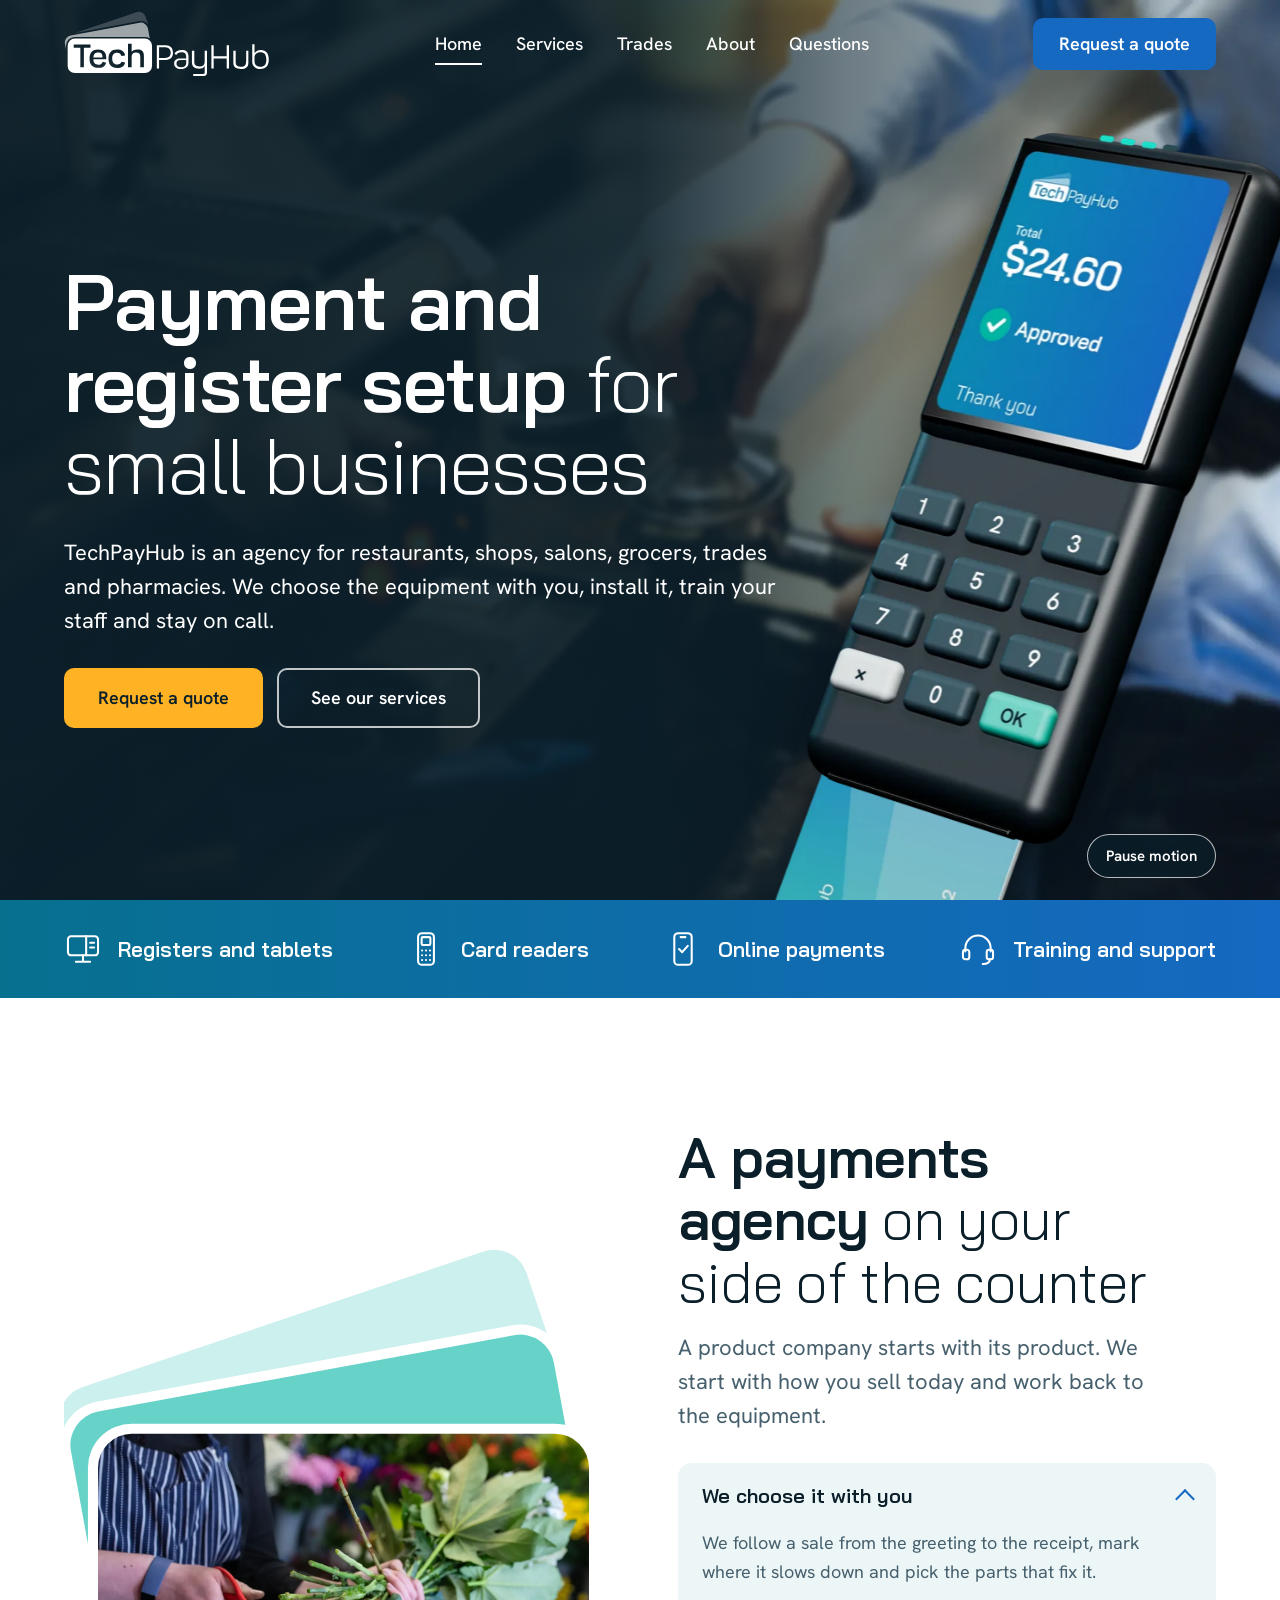
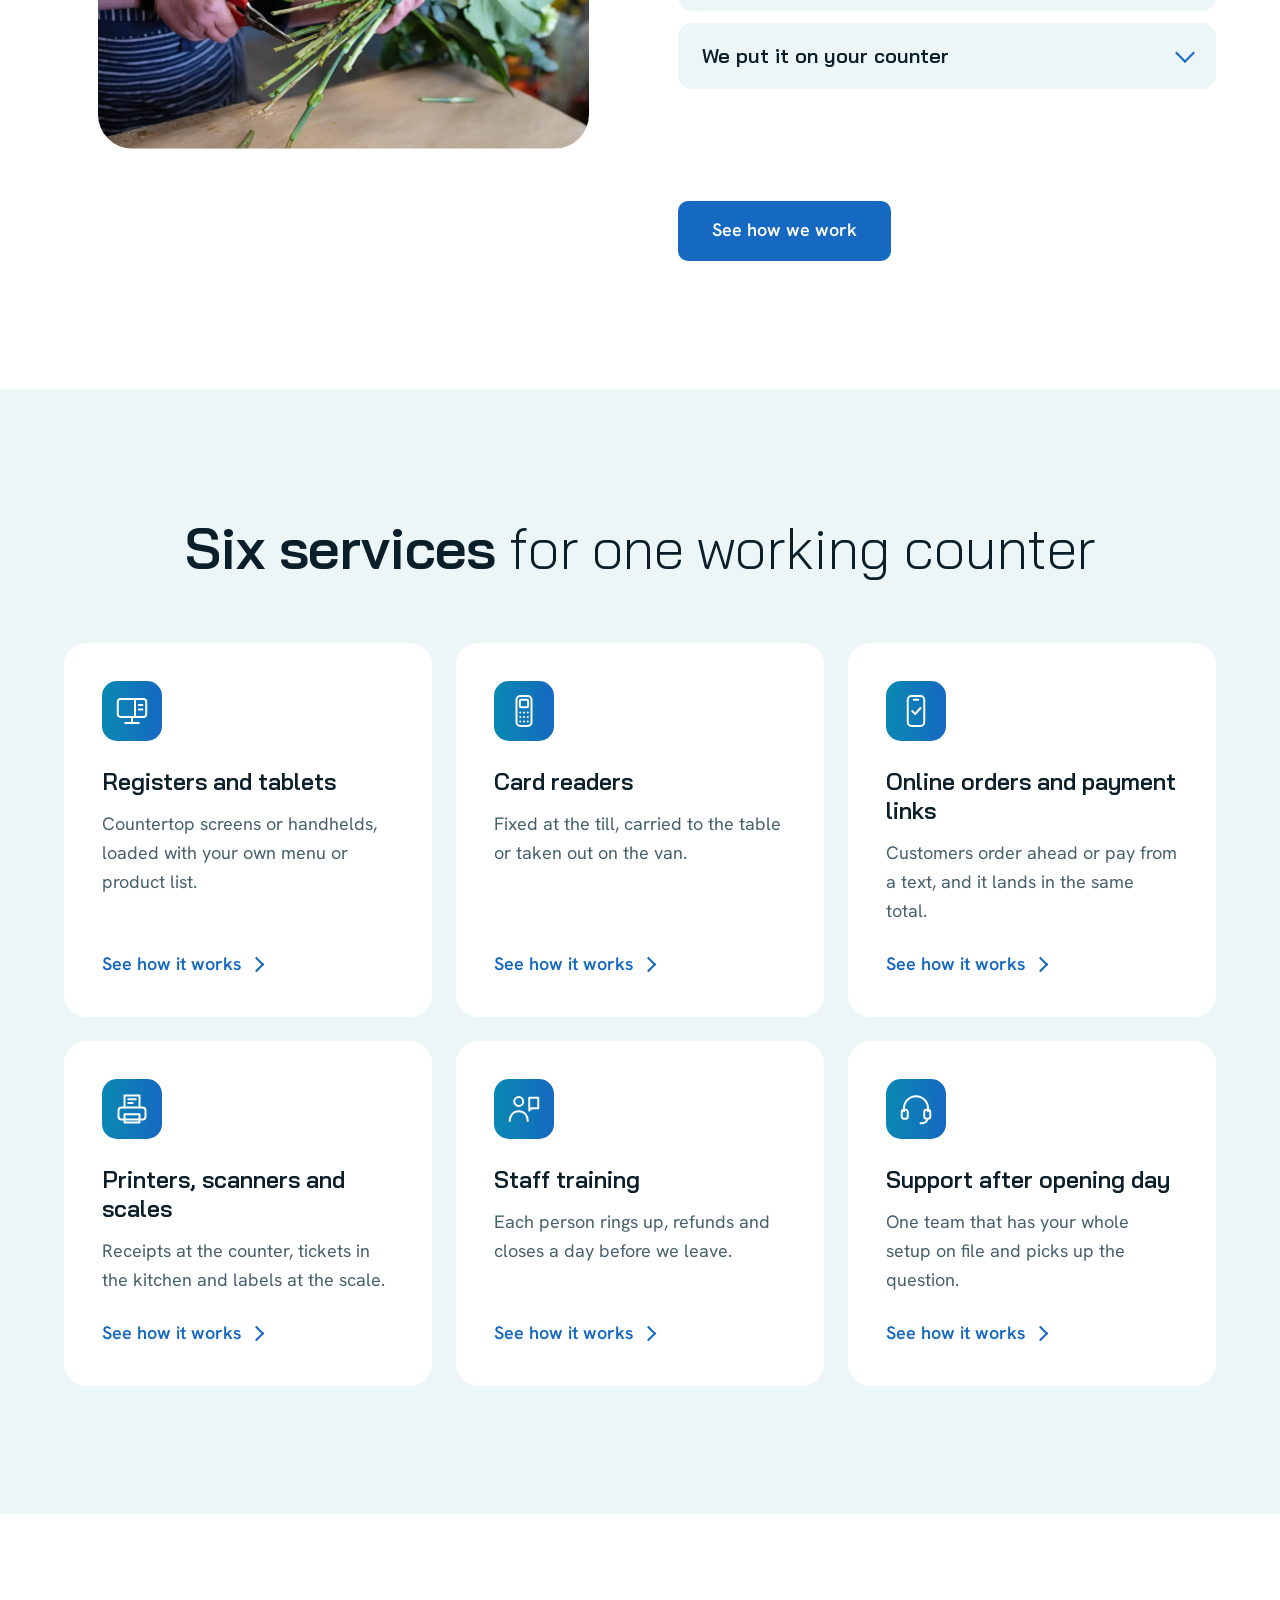
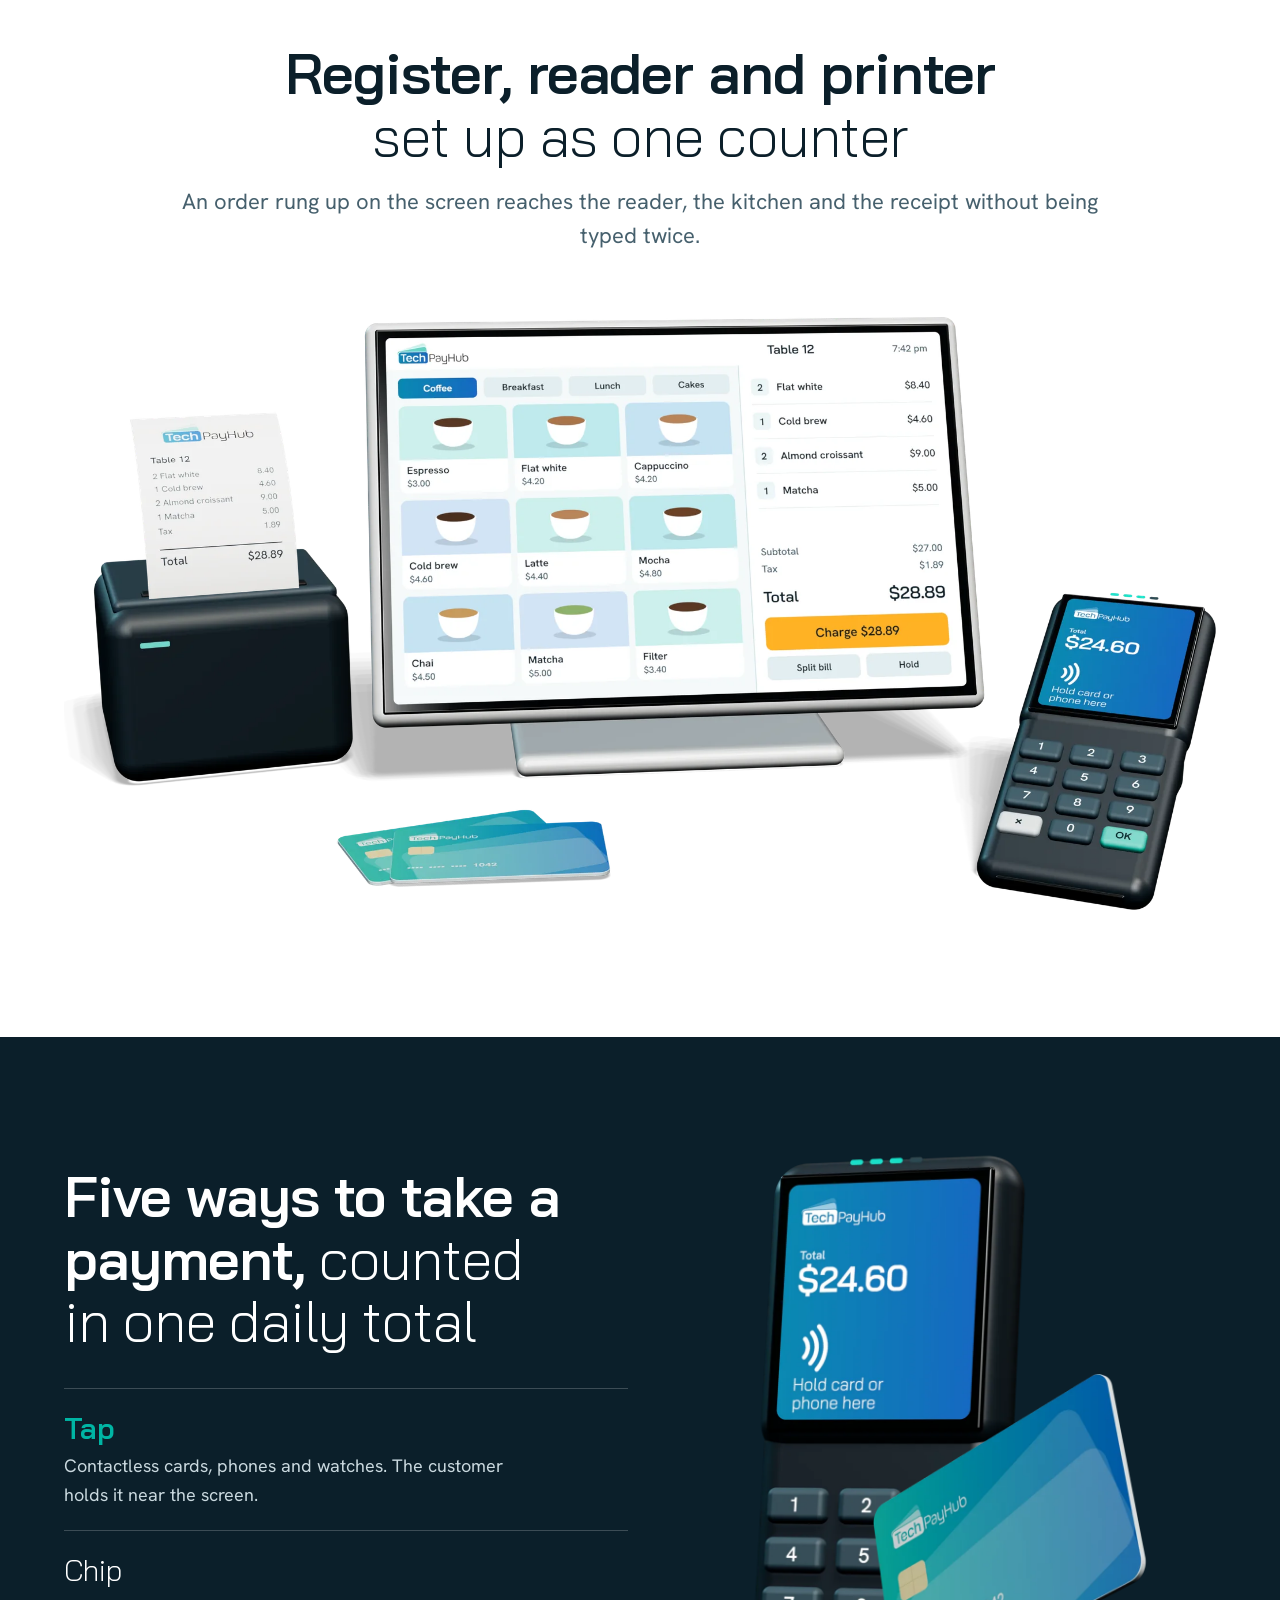
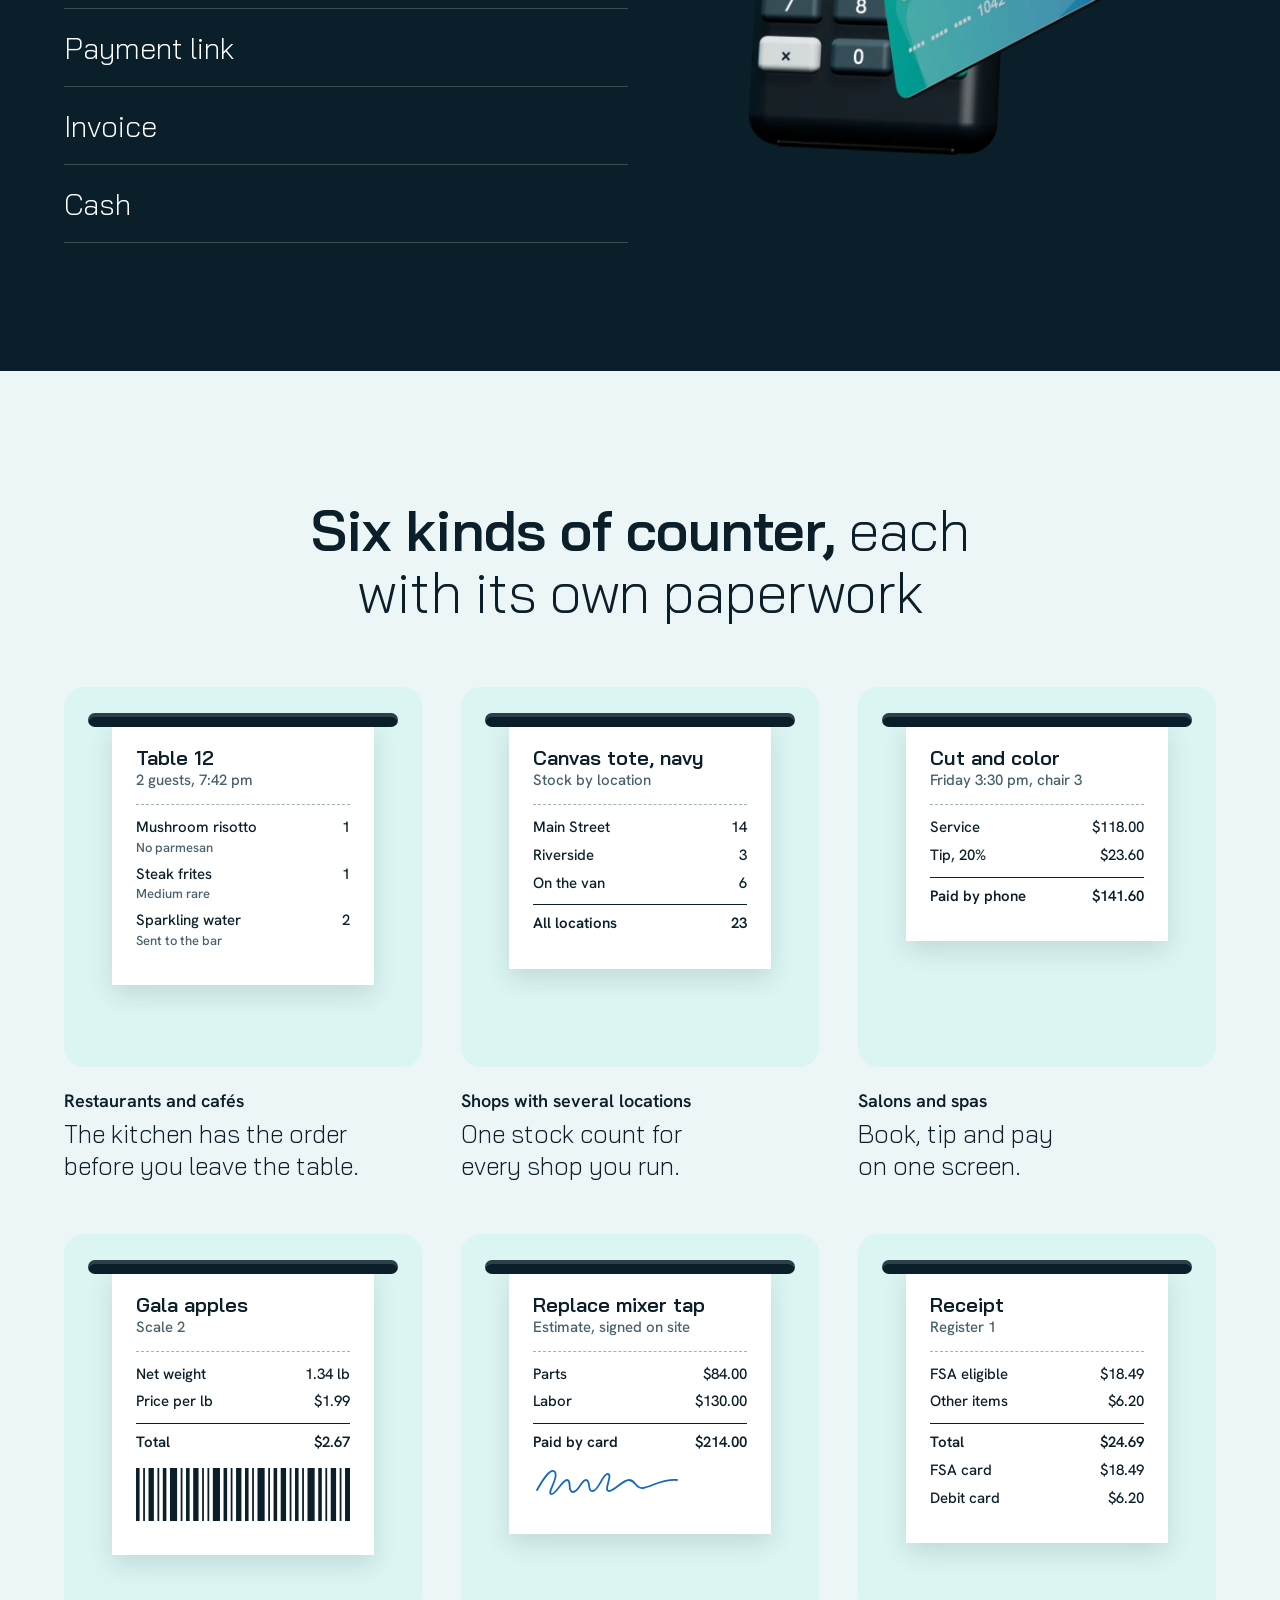
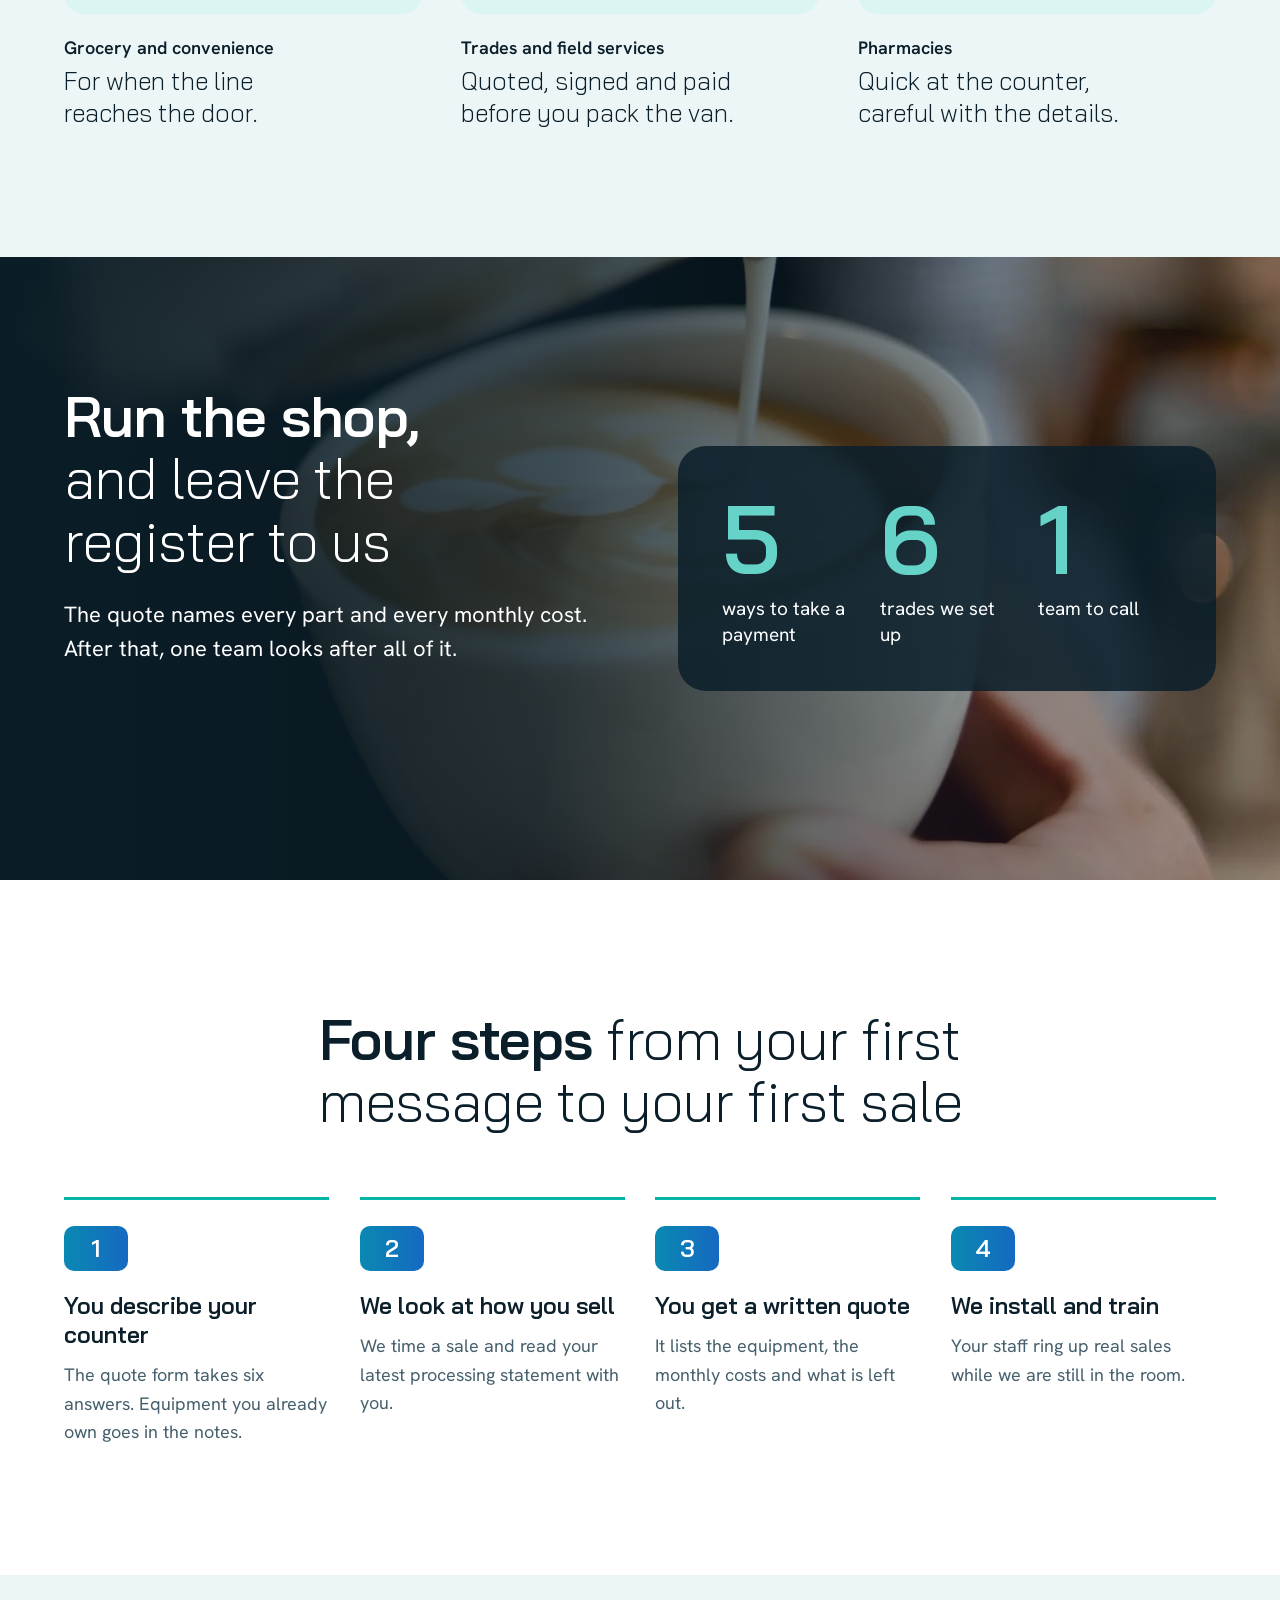
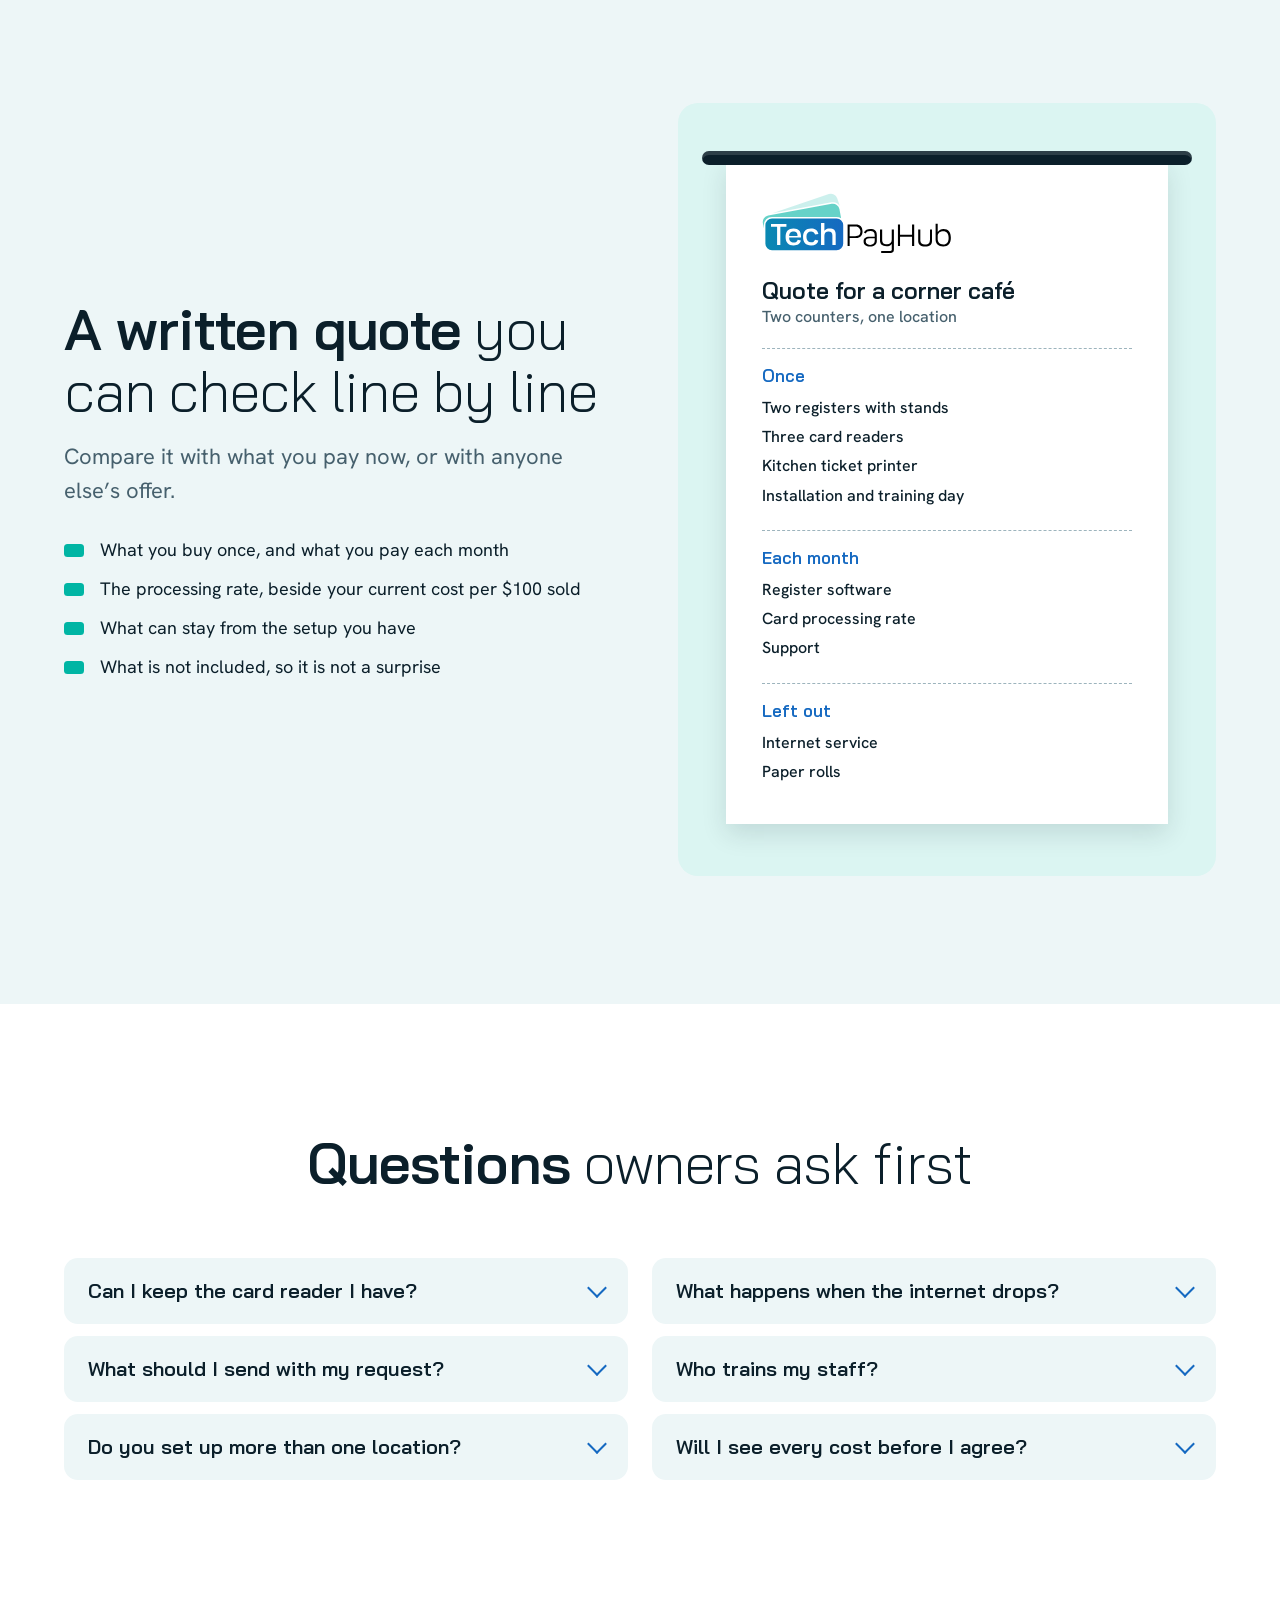
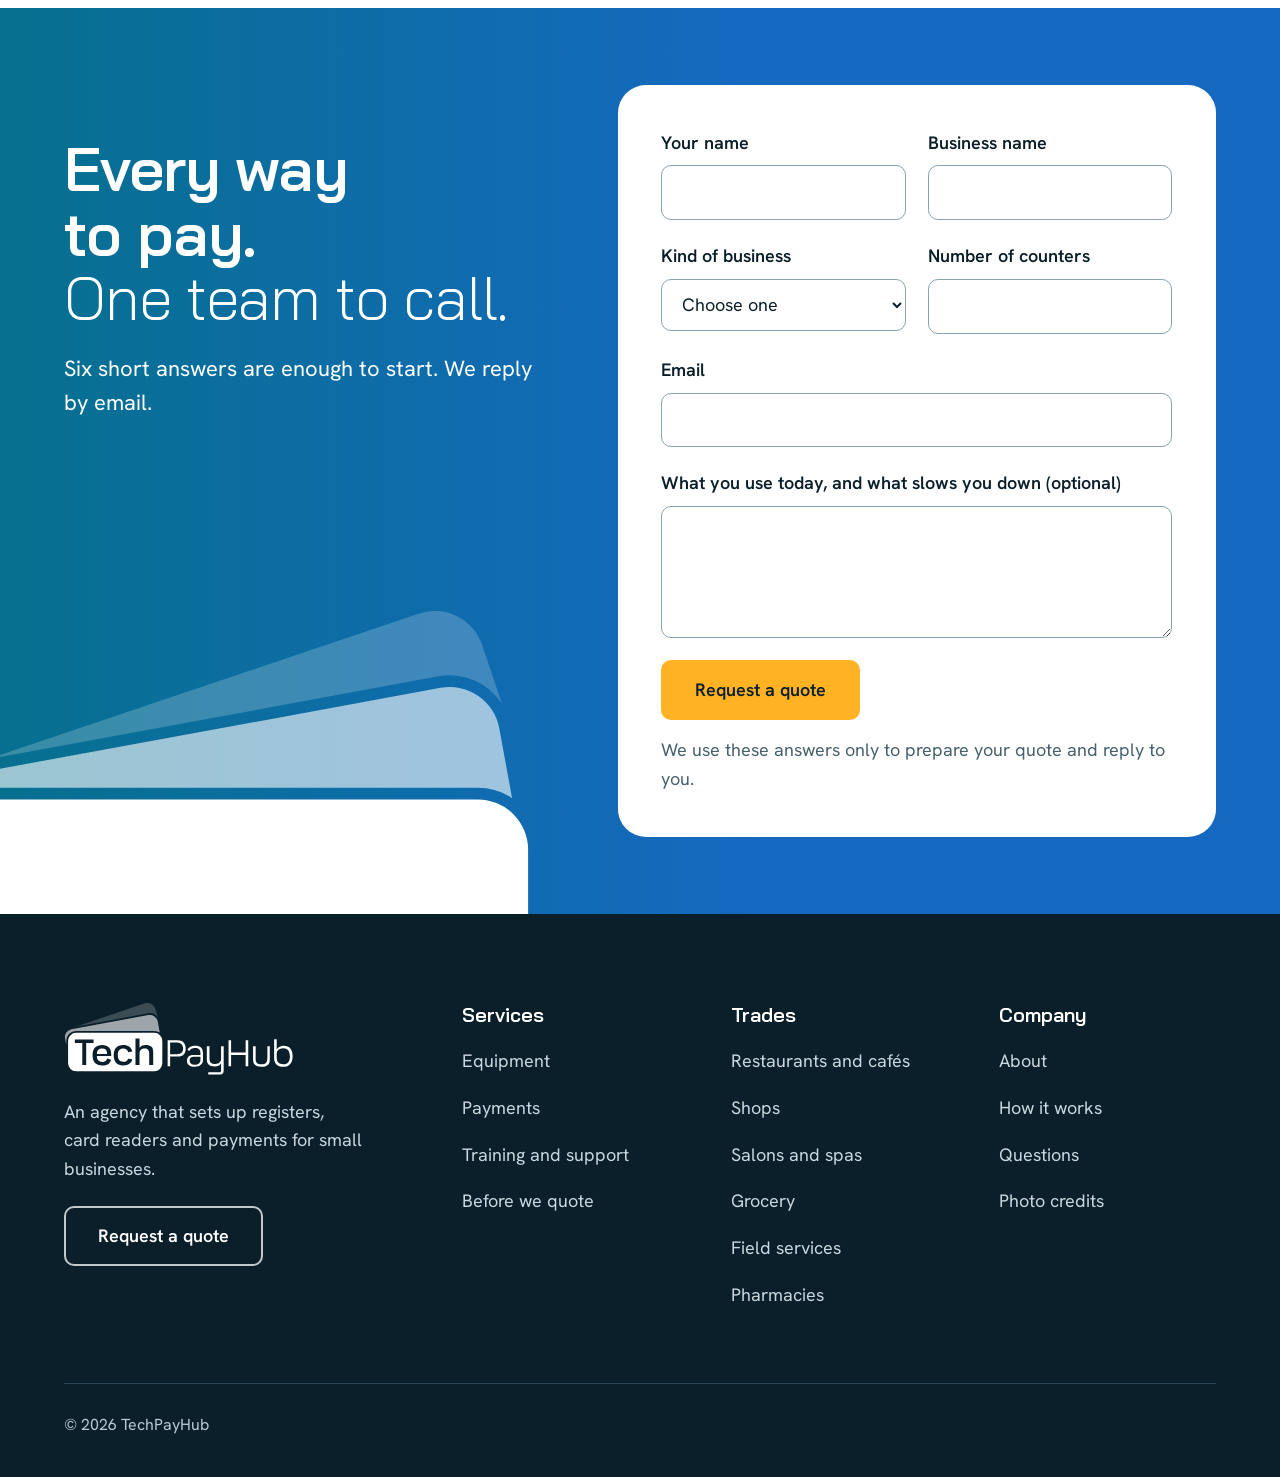
<file: index.html>
<!doctype html>
<html lang="en">
<head>
<meta charset="utf-8">
<meta name="viewport" content="width=device-width, initial-scale=1, viewport-fit=cover">
<title>TechPayHub: payment and register setup for small businesses</title>
<meta name="description" content="An agency that chooses, installs and supports registers, card readers and payments for small businesses.">
<meta property="og:title" content="TechPayHub: payment and register setup for small businesses">
<meta property="og:description" content="An agency that chooses, installs and supports registers, card readers and payments for small businesses.">
<meta property="og:type" content="website">
<meta property="og:image" content="assets/share.jpg">
<meta name="twitter:card" content="summary_large_image">
<meta name="theme-color" content="#FFFFFF">
<!-- Add your domain, then switch this on: <link rel="canonical" href="https://YOUR-DOMAIN/"> -->
<link rel="icon" href="assets/icon.svg" type="image/svg+xml">
<link rel="alternate icon" href="assets/favicon.ico">
<link rel="apple-touch-icon" href="assets/favicon-180.png">
<link rel="preconnect" href="https://fonts.googleapis.com">
<link rel="preconnect" href="https://fonts.gstatic.com" crossorigin>
<link rel="stylesheet" href="https://fonts.googleapis.com/css2?family=Bai+Jamjuree:wght@300;600&family=Hanken+Grotesk:wght@400;500;600&display=swap">
<link rel="stylesheet" href="assets/site.css">
</head>
<body>
<a class="skip" href="#main">Skip to content</a>
<svg width="0" height="0" style="position:absolute" aria-hidden="true"><defs><linearGradient id="tph-card" x1="0" y1="0" x2="1" y2="0"><stop offset="0" stop-color="#0A89B2"/><stop offset="1" stop-color="#1569C1"/></linearGradient><symbol id="logo" viewBox="0 0 992 317"><g transform="translate(4 4)"><path fill="#00B5A4" fill-opacity=".2" d="M49.93 101.41L345.03 1.81A34.39 34.39 0 0 1 388.61 23.39L402.18 63.6A42.39 42.39 0 0 0 358.77 44.69L49.93 101.41Z"/><path fill="#00B5A4" fill-opacity=".6" d="M28.17 113.54L360.22 52.56A34.39 34.39 0 0 1 400.25 80.17L409.03 127.97A42.39 42.39 0 0 0 385.58 120.89L47.98 120.89A42.39 42.39 0 0 0 5.59 163.28L5.59 180.95L0.57 153.57A34.39 34.39 0 0 1 28.17 113.54Z"/><path fill="url(#tph-card)" d="M47.98 128.89L385.58 128.89A34.39 34.39 0 0 1 419.97 163.28L419.97 260.51A34.39 34.39 0 0 1 385.58 294.9L47.98 294.9A34.39 34.39 0 0 1 13.59 260.51L13.59 163.28A34.39 34.39 0 0 1 47.98 128.89Z"/><path fill="#fff" fill-rule="evenodd" d="M42.75 157.27H123.46V172.77H91.72V267.29H74.72V172.77H42.75ZM199.52 228.77H138.02C135.96 245.72 147.5 254.84 161.88 254.84C171.12 254.84 180.17 250.02 182.28 239.88L199 244.63C193.89 262.11 182.88 269.87 160.67 269.87C133.64 269.87 119.2 254.54 119.2 225.71C119.2 195.72 133.64 181.09 160.53 181.09C187.12 181.09 199.52 196.01 199.52 220.88ZM138.02 220.26H181.37C182.88 202.67 172.9 196.43 160 196.43C149.32 196.43 136.99 202.67 138.02 220.26ZM290.46 209.99C286.85 189.63 272.19 181.09 251.83 181.09C223.7 181.09 210.31 196.85 210.31 225.99C210.31 253.91 223.79 269.94 251.83 269.94C273.43 269.94 286.54 261.45 290.25 243.49L272.63 240.5C269.08 249.43 264.25 253.76 252.04 253.76C236.05 253.76 227.99 242.92 227.99 224.82C227.99 206.94 236.05 196.88 251.95 196.88C262.28 196.88 270.17 202.53 272.84 212.75ZM304.23 153.29H321.71V192.83C329.51 184.22 336.6 181.17 347.83 181.17C371.5 181.17 380.71 189.87 380.71 211.25V267.46H363.48V218.43C363.48 203.06 358.01 196.42 343.26 196.42C329.87 196.42 321.71 202.92 321.71 219.46V267.46H304.23Z"/><path fill="#000000" fill-rule="evenodd" d="M442.98 160.76H485.87C508.61 160.76 520.91 174.28 520.91 197.5C520.91 218.74 508.61 231.51 487.73 231.51H453.72V273.01H442.98ZM453.72 170.5V221.76H482.38C502.15 221.76 509.81 212.57 509.81 196C509.81 184.64 502.15 170.5 483.84 170.5ZM528.26 202.33C533.6 189.91 547.36 184.27 561.08 184.27C584.56 184.27 595.48 193.54 595.48 215.61V246.68C595.48 264.18 581.61 275.6 559.52 275.6C539.47 275.6 526.44 267.12 526.44 249.28C526.44 232.36 538.04 224.75 555.19 224.75H584.52V217.57C584.52 200.71 576.43 194.78 562.31 194.78C546.5 194.78 543.42 198.97 536.25 207.72ZM584.52 232.27H558.82C542.81 232.27 537.81 237.88 537.81 249.8C537.81 259.76 544.93 267.12 560.15 267.12C575.13 267.12 584.52 258.13 584.52 247.28ZM611.97 187.05H623.47V239.77C623.47 256.08 630.79 263.36 649.03 263.36C663.83 263.36 673.47 256.08 673.47 240.11V187.05H684.72V291.55C684.72 303.8 679.52 308.77 669.64 308.77H618.25V298.78H665.35C672.03 298.78 673.47 294.68 673.47 294.22V260.71C667.64 270.63 659.54 273.76 646.13 273.76C623.95 273.76 611.97 263.72 611.97 242.8ZM705.73 160.79H716.72V213.52H779.47V160.79H790.71V273.01H779.47V224.27H716.72V273.01H705.73ZM811.48 187.04H822.72V243.9C822.72 258.7 832.74 264.97 846.62 264.97C867.3 264.97 873.36 258.7 873.36 231.07V187.04H883.72V246.08C883.72 265.7 870.95 275.54 848.42 275.54C823.37 275.54 811.48 265.7 811.48 245.6ZM902.46 156.55H913.47V199.4C921.39 189.4 930.88 184.29 943.52 184.29C969.1 184.29 982.13 201.08 982.13 229.94C982.13 259.49 968.23 275.61 942.43 275.61C915.74 275.61 902.46 259.11 902.46 240.37ZM913.47 236.73C913.47 252.67 921.98 264.71 943 264.71C960.99 264.71 970.42 252.67 970.42 230.79C970.42 207.28 960.99 195.21 941.81 195.21C923.05 195.21 913.47 207.28 913.47 219Z"/></g></symbol><symbol id="logo-w" viewBox="0 0 992 317"><g transform="translate(4 4)"><path fill="#fff" fill-opacity="0.2" d="M49.93 101.41L345.03 1.81A34.39 34.39 0 0 1 388.61 23.39L402.18 63.6A42.39 42.39 0 0 0 358.77 44.69L49.93 101.41Z"/><path fill="#fff" fill-opacity="0.6" d="M28.17 113.54L360.22 52.56A34.39 34.39 0 0 1 400.25 80.17L409.03 127.97A42.39 42.39 0 0 0 385.58 120.89L47.98 120.89A42.39 42.39 0 0 0 5.59 163.28L5.59 180.95L0.57 153.57A34.39 34.39 0 0 1 28.17 113.54Z"/><path fill="#fff" fill-rule="evenodd" d="M47.98 128.89L385.58 128.89A34.39 34.39 0 0 1 419.97 163.28L419.97 260.51A34.39 34.39 0 0 1 385.58 294.9L47.98 294.9A34.39 34.39 0 0 1 13.59 260.51L13.59 163.28A34.39 34.39 0 0 1 47.98 128.89ZM42.75 157.27H123.46V172.77H91.72V267.29H74.72V172.77H42.75ZM199.52 228.77H138.02C135.96 245.72 147.5 254.84 161.88 254.84C171.12 254.84 180.17 250.02 182.28 239.88L199 244.63C193.89 262.11 182.88 269.87 160.67 269.87C133.64 269.87 119.2 254.54 119.2 225.71C119.2 195.72 133.64 181.09 160.53 181.09C187.12 181.09 199.52 196.01 199.52 220.88ZM138.02 220.26H181.37C182.88 202.67 172.9 196.43 160 196.43C149.32 196.43 136.99 202.67 138.02 220.26ZM290.46 209.99C286.85 189.63 272.19 181.09 251.83 181.09C223.7 181.09 210.31 196.85 210.31 225.99C210.31 253.91 223.79 269.94 251.83 269.94C273.43 269.94 286.54 261.45 290.25 243.49L272.63 240.5C269.08 249.43 264.25 253.76 252.04 253.76C236.05 253.76 227.99 242.92 227.99 224.82C227.99 206.94 236.05 196.88 251.95 196.88C262.28 196.88 270.17 202.53 272.84 212.75ZM304.23 153.29H321.71V192.83C329.51 184.22 336.6 181.17 347.83 181.17C371.5 181.17 380.71 189.87 380.71 211.25V267.46H363.48V218.43C363.48 203.06 358.01 196.42 343.26 196.42C329.87 196.42 321.71 202.92 321.71 219.46V267.46H304.23Z"/><path fill="#fff" fill-rule="evenodd" d="M442.98 160.76H485.87C508.61 160.76 520.91 174.28 520.91 197.5C520.91 218.74 508.61 231.51 487.73 231.51H453.72V273.01H442.98ZM453.72 170.5V221.76H482.38C502.15 221.76 509.81 212.57 509.81 196C509.81 184.64 502.15 170.5 483.84 170.5ZM528.26 202.33C533.6 189.91 547.36 184.27 561.08 184.27C584.56 184.27 595.48 193.54 595.48 215.61V246.68C595.48 264.18 581.61 275.6 559.52 275.6C539.47 275.6 526.44 267.12 526.44 249.28C526.44 232.36 538.04 224.75 555.19 224.75H584.52V217.57C584.52 200.71 576.43 194.78 562.31 194.78C546.5 194.78 543.42 198.97 536.25 207.72ZM584.52 232.27H558.82C542.81 232.27 537.81 237.88 537.81 249.8C537.81 259.76 544.93 267.12 560.15 267.12C575.13 267.12 584.52 258.13 584.52 247.28ZM611.97 187.05H623.47V239.77C623.47 256.08 630.79 263.36 649.03 263.36C663.83 263.36 673.47 256.08 673.47 240.11V187.05H684.72V291.55C684.72 303.8 679.52 308.77 669.64 308.77H618.25V298.78H665.35C672.03 298.78 673.47 294.68 673.47 294.22V260.71C667.64 270.63 659.54 273.76 646.13 273.76C623.95 273.76 611.97 263.72 611.97 242.8ZM705.73 160.79H716.72V213.52H779.47V160.79H790.71V273.01H779.47V224.27H716.72V273.01H705.73ZM811.48 187.04H822.72V243.9C822.72 258.7 832.74 264.97 846.62 264.97C867.3 264.97 873.36 258.7 873.36 231.07V187.04H883.72V246.08C883.72 265.7 870.95 275.54 848.42 275.54C823.37 275.54 811.48 265.7 811.48 245.6ZM902.46 156.55H913.47V199.4C921.39 189.4 930.88 184.29 943.52 184.29C969.1 184.29 982.13 201.08 982.13 229.94C982.13 259.49 968.23 275.61 942.43 275.61C915.74 275.61 902.46 259.11 902.46 240.37ZM913.47 236.73C913.47 252.67 921.98 264.71 943 264.71C960.99 264.71 970.42 252.67 970.42 230.79C970.42 207.28 960.99 195.21 941.81 195.21C923.05 195.21 913.47 207.28 913.47 219Z"/></g></symbol><symbol id="stk-w" viewBox="0 0 424 296"><path fill="#fff" fill-opacity=".2" d="M49.93 101.41L345.03 1.81A34.39 34.39 0 0 1 388.61 23.39L402.18 63.6A42.39 42.39 0 0 0 358.77 44.69L49.93 101.41Z"/><path fill="#fff" fill-opacity=".6" d="M28.17 113.54L360.22 52.56A34.39 34.39 0 0 1 400.25 80.17L409.03 127.97A42.39 42.39 0 0 0 385.58 120.89L47.98 120.89A42.39 42.39 0 0 0 5.59 163.28L5.59 180.95L0.57 153.57A34.39 34.39 0 0 1 28.17 113.54Z"/><path fill="#fff" d="M47.98 128.89L385.58 128.89A34.39 34.39 0 0 1 419.97 163.28L419.97 260.51A34.39 34.39 0 0 1 385.58 294.9L47.98 294.9A34.39 34.39 0 0 1 13.59 260.51L13.59 163.28A34.39 34.39 0 0 1 47.98 128.89Z"/></symbol><symbol id="stk-c" viewBox="0 0 424 296"><path fill="#00B5A4" fill-opacity=".2" d="M49.93 101.41L345.03 1.81A34.39 34.39 0 0 1 388.61 23.39L402.18 63.6A42.39 42.39 0 0 0 358.77 44.69L49.93 101.41Z"/><path fill="#00B5A4" fill-opacity=".6" d="M28.17 113.54L360.22 52.56A34.39 34.39 0 0 1 400.25 80.17L409.03 127.97A42.39 42.39 0 0 0 385.58 120.89L47.98 120.89A42.39 42.39 0 0 0 5.59 163.28L5.59 180.95L0.57 153.57A34.39 34.39 0 0 1 28.17 113.54Z"/><path fill="url(#tph-card)" d="M47.98 128.89L385.58 128.89A34.39 34.39 0 0 1 419.97 163.28L419.97 260.51A34.39 34.39 0 0 1 385.58 294.9L47.98 294.9A34.39 34.39 0 0 1 13.59 260.51L13.59 163.28A34.39 34.39 0 0 1 47.98 128.89Z"/></symbol></defs></svg>
<header class="nav"><div class="wrap">
  <a class="logo" href="index.html" aria-label="TechPayHub home"><svg class="logo-dark" viewBox="0 0 992 317" role="img" aria-label="TechPayHub"><use href="#logo"/></svg><svg class="logo-light" viewBox="0 0 992 317" aria-hidden="true"><use href="#logo-w"/></svg></a>
  <ul id="menu"><li><a href="index.html" aria-current=page>Home</a></li><li><a href="services.html">Services</a></li><li><a href="trades.html">Trades</a></li><li><a href="about.html">About</a></li><li><a href="index.html#questions">Questions</a></li><li class="menu-cta"><a href="quote.html">Request a quote</a></li></ul>
  <a class="btn btn-blue" href="quote.html">Request a quote</a>
  <button class="burger" type="button" aria-label="Open menu" aria-expanded="false" aria-controls="menu"><i></i><i></i></button>
</div></header>
<main id="main">

<section class="hero"><div class="bg"><img src="assets/counter-blur-1000.webp" srcset="assets/counter-blur-1000.webp 1000w, assets/counter-blur-2000.webp 2000w" sizes="100vw" width="2000" height="1150" alt="" fetchpriority="high"></div><div class="wrap">
<div class="copy"><h1><b>Payment and register setup</b> for small businesses</h1>
<p class="lead">TechPayHub is an agency for restaurants, shops, salons, grocers, trades and pharmacies. We choose the equipment with you, install it, train your staff and stay on call.</p>
<div class="btns"><a class="btn btn-go" href="quote.html">Request a quote</a><a class="btn btn-line" href="services.html">See our services</a></div></div>
<div class="dev" role="img" aria-label="A card slides into a TechPayHub card reader, and the screen shows the payment approved"><div class="rig"><div class="float"><img class="sh" src="assets/hero-shadow.webp" alt="" style="left:-15.601%;top:-8.969%;width:131.201%"><img src="assets/hero-card-640.webp" srcset="assets/hero-card-640.webp 640w, assets/hero-card-1282.webp 1282w" sizes="(max-width: 860px) 300px, 600px" width="1282" height="2230" alt="" class="cd"><img src="assets/hero-reader-640.webp" srcset="assets/hero-reader-640.webp 640w, assets/hero-reader-1282.webp 1282w" sizes="(max-width: 860px) 300px, 600px" width="1282" height="2230" alt=""><img class="st ask" src="assets/hero-ask-682.webp" alt="" style="left:36.115%;top:1.883%;width:53.198%"><img class="st off" src="assets/hero-off-682.webp" alt="" style="left:36.115%;top:1.883%;width:53.198%"></div></div></div><button class="still" type="button" aria-pressed="false" hidden>Pause motion</button></div></section>
<div class="strip"><div class="wrap"><ul><li><svg class="ic" viewBox="0 0 48 48" fill="none" stroke="currentColor" stroke-width="2.6" stroke-linecap="round" stroke-linejoin="round" aria-hidden="true"><rect x="5" y="8" width="38" height="24" rx="4"/><path d="M24 32v7M15 40h18M28 8v24M33 16h5M33 22h5"/></svg>Registers and tablets</li><li><svg class="ic" viewBox="0 0 48 48" fill="none" stroke="currentColor" stroke-width="2.6" stroke-linecap="round" stroke-linejoin="round" aria-hidden="true"><rect x="14" y="4" width="20" height="40" rx="5"/><rect x="18.5" y="9" width="11" height="10" rx="1.5"/><path d="M19 26h.1M24 26h.1M29 26h.1M19 32h.1M24 32h.1M29 32h.1M19 38h.1M24 38h.1M29 38h.1"/></svg>Card readers</li><li><svg class="ic" viewBox="0 0 48 48" fill="none" stroke="currentColor" stroke-width="2.6" stroke-linecap="round" stroke-linejoin="round" aria-hidden="true"><rect x="13" y="4" width="22" height="40" rx="5"/><path d="M21 9h6M19 24l4 4 7-8"/></svg>Online payments</li><li><svg class="ic" viewBox="0 0 48 48" fill="none" stroke="currentColor" stroke-width="2.6" stroke-linecap="round" stroke-linejoin="round" aria-hidden="true"><path d="M8 27v-4a16 16 0 0 1 32 0v4"/><rect x="5" y="25" width="8" height="12" rx="3"/><rect x="35" y="25" width="8" height="12" rx="3"/><path d="M39 37c0 4-4 6-9 6"/></svg>Training and support</li></ul></div></div>

<section><div class="wrap"><div class="two intro"><svg class="fan " viewBox="-44 -100 854 850" role="img" aria-label="A florist trimming stems at a paper-covered shop counter"><defs>
<clipPath id="cfa"><rect x="10" y="230" width="780" height="500" rx="54"/></clipPath>
<mask id="mba" maskUnits="userSpaceOnUse" x="-60" y="-120" width="960" height="900"><rect x="-60" y="-120" width="960" height="900" fill="#fff"/><rect x="-406" y="-266" width="812" height="532" rx="70" fill="#000" transform="translate(386 380) rotate(-10.4)"/><rect x="-406" y="-266" width="812" height="532" rx="70" fill="#000" transform="translate(400 480) rotate(0)"/><rect x="560" y="110" width="340" height="700" fill="#000"/></mask>
<mask id="mma" maskUnits="userSpaceOnUse" x="-60" y="-120" width="960" height="900"><rect x="-60" y="-120" width="960" height="900" fill="#fff"/><rect x="-406" y="-266" width="812" height="532" rx="70" fill="#000" transform="translate(400 480) rotate(0)"/><rect x="640" y="260" width="260" height="540" fill="#000"/></mask></defs>
<g mask="url(#mba)"><g class="b"><rect x="-390" y="-250" width="780" height="500" rx="54" fill="#00B5A4" fill-opacity=".2" transform="translate(384 285) rotate(-18.65)"/></g></g>
<g mask="url(#mma)"><g class="m"><rect x="-390" y="-250" width="780" height="500" rx="54" fill="#00B5A4" fill-opacity=".6" transform="translate(386 380) rotate(-10.4)"/></g></g>
<g clip-path="url(#cfa)"><image href="assets/florist-wide-1600.webp" x="10" y="220" width="780" height="520" preserveAspectRatio="xMidYMid slice"/></g></svg>
<div><div class="head" style="margin-bottom:30px"><h2><b>A payments agency</b> on your side of the counter</h2><p class="lead">A product company starts with its product. We start with how you sell today and work back to the equipment.</p></div>
<div class="acc"><details open name="how"><summary>We choose it with you</summary><p>We follow a sale from the greeting to the receipt, mark where it slows down and pick the parts that fix it.</p></details><details name="how"><summary>We put it on your counter</summary><p>We bring the equipment, connect it, load your products and run a real sale before we go.</p></details><details name="how"><summary>We stay on call</summary><p>Reader, register or internet, you call one team that has the whole setup on file.</p></details></div>
<a class="btn btn-blue" href="about.html" style="margin-top:34px">See how we work</a></div></div></div></section>

<section class="mist"><div class="wrap"><div class="head mid"><h2><b>Six services</b> for one working counter</h2></div><div class="svs"><a class="sv" href="services.html#tech"><svg class="ic" viewBox="0 0 48 48" fill="none" stroke="currentColor" stroke-width="2.6" stroke-linecap="round" stroke-linejoin="round" aria-hidden="true"><rect x="5" y="8" width="38" height="24" rx="4"/><path d="M24 32v7M15 40h18M28 8v24M33 16h5M33 22h5"/></svg><h3>Registers and tablets</h3><p>Countertop screens or handhelds, loaded with your own menu or product list.</p><span class="go">See how it works</span></a><a class="sv" href="services.html#tech"><svg class="ic" viewBox="0 0 48 48" fill="none" stroke="currentColor" stroke-width="2.6" stroke-linecap="round" stroke-linejoin="round" aria-hidden="true"><rect x="14" y="4" width="20" height="40" rx="5"/><rect x="18.5" y="9" width="11" height="10" rx="1.5"/><path d="M19 26h.1M24 26h.1M29 26h.1M19 32h.1M24 32h.1M29 32h.1M19 38h.1M24 38h.1M29 38h.1"/></svg><h3>Card readers</h3><p>Fixed at the till, carried to the table or taken out on the van.</p><span class="go">See how it works</span></a><a class="sv" href="services.html#pay"><svg class="ic" viewBox="0 0 48 48" fill="none" stroke="currentColor" stroke-width="2.6" stroke-linecap="round" stroke-linejoin="round" aria-hidden="true"><rect x="13" y="4" width="22" height="40" rx="5"/><path d="M21 9h6M19 24l4 4 7-8"/></svg><h3>Online orders and payment links</h3><p>Customers order ahead or pay from a text, and it lands in the same total.</p><span class="go">See how it works</span></a><a class="sv" href="services.html#tech"><svg class="ic" viewBox="0 0 48 48" fill="none" stroke="currentColor" stroke-width="2.6" stroke-linecap="round" stroke-linejoin="round" aria-hidden="true"><path d="M14 22V6h20v16"/><rect x="6" y="22" width="36" height="16" rx="4"/><path d="M14 31h20v11H14zM19 11h10M19 16h6"/></svg><h3>Printers, scanners and scales</h3><p>Receipts at the counter, tickets in the kitchen and labels at the scale.</p><span class="go">See how it works</span></a><a class="sv" href="services.html#hub"><svg class="ic" viewBox="0 0 48 48" fill="none" stroke="currentColor" stroke-width="2.6" stroke-linecap="round" stroke-linejoin="round" aria-hidden="true"><circle cx="17" cy="14" r="6"/><path d="M5 40c0-8 5-13 12-13s12 5 12 13"/><path d="M31 9h12v14h-9l-3 3z"/></svg><h3>Staff training</h3><p>Each person rings up, refunds and closes a day before we leave.</p><span class="go">See how it works</span></a><a class="sv" href="services.html#hub"><svg class="ic" viewBox="0 0 48 48" fill="none" stroke="currentColor" stroke-width="2.6" stroke-linecap="round" stroke-linejoin="round" aria-hidden="true"><path d="M8 27v-4a16 16 0 0 1 32 0v4"/><rect x="5" y="25" width="8" height="12" rx="3"/><rect x="35" y="25" width="8" height="12" rx="3"/><path d="M39 37c0 4-4 6-9 6"/></svg><h3>Support after opening day</h3><p>One team that has your whole setup on file and picks up the question.</p><span class="go">See how it works</span></a></div></div></section>

<section class="show"><div class="wrap"><div class="head mid"><h2><b>Register, reader and printer</b> set up as one counter</h2><p class="lead">An order rung up on the screen reaches the reader, the kitchen and the receipt without being typed twice.</p></div><div class="scene" role="img" aria-label="A counter setup with a register, a card reader, a receipt printer and two bank cards"><img class="reg" src="assets/set-reg-1298.webp" width="1298" height="808" alt="" loading="lazy" style="left:15.069%;top:0.000%;width:65.003%"><img class="prn" src="assets/set-prn-506.webp" width="506" height="418" alt="" loading="lazy" style="left:0.000%;top:38.817%;width:25.347%"><div class="feed"><img class="paper" src="assets/set-paper-300.webp" width="300" height="330" alt="" loading="lazy" style="left:5.552%;top:15.810%;width:15.003%"></div><img class="cards" src="assets/set-cards-483.webp" width="483" height="141" alt="" loading="lazy" style="left:23.430%;top:82.905%;width:24.190%"><img class="rdr" src="assets/set-rdr-470.webp" width="470" height="553" alt="" loading="lazy" style="left:76.471%;top:46.208%;width:23.529%"></div></div></section>

<section class="ink on-dark"><div class="wrap"><div class="pay"><div class="say"><div class="head" style="margin-bottom:36px"><h2><b>Five ways to take a payment,</b> counted in one daily total</h2></div>
<div class="methods" role="tablist" aria-label="Ways to pay" aria-orientation="vertical"><button role="tab" type="button" id="t-tap" aria-controls="p-tap" aria-selected="true" tabindex="0"><b>Tap</b><span><i>Contactless cards, phones and watches. The customer holds it near the screen.</i></span></button><button role="tab" type="button" id="t-chip" aria-controls="p-chip" aria-selected="false" tabindex="-1"><b>Chip</b><span><i>The customer inserts the card and follows the screen.</i></span></button><button role="tab" type="button" id="t-link" aria-controls="p-link" aria-selected="false" tabindex="-1"><b>Payment link</b><span><i>You text a link, and the customer pays from wherever they are.</i></span></button><button role="tab" type="button" id="t-invoice" aria-controls="p-invoice" aria-selected="false" tabindex="-1"><b>Invoice</b><span><i>You email the bill, and it is marked paid when the money arrives.</i></span></button><button role="tab" type="button" id="t-cash" aria-controls="p-cash" aria-selected="false" tabindex="-1"><b>Cash</b><span><i>The drawer opens, and the sale is counted with the rest of the day.</i></span></button></div></div><div class="scr" data-mode="tap"><img src="assets/pay-chip-card-525.webp" srcset="assets/pay-chip-card-525.webp 525w, assets/pay-chip-card-1050.webp 1050w" sizes="(max-width: 860px) 360px, 530px" width="1050" height="1510" alt="" loading=lazy class="cd chip"><div role="tabpanel" id="p-tap" aria-labelledby="t-tap" class="on"><img src="assets/pay-tap-525.webp" srcset="assets/pay-tap-525.webp 525w, assets/pay-tap-1050.webp 1050w" sizes="(max-width: 860px) 360px, 530px" width="1050" height="1510" alt="Card reader showing a total of $24.60 with a bank card held near it" loading=lazy></div><div role="tabpanel" id="p-chip" aria-labelledby="t-chip" class=""><img src="assets/pay-chip-525.webp" srcset="assets/pay-chip-525.webp 525w, assets/pay-chip-1050.webp 1050w" sizes="(max-width: 860px) 360px, 530px" width="1050" height="1510" alt="Card reader showing Approved with a bank card inserted" loading=lazy></div><div role="tabpanel" id="p-link" aria-labelledby="t-link" class=""><img src="assets/pay-link-525.webp" srcset="assets/pay-link-525.webp 525w, assets/pay-link-1050.webp 1050w" sizes="(max-width: 860px) 360px, 530px" width="1050" height="1510" alt="Card reader showing a payment link sent by text" loading=lazy></div><div role="tabpanel" id="p-invoice" aria-labelledby="t-invoice" class=""><img src="assets/pay-invoice-525.webp" srcset="assets/pay-invoice-525.webp 525w, assets/pay-invoice-1050.webp 1050w" sizes="(max-width: 860px) 360px, 530px" width="1050" height="1510" alt="Card reader showing invoice 1042 as paid" loading=lazy></div><div role="tabpanel" id="p-cash" aria-labelledby="t-cash" class=""><img src="assets/pay-cash-525.webp" srcset="assets/pay-cash-525.webp 525w, assets/pay-cash-1050.webp 1050w" sizes="(max-width: 860px) 360px, 530px" width="1050" height="1510" alt="Card reader showing $30.00 in cash and $5.40 change due" loading=lazy></div><img src="assets/pay-tap-card-525.webp" srcset="assets/pay-tap-card-525.webp 525w, assets/pay-tap-card-1050.webp 1050w" sizes="(max-width: 860px) 360px, 530px" width="1050" height="1510" alt="" loading=lazy class="cd tap"></div></div></div></section>

<section class="mist"><div class="wrap"><div class="head mid"><h2><b>Six kinds of counter,</b> each with its own paperwork</h2></div><div class="slips"><a href="trades.html#restaurant"><div class="slot"><div class="mouth"><div class="slip" role="img" aria-label="Kitchen ticket for table 12"><p class="ti">Table 12</p><p class="mu">2 guests, 7:42 pm</p><dl><div><dt>Mushroom risotto<small>No parmesan</small></dt><dd>1</dd></div><div><dt>Steak frites<small>Medium rare</small></dt><dd>1</dd></div><div><dt>Sparkling water<small>Sent to the bar</small></dt><dd>2</dd></div></dl></div></div></div><div><span class="n">Restaurants and cafés</span><b>The kitchen has the order before you leave the table.</b></div></a><a href="trades.html#retail"><div class="slot"><div class="mouth"><div class="slip" role="img" aria-label="Stock sheet for one item in two shops"><p class="ti">Canvas tote, navy</p><p class="mu">Stock by location</p><dl><div><dt>Main Street</dt><dd>14</dd></div><div><dt>Riverside</dt><dd>3</dd></div><div><dt>On the van</dt><dd>6</dd></div><div class="tot"><dt>All locations</dt><dd>23</dd></div></dl></div></div></div><div><span class="n">Shops with several locations</span><b>One stock count for every shop you run.</b></div></a><a href="trades.html#salon"><div class="slot"><div class="mouth"><div class="slip" role="img" aria-label="Appointment slip with tip and total"><p class="ti">Cut and color</p><p class="mu">Friday 3:30 pm, chair 3</p><dl><div><dt>Service</dt><dd>$118.00</dd></div><div><dt>Tip, 20%</dt><dd>$23.60</dd></div><div class="tot"><dt>Paid by phone</dt><dd>$141.60</dd></div></dl></div></div></div><div><span class="n">Salons and spas</span><b>Book, tip and pay on one screen.</b></div></a><a href="trades.html#grocery"><div class="slot"><div class="mouth"><div class="slip" role="img" aria-label="Scale label for apples"><p class="ti">Gala apples</p><p class="mu">Scale 2</p><dl><div><dt>Net weight</dt><dd>1.34 lb</dd></div><div><dt>Price per lb</dt><dd>$1.99</dd></div><div class="tot"><dt>Total</dt><dd>$2.67</dd></div></dl><svg viewBox="0 0 120 30" style="margin-top:14px;width:100%" aria-hidden="true"><rect x="0" width="2" height="30" fill="#0B1F2A"/><rect x="4" width="1" height="30" fill="#0B1F2A"/><rect x="7" width="3" height="30" fill="#0B1F2A"/><rect x="12" width="1" height="30" fill="#0B1F2A"/><rect x="15" width="2" height="30" fill="#0B1F2A"/><rect x="19" width="4" height="30" fill="#0B1F2A"/><rect x="25" width="1" height="30" fill="#0B1F2A"/><rect x="28" width="2" height="30" fill="#0B1F2A"/><rect x="32" width="3" height="30" fill="#0B1F2A"/><rect x="37" width="1" height="30" fill="#0B1F2A"/><rect x="40" width="1" height="30" fill="#0B1F2A"/><rect x="43" width="4" height="30" fill="#0B1F2A"/><rect x="49" width="2" height="30" fill="#0B1F2A"/><rect x="53" width="1" height="30" fill="#0B1F2A"/><rect x="56" width="3" height="30" fill="#0B1F2A"/><rect x="61" width="2" height="30" fill="#0B1F2A"/><rect x="65" width="1" height="30" fill="#0B1F2A"/><rect x="68" width="4" height="30" fill="#0B1F2A"/><rect x="74" width="1" height="30" fill="#0B1F2A"/><rect x="77" width="2" height="30" fill="#0B1F2A"/><rect x="81" width="3" height="30" fill="#0B1F2A"/><rect x="86" width="1" height="30" fill="#0B1F2A"/><rect x="89" width="2" height="30" fill="#0B1F2A"/><rect x="93" width="1" height="30" fill="#0B1F2A"/><rect x="96" width="4" height="30" fill="#0B1F2A"/><rect x="102" width="2" height="30" fill="#0B1F2A"/><rect x="106" width="1" height="30" fill="#0B1F2A"/><rect x="109" width="3" height="30" fill="#0B1F2A"/><rect x="114" width="1" height="30" fill="#0B1F2A"/><rect x="117" width="3" height="30" fill="#0B1F2A"/></svg></div></div></div><div><span class="n">Grocery and convenience</span><b>For when the line reaches the door.</b></div></a><a href="trades.html#field"><div class="slot"><div class="mouth"><div class="slip" role="img" aria-label="Signed estimate for a repair"><p class="ti">Replace mixer tap</p><p class="mu">Estimate, signed on site</p><dl><div><dt>Parts</dt><dd>$84.00</dd></div><div><dt>Labor</dt><dd>$130.00</dd></div><div class="tot"><dt>Paid by card</dt><dd>$214.00</dd></div></dl><svg viewBox="0 0 150 34" style="margin-top:12px;width:150px" fill="none" stroke="#1569C1" stroke-width="1.8" stroke-linecap="round" aria-hidden="true"><path d="M4 24c9-16 15-22 18-18 4 6-8 20-4 22s11-14 16-14 0 12 6 12 8-12 13-12 1 12 7 11 10-18 15-17-5 17 1 17 13-11 20-11 6 9 14 8 18-9 34-8"/></svg></div></div></div><div><span class="n">Trades and field services</span><b>Quoted, signed and paid before you pack the van.</b></div></a><a href="trades.html#pharmacy"><div class="slot"><div class="mouth"><div class="slip" role="img" aria-label="Receipt split between two cards"><p class="ti">Receipt</p><p class="mu">Register 1</p><dl><div><dt>FSA eligible</dt><dd>$18.49</dd></div><div><dt>Other items</dt><dd>$6.20</dd></div><div class="tot"><dt>Total</dt><dd>$24.69</dd></div><div><dt>FSA card</dt><dd>$18.49</dd></div><div><dt>Debit card</dt><dd>$6.20</dd></div></dl></div></div></div><div><span class="n">Pharmacies</span><b>Quick at the counter, careful with the details.</b></div></a></div></div></section>

<section class="band"><div class="bg"><img src="assets/latte-1000.webp" srcset="assets/latte-1000.webp 1000w, assets/latte-1920.webp 1920w" sizes="100vw" width="1920" height="1277" alt="" loading=lazy></div><div class="wrap"><div class="two"><div><h2><b>Run the shop,</b> and leave the register to us</h2><p class="lead">The quote names every part and every monthly cost. After that, one team looks after all of it.</p><a class="btn btn-go" href="quote.html">Request a quote</a></div>
<dl class="nums"><div><dt>5</dt><dd>ways to take a payment</dd></div><div><dt>6</dt><dd>trades we set up</dd></div><div><dt>1</dt><dd>team to call</dd></div></dl></div></div></section>

<section id="steps"><div class="wrap"><div class="head mid"><h2><b>Four steps</b> from your first message to your first sale</h2></div>
<ol class="four"><li><h3>You describe your counter</h3><p>The quote form takes six answers. Equipment you already own goes in the notes.</p></li><li><h3>We look at how you sell</h3><p>We time a sale and read your latest processing statement with you.</p></li><li><h3>You get a written quote</h3><p>It lists the equipment, the monthly costs and what is left out.</p></li><li><h3>We install and train</h3><p>Your staff ring up real sales while we are still in the room.</p></li></ol></div></section>

<section class="mist"><div class="wrap"><div class="two"><div><div class="head" style="margin-bottom:28px"><h2><b>A written quote</b> you can check line by line</h2><p class="lead">Compare it with what you pay now, or with anyone else’s offer.</p></div><ul class="ticks"><li>What you buy once, and what you pay each month</li><li>The processing rate, beside your current cost per $100 sold</li><li>What can stay from the setup you have</li><li>What is not included, so it is not a surprise</li></ul></div><div class="slot doc"><div class="mouth"><div class="slip doc" role="img" aria-label="Outline of a written quote with equipment, monthly costs and what is not included"><svg viewBox="0 0 992 317" style="width:190px" aria-hidden="true"><use href="#logo"/></svg><p class="ti" style="margin-top:22px">Quote for a corner café</p><p class="mu">Two counters, one location</p><h4>Once</h4><ul><li>Two registers with stands</li><li>Three card readers</li><li>Kitchen ticket printer</li><li>Installation and training day</li></ul><h4>Each month</h4><ul><li>Register software</li><li>Card processing rate</li><li>Support</li></ul><h4>Left out</h4><ul><li>Internet service</li><li>Paper rolls</li></ul></div></div></div></div></div></section>
<!-- Client reviews: add a section here once you have real ones. -->

<section id="questions"><div class="wrap"><div class="head mid"><h2><b>Questions</b> owners ask first</h2></div><div class="faq"><div><details><summary>Can I keep the card reader I have?</summary><p>Sometimes. It depends on the model and on the processor contract behind it. Put the make and model in your quote request and the quote will say whether it can stay.</p></details><details><summary>What should I send with my request?</summary><p>The number of counters, what you use today and, if you have it nearby, a recent card-processing statement. Leave out card numbers and passwords.</p></details><details><summary>Do you set up more than one location?</summary><p>Yes. Shops with several locations are one of the six trades we set up, with stock, prices and reports covering all of them.</p></details></div><div><details><summary>What happens when the internet drops?</summary><p>We check the signal at your counter before we quote and plan for it. How much you can do offline depends on the equipment you choose.</p></details><details><summary>Who trains my staff?</summary><p>We do, on the day we install. Your team rings up real sales while we are still in the room.</p></details><details><summary>Will I see every cost before I agree?</summary><p>The quote lists the equipment, the monthly costs and what is left out, so you can compare it line by line.</p></details></div></div></div></section>

<section class="close ask" id="quote"><div class="wrap"><div class="copy"><h2><b>Every way to pay.</b> One team to call.</h2><p class="lead">Six short answers are enough to start. We reply by email.</p><svg class="corner" viewBox="0 0 424 296" aria-hidden="true"><use href="#stk-w"/></svg></div><div class="sheet"><!-- Connect the form: put the address that receives requests (your form service or server) in data-endpoint. Until then it says it is not connected. -->
<form class="form" data-quote data-endpoint="" method="post" novalidate>
<div class="field"><label for="name">Your name</label><input id="name" name="name" autocomplete="name" aria-describedby="name-error" required><span class="err" id="name-error"></span></div>
<div class="field"><label for="business">Business name</label><input id="business" name="business" autocomplete="organization" aria-describedby="business-error" required><span class="err" id="business-error"></span></div>
<div class="field"><label for="trade">Kind of business</label><select id="trade" name="trade" aria-describedby="trade-error" required><option value="">Choose one</option><option value="restaurant">Restaurants and cafés</option><option value="retail">Shops with several locations</option><option value="salon">Salons and spas</option><option value="grocery">Grocery and convenience</option><option value="field">Trades and field services</option><option value="pharmacy">Pharmacies</option><option value="other">Something else</option></select><span class="err" id="trade-error"></span></div>
<div class="field"><label for="counters">Number of counters</label><input id="counters" name="counters" inputmode="numeric" aria-describedby="counters-error" required><span class="err" id="counters-error"></span></div>
<div class="field full"><label for="email">Email</label><input id="email" name="email" type="email" autocomplete="email" aria-describedby="email-error" required><span class="err" id="email-error"></span></div>
<div class="field full"><label for="notes">What you use today, and what slows you down (optional)</label><textarea id="notes" name="notes"></textarea><span class="err" id="notes-error"></span></div>
<div class="full" style="display:grid;gap:16px;justify-items:start"><button class="btn btn-go" type="submit">Request a quote</button><p class="status" role="status"></p><p class="muted">We use these answers only to prepare your quote and reply to you.</p></div>
</form></div></div></section>
</main>
<footer><div class="wrap">
  <div class="cols">
    <div class="who"><a class="logo" href="index.html" aria-label="TechPayHub home"><svg viewBox="0 0 992 317" role="img" aria-label="TechPayHub"><use href="#logo-w"/></svg></a><p>An agency that sets up registers, card readers and payments for small businesses.</p><a class="btn btn-line" href="quote.html">Request a quote</a></div>
    <div><h2>Services</h2><ul><li><a href="services.html#tech">Equipment</a></li><li><a href="services.html#pay">Payments</a></li><li><a href="services.html#hub">Training and support</a></li><li><a href="services.html#checks">Before we quote</a></li></ul></div>
    <div><h2>Trades</h2><ul><li><a href="trades.html#restaurant">Restaurants and cafés</a></li><li><a href="trades.html#retail">Shops</a></li><li><a href="trades.html#salon">Salons and spas</a></li><li><a href="trades.html#grocery">Grocery</a></li><li><a href="trades.html#field">Field services</a></li><li><a href="trades.html#pharmacy">Pharmacies</a></li></ul></div>
    <div><h2>Company</h2><ul><li><a href="about.html">About</a></li><li><a href="index.html#steps">How it works</a></li><li><a href="index.html#questions">Questions</a></li><li><a href="credits.html">Photo credits</a></li></ul></div>
  </div>
  <div class="legal"><span>© 2026 TechPayHub</span></div>
</div></footer>
<script src="assets/site.js" defer></script>
</body>
</html>
</file>
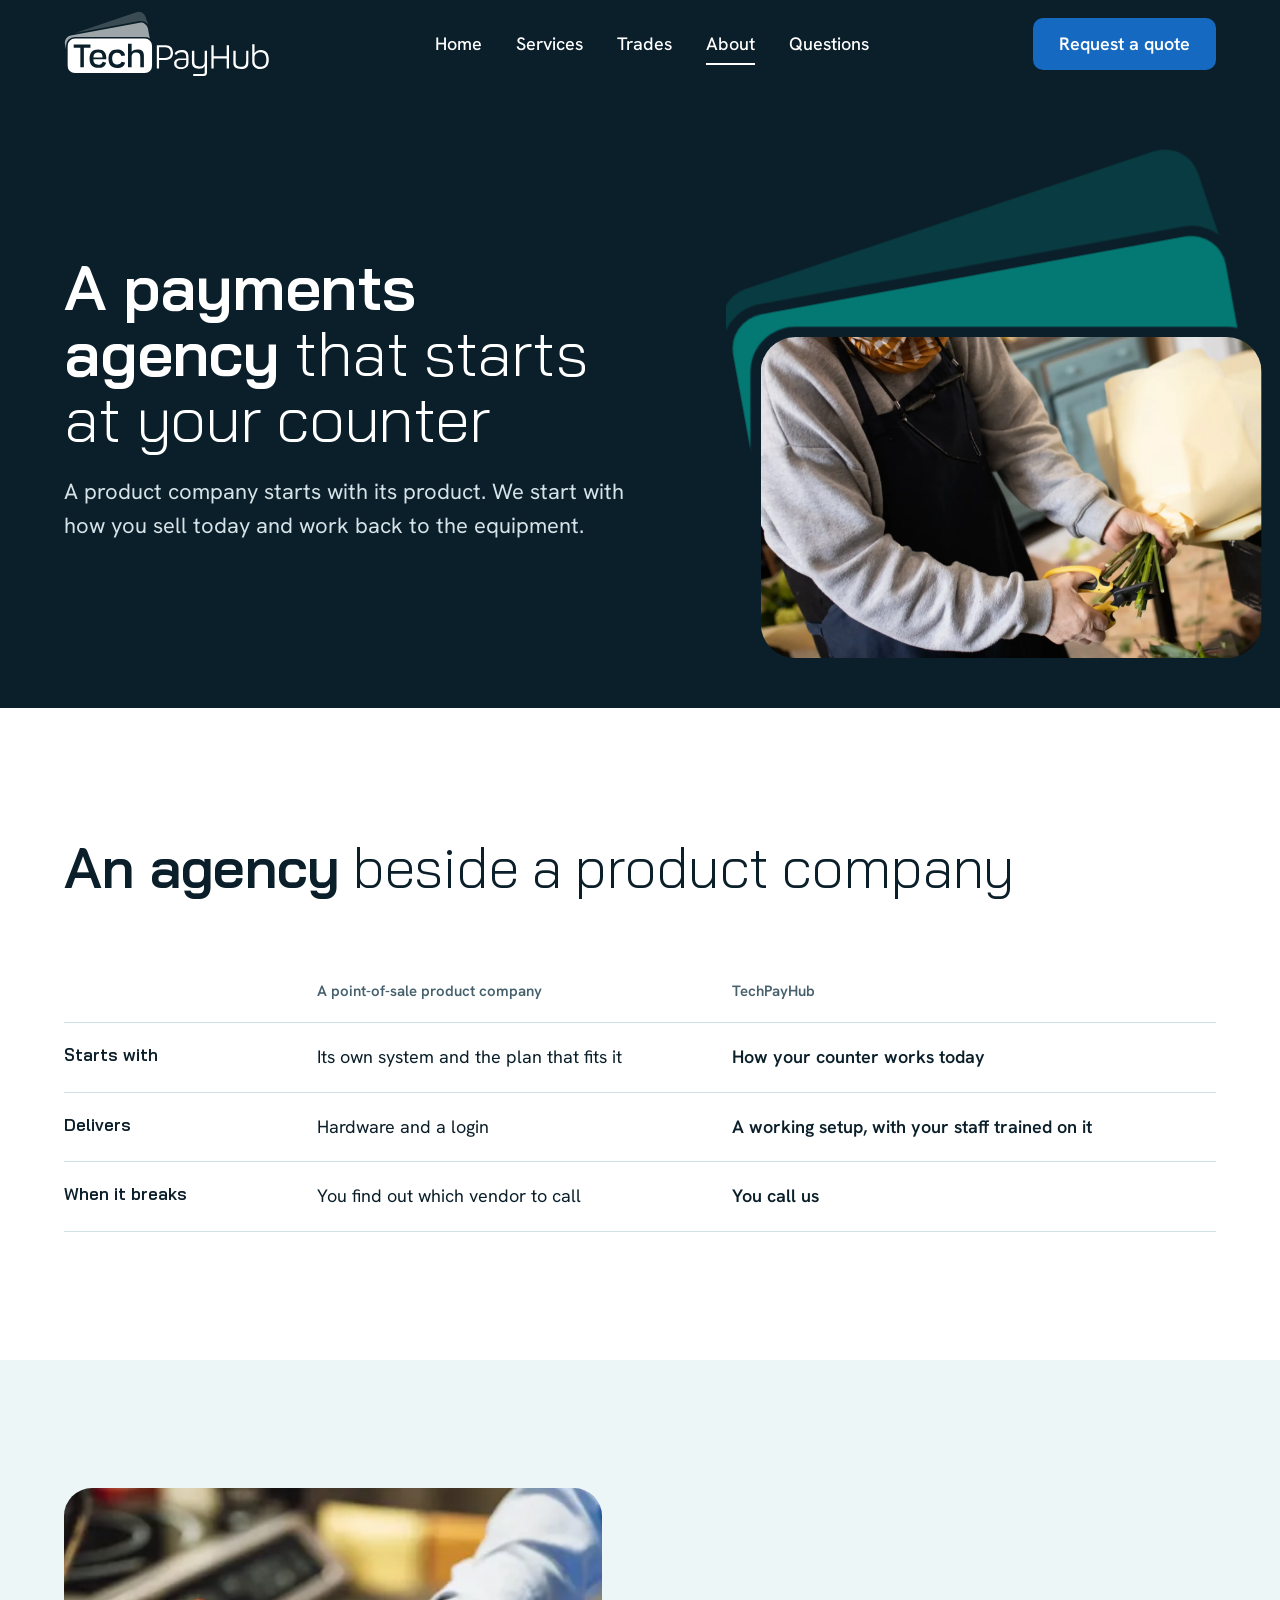
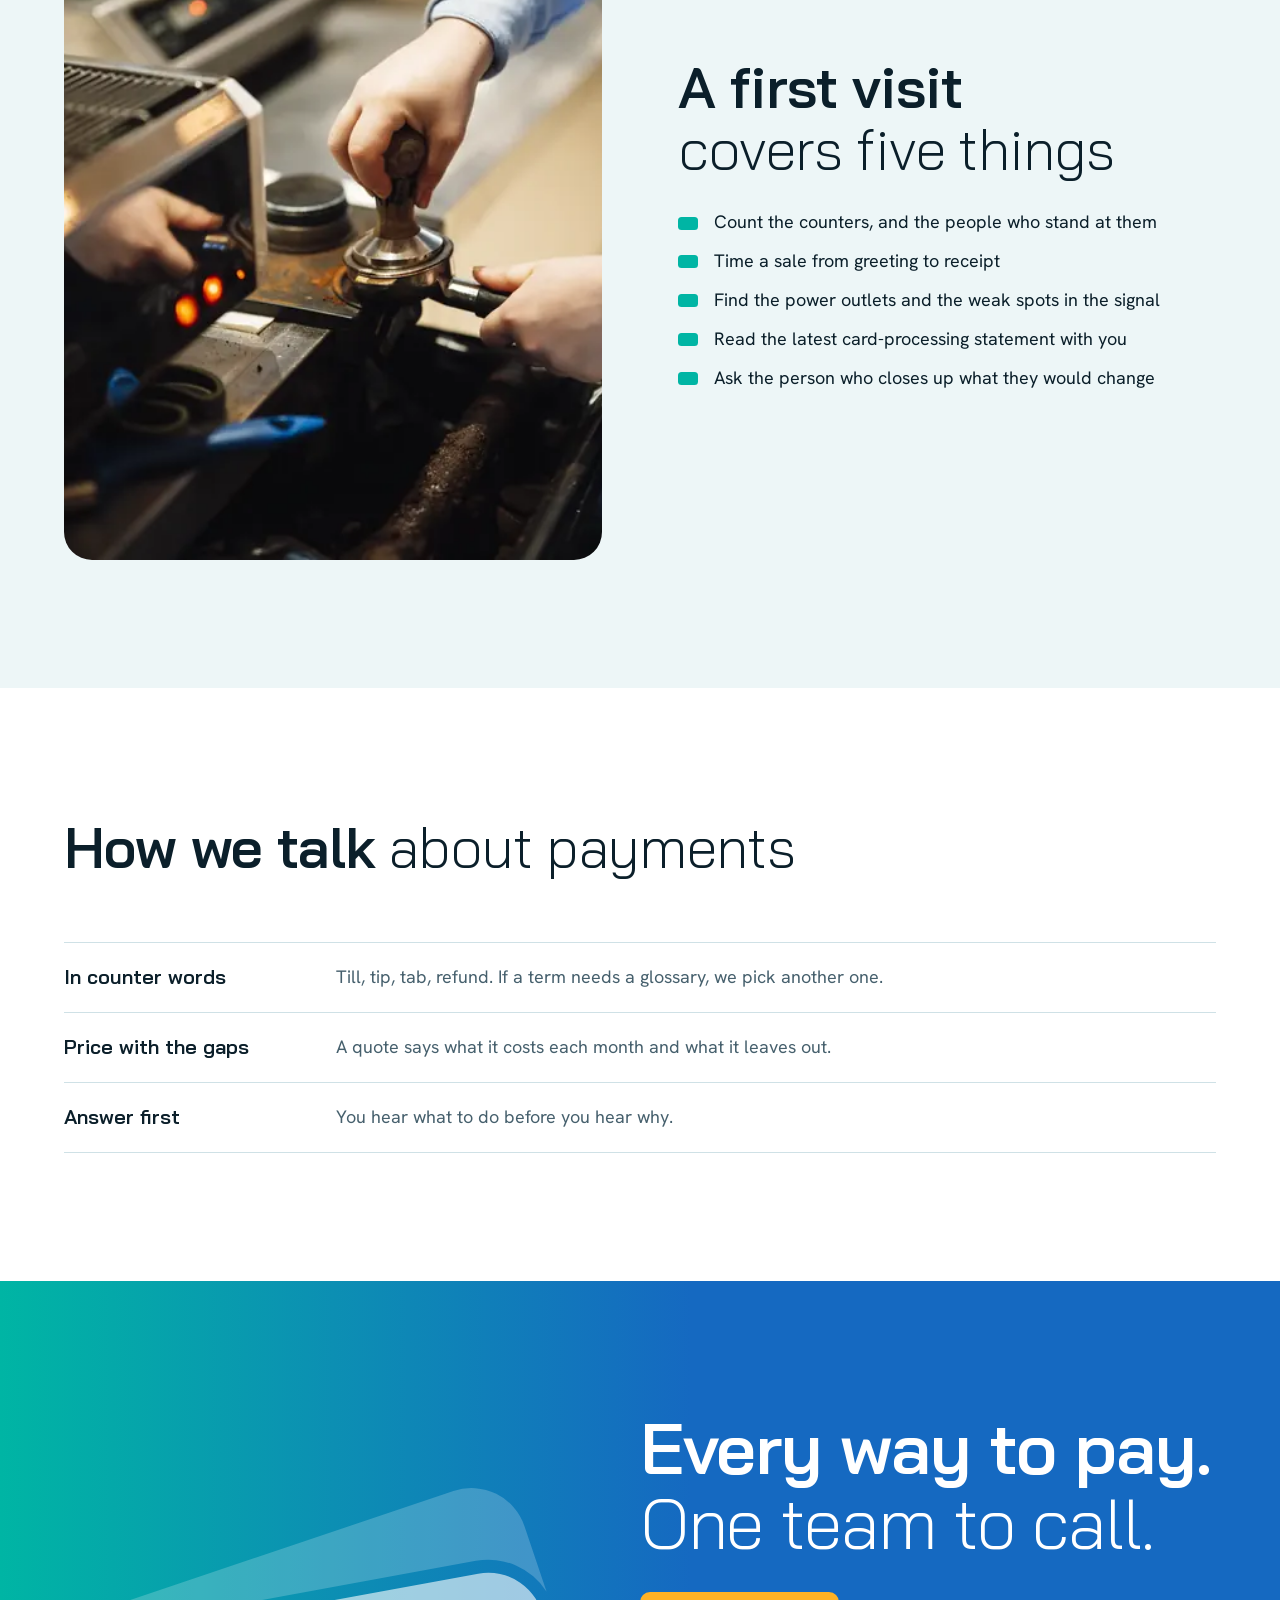
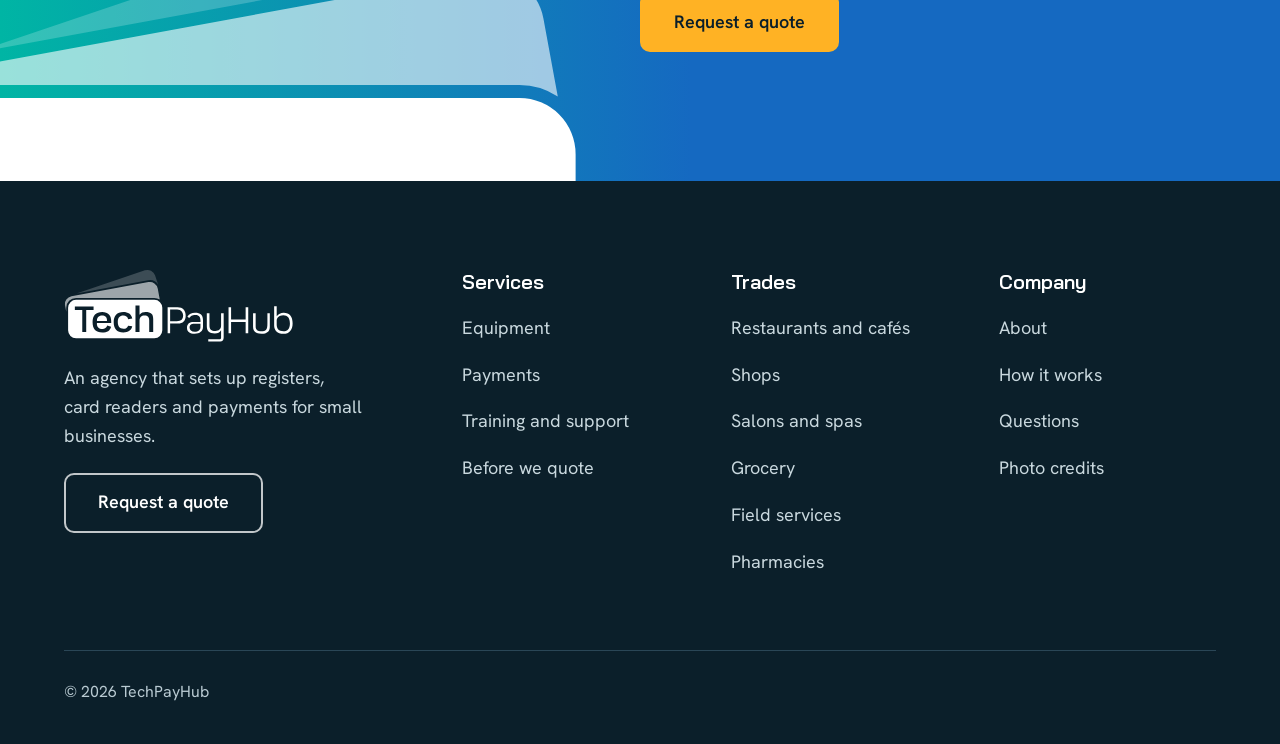
<file: about.html>
<!doctype html>
<html lang="en">
<head>
<meta charset="utf-8">
<meta name="viewport" content="width=device-width, initial-scale=1, viewport-fit=cover">
<title>About TechPayHub, a payments and point-of-sale agency</title>
<meta name="description" content="TechPayHub is an agency that sets up registers and payments for small businesses and stays on call.">
<meta property="og:title" content="About TechPayHub, a payments and point-of-sale agency">
<meta property="og:description" content="TechPayHub is an agency that sets up registers and payments for small businesses and stays on call.">
<meta property="og:type" content="website">
<meta property="og:image" content="assets/share.jpg">
<meta name="twitter:card" content="summary_large_image">
<meta name="theme-color" content="#FFFFFF">
<!-- Add your domain, then switch this on: <link rel="canonical" href="https://YOUR-DOMAIN/about.html"> -->
<link rel="icon" href="assets/icon.svg" type="image/svg+xml">
<link rel="alternate icon" href="assets/favicon.ico">
<link rel="apple-touch-icon" href="assets/favicon-180.png">
<link rel="preconnect" href="https://fonts.googleapis.com">
<link rel="preconnect" href="https://fonts.gstatic.com" crossorigin>
<link rel="stylesheet" href="https://fonts.googleapis.com/css2?family=Bai+Jamjuree:wght@300;600&family=Hanken+Grotesk:wght@400;500;600&display=swap">
<link rel="stylesheet" href="assets/site.css">
</head>
<body>
<a class="skip" href="#main">Skip to content</a>
<svg width="0" height="0" style="position:absolute" aria-hidden="true"><defs><linearGradient id="tph-card" x1="0" y1="0" x2="1" y2="0"><stop offset="0" stop-color="#0A89B2"/><stop offset="1" stop-color="#1569C1"/></linearGradient><symbol id="logo" viewBox="0 0 992 317"><g transform="translate(4 4)"><path fill="#00B5A4" fill-opacity=".2" d="M49.93 101.41L345.03 1.81A34.39 34.39 0 0 1 388.61 23.39L402.18 63.6A42.39 42.39 0 0 0 358.77 44.69L49.93 101.41Z"/><path fill="#00B5A4" fill-opacity=".6" d="M28.17 113.54L360.22 52.56A34.39 34.39 0 0 1 400.25 80.17L409.03 127.97A42.39 42.39 0 0 0 385.58 120.89L47.98 120.89A42.39 42.39 0 0 0 5.59 163.28L5.59 180.95L0.57 153.57A34.39 34.39 0 0 1 28.17 113.54Z"/><path fill="url(#tph-card)" d="M47.98 128.89L385.58 128.89A34.39 34.39 0 0 1 419.97 163.28L419.97 260.51A34.39 34.39 0 0 1 385.58 294.9L47.98 294.9A34.39 34.39 0 0 1 13.59 260.51L13.59 163.28A34.39 34.39 0 0 1 47.98 128.89Z"/><path fill="#fff" fill-rule="evenodd" d="M42.75 157.27H123.46V172.77H91.72V267.29H74.72V172.77H42.75ZM199.52 228.77H138.02C135.96 245.72 147.5 254.84 161.88 254.84C171.12 254.84 180.17 250.02 182.28 239.88L199 244.63C193.89 262.11 182.88 269.87 160.67 269.87C133.64 269.87 119.2 254.54 119.2 225.71C119.2 195.72 133.64 181.09 160.53 181.09C187.12 181.09 199.52 196.01 199.52 220.88ZM138.02 220.26H181.37C182.88 202.67 172.9 196.43 160 196.43C149.32 196.43 136.99 202.67 138.02 220.26ZM290.46 209.99C286.85 189.63 272.19 181.09 251.83 181.09C223.7 181.09 210.31 196.85 210.31 225.99C210.31 253.91 223.79 269.94 251.83 269.94C273.43 269.94 286.54 261.45 290.25 243.49L272.63 240.5C269.08 249.43 264.25 253.76 252.04 253.76C236.05 253.76 227.99 242.92 227.99 224.82C227.99 206.94 236.05 196.88 251.95 196.88C262.28 196.88 270.17 202.53 272.84 212.75ZM304.23 153.29H321.71V192.83C329.51 184.22 336.6 181.17 347.83 181.17C371.5 181.17 380.71 189.87 380.71 211.25V267.46H363.48V218.43C363.48 203.06 358.01 196.42 343.26 196.42C329.87 196.42 321.71 202.92 321.71 219.46V267.46H304.23Z"/><path fill="#000000" fill-rule="evenodd" d="M442.98 160.76H485.87C508.61 160.76 520.91 174.28 520.91 197.5C520.91 218.74 508.61 231.51 487.73 231.51H453.72V273.01H442.98ZM453.72 170.5V221.76H482.38C502.15 221.76 509.81 212.57 509.81 196C509.81 184.64 502.15 170.5 483.84 170.5ZM528.26 202.33C533.6 189.91 547.36 184.27 561.08 184.27C584.56 184.27 595.48 193.54 595.48 215.61V246.68C595.48 264.18 581.61 275.6 559.52 275.6C539.47 275.6 526.44 267.12 526.44 249.28C526.44 232.36 538.04 224.75 555.19 224.75H584.52V217.57C584.52 200.71 576.43 194.78 562.31 194.78C546.5 194.78 543.42 198.97 536.25 207.72ZM584.52 232.27H558.82C542.81 232.27 537.81 237.88 537.81 249.8C537.81 259.76 544.93 267.12 560.15 267.12C575.13 267.12 584.52 258.13 584.52 247.28ZM611.97 187.05H623.47V239.77C623.47 256.08 630.79 263.36 649.03 263.36C663.83 263.36 673.47 256.08 673.47 240.11V187.05H684.72V291.55C684.72 303.8 679.52 308.77 669.64 308.77H618.25V298.78H665.35C672.03 298.78 673.47 294.68 673.47 294.22V260.71C667.64 270.63 659.54 273.76 646.13 273.76C623.95 273.76 611.97 263.72 611.97 242.8ZM705.73 160.79H716.72V213.52H779.47V160.79H790.71V273.01H779.47V224.27H716.72V273.01H705.73ZM811.48 187.04H822.72V243.9C822.72 258.7 832.74 264.97 846.62 264.97C867.3 264.97 873.36 258.7 873.36 231.07V187.04H883.72V246.08C883.72 265.7 870.95 275.54 848.42 275.54C823.37 275.54 811.48 265.7 811.48 245.6ZM902.46 156.55H913.47V199.4C921.39 189.4 930.88 184.29 943.52 184.29C969.1 184.29 982.13 201.08 982.13 229.94C982.13 259.49 968.23 275.61 942.43 275.61C915.74 275.61 902.46 259.11 902.46 240.37ZM913.47 236.73C913.47 252.67 921.98 264.71 943 264.71C960.99 264.71 970.42 252.67 970.42 230.79C970.42 207.28 960.99 195.21 941.81 195.21C923.05 195.21 913.47 207.28 913.47 219Z"/></g></symbol><symbol id="logo-w" viewBox="0 0 992 317"><g transform="translate(4 4)"><path fill="#fff" fill-opacity="0.2" d="M49.93 101.41L345.03 1.81A34.39 34.39 0 0 1 388.61 23.39L402.18 63.6A42.39 42.39 0 0 0 358.77 44.69L49.93 101.41Z"/><path fill="#fff" fill-opacity="0.6" d="M28.17 113.54L360.22 52.56A34.39 34.39 0 0 1 400.25 80.17L409.03 127.97A42.39 42.39 0 0 0 385.58 120.89L47.98 120.89A42.39 42.39 0 0 0 5.59 163.28L5.59 180.95L0.57 153.57A34.39 34.39 0 0 1 28.17 113.54Z"/><path fill="#fff" fill-rule="evenodd" d="M47.98 128.89L385.58 128.89A34.39 34.39 0 0 1 419.97 163.28L419.97 260.51A34.39 34.39 0 0 1 385.58 294.9L47.98 294.9A34.39 34.39 0 0 1 13.59 260.51L13.59 163.28A34.39 34.39 0 0 1 47.98 128.89ZM42.75 157.27H123.46V172.77H91.72V267.29H74.72V172.77H42.75ZM199.52 228.77H138.02C135.96 245.72 147.5 254.84 161.88 254.84C171.12 254.84 180.17 250.02 182.28 239.88L199 244.63C193.89 262.11 182.88 269.87 160.67 269.87C133.64 269.87 119.2 254.54 119.2 225.71C119.2 195.72 133.64 181.09 160.53 181.09C187.12 181.09 199.52 196.01 199.52 220.88ZM138.02 220.26H181.37C182.88 202.67 172.9 196.43 160 196.43C149.32 196.43 136.99 202.67 138.02 220.26ZM290.46 209.99C286.85 189.63 272.19 181.09 251.83 181.09C223.7 181.09 210.31 196.85 210.31 225.99C210.31 253.91 223.79 269.94 251.83 269.94C273.43 269.94 286.54 261.45 290.25 243.49L272.63 240.5C269.08 249.43 264.25 253.76 252.04 253.76C236.05 253.76 227.99 242.92 227.99 224.82C227.99 206.94 236.05 196.88 251.95 196.88C262.28 196.88 270.17 202.53 272.84 212.75ZM304.23 153.29H321.71V192.83C329.51 184.22 336.6 181.17 347.83 181.17C371.5 181.17 380.71 189.87 380.71 211.25V267.46H363.48V218.43C363.48 203.06 358.01 196.42 343.26 196.42C329.87 196.42 321.71 202.92 321.71 219.46V267.46H304.23Z"/><path fill="#fff" fill-rule="evenodd" d="M442.98 160.76H485.87C508.61 160.76 520.91 174.28 520.91 197.5C520.91 218.74 508.61 231.51 487.73 231.51H453.72V273.01H442.98ZM453.72 170.5V221.76H482.38C502.15 221.76 509.81 212.57 509.81 196C509.81 184.64 502.15 170.5 483.84 170.5ZM528.26 202.33C533.6 189.91 547.36 184.27 561.08 184.27C584.56 184.27 595.48 193.54 595.48 215.61V246.68C595.48 264.18 581.61 275.6 559.52 275.6C539.47 275.6 526.44 267.12 526.44 249.28C526.44 232.36 538.04 224.75 555.19 224.75H584.52V217.57C584.52 200.71 576.43 194.78 562.31 194.78C546.5 194.78 543.42 198.97 536.25 207.72ZM584.52 232.27H558.82C542.81 232.27 537.81 237.88 537.81 249.8C537.81 259.76 544.93 267.12 560.15 267.12C575.13 267.12 584.52 258.13 584.52 247.28ZM611.97 187.05H623.47V239.77C623.47 256.08 630.79 263.36 649.03 263.36C663.83 263.36 673.47 256.08 673.47 240.11V187.05H684.72V291.55C684.72 303.8 679.52 308.77 669.64 308.77H618.25V298.78H665.35C672.03 298.78 673.47 294.68 673.47 294.22V260.71C667.64 270.63 659.54 273.76 646.13 273.76C623.95 273.76 611.97 263.72 611.97 242.8ZM705.73 160.79H716.72V213.52H779.47V160.79H790.71V273.01H779.47V224.27H716.72V273.01H705.73ZM811.48 187.04H822.72V243.9C822.72 258.7 832.74 264.97 846.62 264.97C867.3 264.97 873.36 258.7 873.36 231.07V187.04H883.72V246.08C883.72 265.7 870.95 275.54 848.42 275.54C823.37 275.54 811.48 265.7 811.48 245.6ZM902.46 156.55H913.47V199.4C921.39 189.4 930.88 184.29 943.52 184.29C969.1 184.29 982.13 201.08 982.13 229.94C982.13 259.49 968.23 275.61 942.43 275.61C915.74 275.61 902.46 259.11 902.46 240.37ZM913.47 236.73C913.47 252.67 921.98 264.71 943 264.71C960.99 264.71 970.42 252.67 970.42 230.79C970.42 207.28 960.99 195.21 941.81 195.21C923.05 195.21 913.47 207.28 913.47 219Z"/></g></symbol><symbol id="stk-w" viewBox="0 0 424 296"><path fill="#fff" fill-opacity=".2" d="M49.93 101.41L345.03 1.81A34.39 34.39 0 0 1 388.61 23.39L402.18 63.6A42.39 42.39 0 0 0 358.77 44.69L49.93 101.41Z"/><path fill="#fff" fill-opacity=".6" d="M28.17 113.54L360.22 52.56A34.39 34.39 0 0 1 400.25 80.17L409.03 127.97A42.39 42.39 0 0 0 385.58 120.89L47.98 120.89A42.39 42.39 0 0 0 5.59 163.28L5.59 180.95L0.57 153.57A34.39 34.39 0 0 1 28.17 113.54Z"/><path fill="#fff" d="M47.98 128.89L385.58 128.89A34.39 34.39 0 0 1 419.97 163.28L419.97 260.51A34.39 34.39 0 0 1 385.58 294.9L47.98 294.9A34.39 34.39 0 0 1 13.59 260.51L13.59 163.28A34.39 34.39 0 0 1 47.98 128.89Z"/></symbol><symbol id="stk-c" viewBox="0 0 424 296"><path fill="#00B5A4" fill-opacity=".2" d="M49.93 101.41L345.03 1.81A34.39 34.39 0 0 1 388.61 23.39L402.18 63.6A42.39 42.39 0 0 0 358.77 44.69L49.93 101.41Z"/><path fill="#00B5A4" fill-opacity=".6" d="M28.17 113.54L360.22 52.56A34.39 34.39 0 0 1 400.25 80.17L409.03 127.97A42.39 42.39 0 0 0 385.58 120.89L47.98 120.89A42.39 42.39 0 0 0 5.59 163.28L5.59 180.95L0.57 153.57A34.39 34.39 0 0 1 28.17 113.54Z"/><path fill="url(#tph-card)" d="M47.98 128.89L385.58 128.89A34.39 34.39 0 0 1 419.97 163.28L419.97 260.51A34.39 34.39 0 0 1 385.58 294.9L47.98 294.9A34.39 34.39 0 0 1 13.59 260.51L13.59 163.28A34.39 34.39 0 0 1 47.98 128.89Z"/></symbol></defs></svg>
<header class="nav"><div class="wrap">
  <a class="logo" href="index.html" aria-label="TechPayHub home"><svg class="logo-dark" viewBox="0 0 992 317" role="img" aria-label="TechPayHub"><use href="#logo"/></svg><svg class="logo-light" viewBox="0 0 992 317" aria-hidden="true"><use href="#logo-w"/></svg></a>
  <ul id="menu"><li><a href="index.html">Home</a></li><li><a href="services.html">Services</a></li><li><a href="trades.html">Trades</a></li><li><a href="about.html" aria-current=page>About</a></li><li><a href="index.html#questions">Questions</a></li><li class="menu-cta"><a href="quote.html">Request a quote</a></li></ul>
  <a class="btn btn-blue" href="quote.html">Request a quote</a>
  <button class="burger" type="button" aria-label="Open menu" aria-expanded="false" aria-controls="menu"><i></i><i></i></button>
</div></header>
<main id="main">
<section class="open "><div class="wrap"><div class="copy"><h1><b>A payments agency</b> that starts at your counter</h1><p class="lead">A product company starts with its product. We start with how you sell today and work back to the equipment.</p></div><div class="vis"><svg class="fan " viewBox="-44 -100 854 850" role="img" aria-label="A florist in an apron wrapping a bouquet at the counter"><defs>
<clipPath id="cfb"><rect x="10" y="230" width="780" height="500" rx="54"/></clipPath>
<mask id="mbb" maskUnits="userSpaceOnUse" x="-60" y="-120" width="960" height="900"><rect x="-60" y="-120" width="960" height="900" fill="#fff"/><rect x="-406" y="-266" width="812" height="532" rx="70" fill="#000" transform="translate(386 380) rotate(-10.4)"/><rect x="-406" y="-266" width="812" height="532" rx="70" fill="#000" transform="translate(400 480) rotate(0)"/><rect x="560" y="110" width="340" height="700" fill="#000"/></mask>
<mask id="mmb" maskUnits="userSpaceOnUse" x="-60" y="-120" width="960" height="900"><rect x="-60" y="-120" width="960" height="900" fill="#fff"/><rect x="-406" y="-266" width="812" height="532" rx="70" fill="#000" transform="translate(400 480) rotate(0)"/><rect x="640" y="260" width="260" height="540" fill="#000"/></mask></defs>
<g mask="url(#mbb)"><g class="b"><rect x="-390" y="-250" width="780" height="500" rx="54" fill="#00B5A4" fill-opacity=".2" transform="translate(384 285) rotate(-18.65)"/></g></g>
<g mask="url(#mmb)"><g class="m"><rect x="-390" y="-250" width="780" height="500" rx="54" fill="#00B5A4" fill-opacity=".6" transform="translate(386 380) rotate(-10.4)"/></g></g>
<g clip-path="url(#cfb)"><image href="assets/counter-wide-1600.webp" x="10" y="220" width="780" height="520" preserveAspectRatio="xMidYMid slice"/></g></svg></div></div></section>
<section><div class="wrap"><div class="head"><h2><b>An agency</b> beside a product company</h2></div><div class="scroll" tabindex="0" role="region" aria-label="Agency and product company compared"><table><thead><tr><th scope="col"></th><th scope="col">A point-of-sale product company</th><th scope="col">TechPayHub</th></tr></thead><tbody><tr><th scope="row">Starts with</th><td>Its own system and the plan that fits it</td><td>How your counter works today</td></tr><tr><th scope="row">Delivers</th><td>Hardware and a login</td><td>A working setup, with your staff trained on it</td></tr><tr><th scope="row">When it breaks</th><td>You find out which vendor to call</td><td>You call us</td></tr></tbody></table></div></div></section>
<section class="mist"><div class="wrap"><div class="two"><figure class="photo tall"><img src="assets/barista-800.webp" srcset="assets/barista-800.webp 800w, assets/barista-1400.webp 1400w" sizes="(max-width: 860px) 100vw, 620px" width="1400" height="933" alt="A barista pressing coffee at a café counter" loading=lazy></figure><div><div class="head" style="margin-bottom:28px"><h2><b>A first visit</b> covers five things</h2></div><ul class="ticks"><li>Count the counters, and the people who stand at them</li><li>Time a sale from greeting to receipt</li><li>Find the power outlets and the weak spots in the signal</li><li>Read the latest card-processing statement with you</li><li>Ask the person who closes up what they would change</li></ul></div></div></div></section>
<section><div class="wrap"><div class="head"><h2><b>How we talk</b> about payments</h2></div><dl class="rows"><div><dt>In counter words</dt><dd>Till, tip, tab, refund. If a term needs a glossary, we pick another one.</dd></div><div><dt>Price with the gaps</dt><dd>A quote says what it costs each month and what it leaves out.</dd></div><div><dt>Answer first</dt><dd>You hear what to do before you hear why.</dd></div></dl></div></section>
<section class="close"><div class="wrap"><svg class="corner" viewBox="0 0 424 296" aria-hidden="true"><use href="#stk-w"/></svg><div class="copy"><h2><b>Every way to pay.</b> One team to call.</h2><a class="btn btn-go" href="quote.html">Request a quote</a></div></div></section>
</main>
<footer><div class="wrap">
  <div class="cols">
    <div class="who"><a class="logo" href="index.html" aria-label="TechPayHub home"><svg viewBox="0 0 992 317" role="img" aria-label="TechPayHub"><use href="#logo-w"/></svg></a><p>An agency that sets up registers, card readers and payments for small businesses.</p><a class="btn btn-line" href="quote.html">Request a quote</a></div>
    <div><h2>Services</h2><ul><li><a href="services.html#tech">Equipment</a></li><li><a href="services.html#pay">Payments</a></li><li><a href="services.html#hub">Training and support</a></li><li><a href="services.html#checks">Before we quote</a></li></ul></div>
    <div><h2>Trades</h2><ul><li><a href="trades.html#restaurant">Restaurants and cafés</a></li><li><a href="trades.html#retail">Shops</a></li><li><a href="trades.html#salon">Salons and spas</a></li><li><a href="trades.html#grocery">Grocery</a></li><li><a href="trades.html#field">Field services</a></li><li><a href="trades.html#pharmacy">Pharmacies</a></li></ul></div>
    <div><h2>Company</h2><ul><li><a href="about.html">About</a></li><li><a href="index.html#steps">How it works</a></li><li><a href="index.html#questions">Questions</a></li><li><a href="credits.html">Photo credits</a></li></ul></div>
  </div>
  <div class="legal"><span>© 2026 TechPayHub</span></div>
</div></footer>
<script src="assets/site.js" defer></script>
</body>
</html>
</file>
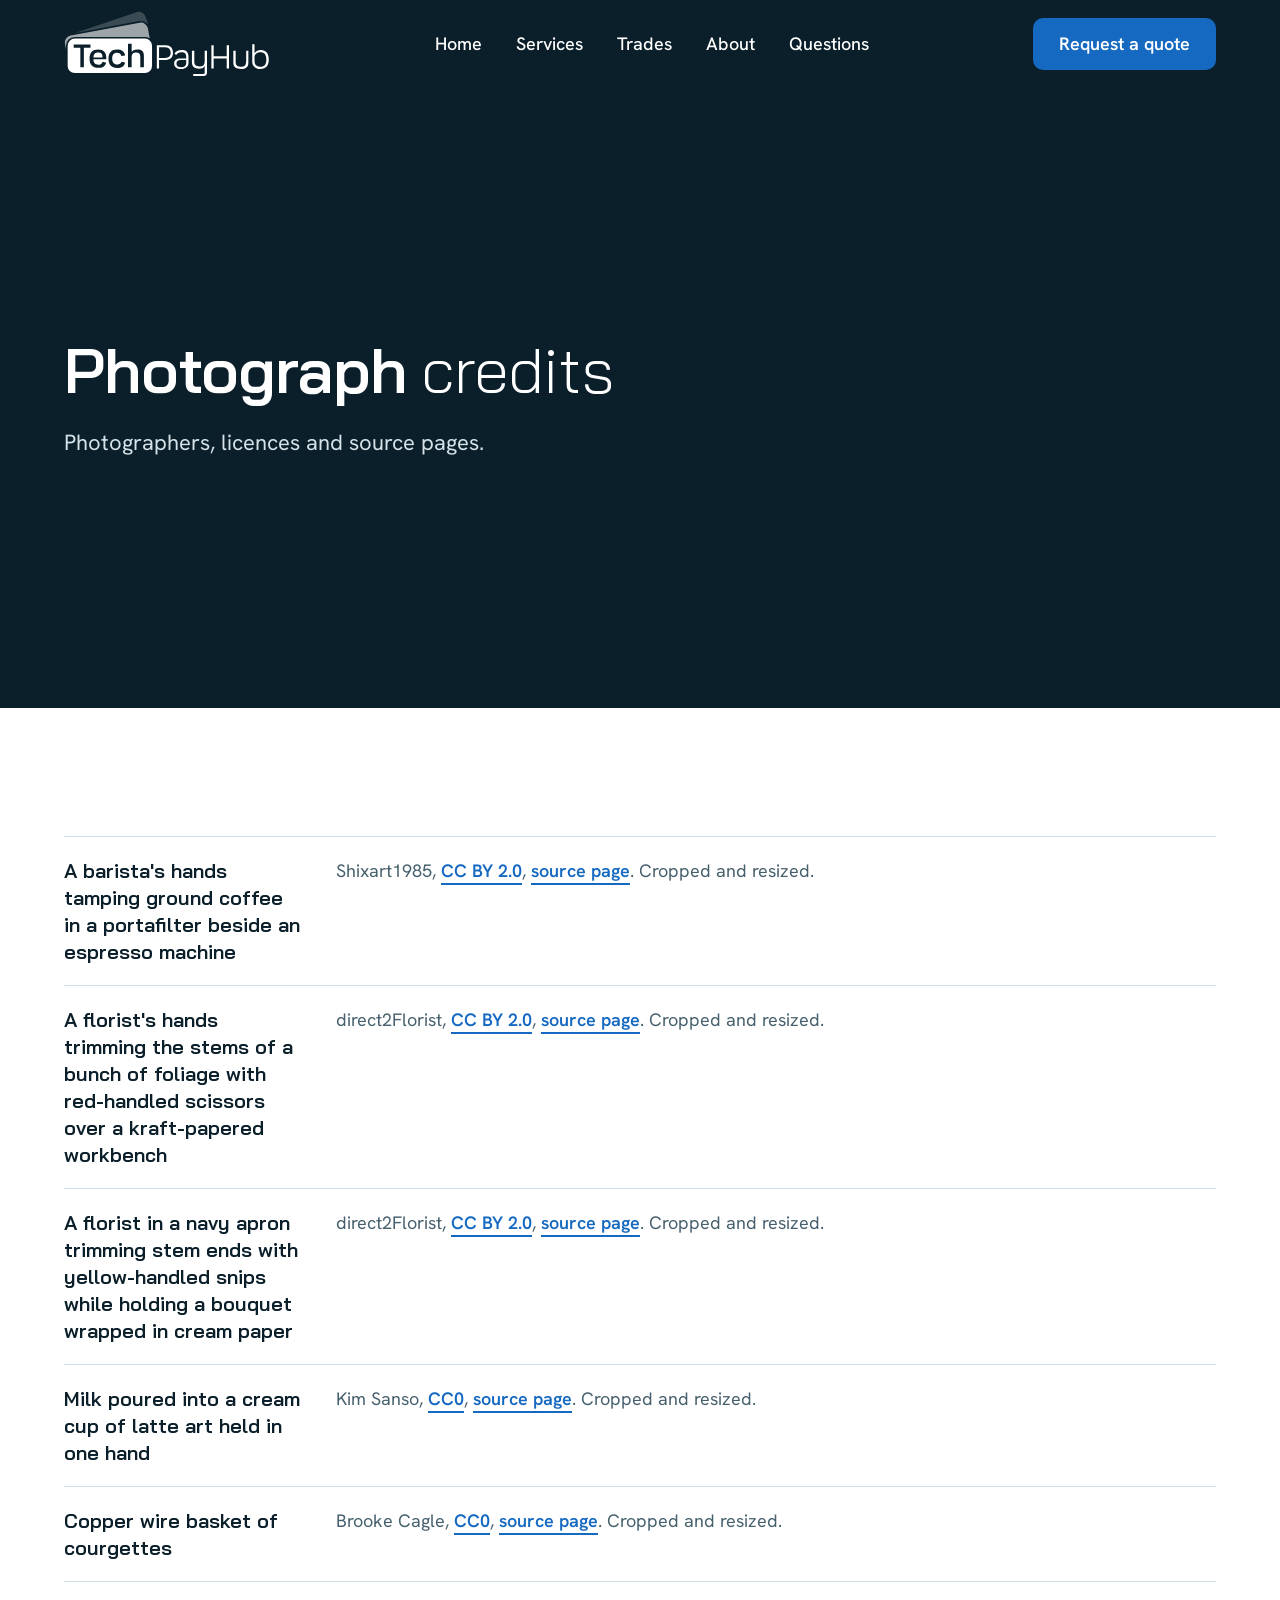
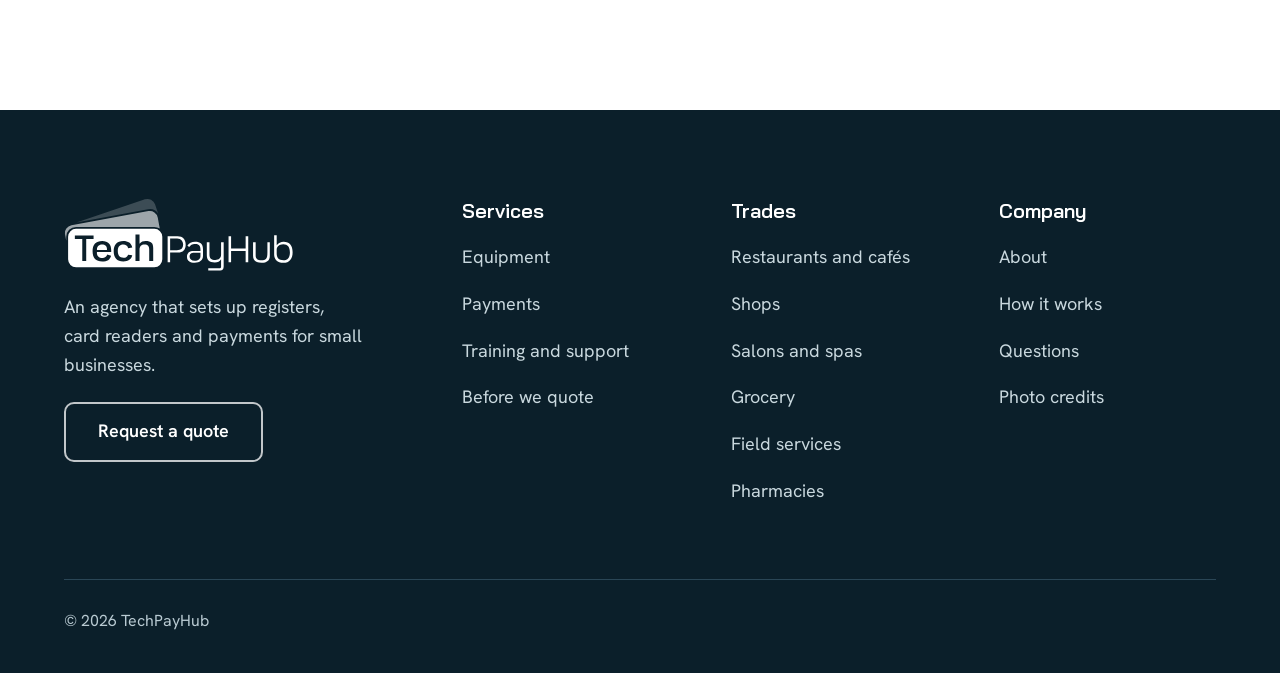
<file: credits.html>
<!doctype html>
<html lang="en">
<head>
<meta charset="utf-8">
<meta name="viewport" content="width=device-width, initial-scale=1, viewport-fit=cover">
<title>Photograph credits for the TechPayHub site</title>
<meta name="description" content="Photographers, licences and source pages for the photographs on the TechPayHub site.">
<meta property="og:title" content="Photograph credits for the TechPayHub site">
<meta property="og:description" content="Photographers, licences and source pages for the photographs on the TechPayHub site.">
<meta property="og:type" content="website">
<meta property="og:image" content="assets/share.jpg">
<meta name="twitter:card" content="summary_large_image">
<meta name="theme-color" content="#FFFFFF">
<!-- Add your domain, then switch this on: <link rel="canonical" href="https://YOUR-DOMAIN/credits.html"> -->
<link rel="icon" href="assets/icon.svg" type="image/svg+xml">
<link rel="alternate icon" href="assets/favicon.ico">
<link rel="apple-touch-icon" href="assets/favicon-180.png">
<link rel="preconnect" href="https://fonts.googleapis.com">
<link rel="preconnect" href="https://fonts.gstatic.com" crossorigin>
<link rel="stylesheet" href="https://fonts.googleapis.com/css2?family=Bai+Jamjuree:wght@300;600&family=Hanken+Grotesk:wght@400;500;600&display=swap">
<link rel="stylesheet" href="assets/site.css">
</head>
<body>
<a class="skip" href="#main">Skip to content</a>
<svg width="0" height="0" style="position:absolute" aria-hidden="true"><defs><linearGradient id="tph-card" x1="0" y1="0" x2="1" y2="0"><stop offset="0" stop-color="#0A89B2"/><stop offset="1" stop-color="#1569C1"/></linearGradient><symbol id="logo" viewBox="0 0 992 317"><g transform="translate(4 4)"><path fill="#00B5A4" fill-opacity=".2" d="M49.93 101.41L345.03 1.81A34.39 34.39 0 0 1 388.61 23.39L402.18 63.6A42.39 42.39 0 0 0 358.77 44.69L49.93 101.41Z"/><path fill="#00B5A4" fill-opacity=".6" d="M28.17 113.54L360.22 52.56A34.39 34.39 0 0 1 400.25 80.17L409.03 127.97A42.39 42.39 0 0 0 385.58 120.89L47.98 120.89A42.39 42.39 0 0 0 5.59 163.28L5.59 180.95L0.57 153.57A34.39 34.39 0 0 1 28.17 113.54Z"/><path fill="url(#tph-card)" d="M47.98 128.89L385.58 128.89A34.39 34.39 0 0 1 419.97 163.28L419.97 260.51A34.39 34.39 0 0 1 385.58 294.9L47.98 294.9A34.39 34.39 0 0 1 13.59 260.51L13.59 163.28A34.39 34.39 0 0 1 47.98 128.89Z"/><path fill="#fff" fill-rule="evenodd" d="M42.75 157.27H123.46V172.77H91.72V267.29H74.72V172.77H42.75ZM199.52 228.77H138.02C135.96 245.72 147.5 254.84 161.88 254.84C171.12 254.84 180.17 250.02 182.28 239.88L199 244.63C193.89 262.11 182.88 269.87 160.67 269.87C133.64 269.87 119.2 254.54 119.2 225.71C119.2 195.72 133.64 181.09 160.53 181.09C187.12 181.09 199.52 196.01 199.52 220.88ZM138.02 220.26H181.37C182.88 202.67 172.9 196.43 160 196.43C149.32 196.43 136.99 202.67 138.02 220.26ZM290.46 209.99C286.85 189.63 272.19 181.09 251.83 181.09C223.7 181.09 210.31 196.85 210.31 225.99C210.31 253.91 223.79 269.94 251.83 269.94C273.43 269.94 286.54 261.45 290.25 243.49L272.63 240.5C269.08 249.43 264.25 253.76 252.04 253.76C236.05 253.76 227.99 242.92 227.99 224.82C227.99 206.94 236.05 196.88 251.95 196.88C262.28 196.88 270.17 202.53 272.84 212.75ZM304.23 153.29H321.71V192.83C329.51 184.22 336.6 181.17 347.83 181.17C371.5 181.17 380.71 189.87 380.71 211.25V267.46H363.48V218.43C363.48 203.06 358.01 196.42 343.26 196.42C329.87 196.42 321.71 202.92 321.71 219.46V267.46H304.23Z"/><path fill="#000000" fill-rule="evenodd" d="M442.98 160.76H485.87C508.61 160.76 520.91 174.28 520.91 197.5C520.91 218.74 508.61 231.51 487.73 231.51H453.72V273.01H442.98ZM453.72 170.5V221.76H482.38C502.15 221.76 509.81 212.57 509.81 196C509.81 184.64 502.15 170.5 483.84 170.5ZM528.26 202.33C533.6 189.91 547.36 184.27 561.08 184.27C584.56 184.27 595.48 193.54 595.48 215.61V246.68C595.48 264.18 581.61 275.6 559.52 275.6C539.47 275.6 526.44 267.12 526.44 249.28C526.44 232.36 538.04 224.75 555.19 224.75H584.52V217.57C584.52 200.71 576.43 194.78 562.31 194.78C546.5 194.78 543.42 198.97 536.25 207.72ZM584.52 232.27H558.82C542.81 232.27 537.81 237.88 537.81 249.8C537.81 259.76 544.93 267.12 560.15 267.12C575.13 267.12 584.52 258.13 584.52 247.28ZM611.97 187.05H623.47V239.77C623.47 256.08 630.79 263.36 649.03 263.36C663.83 263.36 673.47 256.08 673.47 240.11V187.05H684.72V291.55C684.72 303.8 679.52 308.77 669.64 308.77H618.25V298.78H665.35C672.03 298.78 673.47 294.68 673.47 294.22V260.71C667.64 270.63 659.54 273.76 646.13 273.76C623.95 273.76 611.97 263.72 611.97 242.8ZM705.73 160.79H716.72V213.52H779.47V160.79H790.71V273.01H779.47V224.27H716.72V273.01H705.73ZM811.48 187.04H822.72V243.9C822.72 258.7 832.74 264.97 846.62 264.97C867.3 264.97 873.36 258.7 873.36 231.07V187.04H883.72V246.08C883.72 265.7 870.95 275.54 848.42 275.54C823.37 275.54 811.48 265.7 811.48 245.6ZM902.46 156.55H913.47V199.4C921.39 189.4 930.88 184.29 943.52 184.29C969.1 184.29 982.13 201.08 982.13 229.94C982.13 259.49 968.23 275.61 942.43 275.61C915.74 275.61 902.46 259.11 902.46 240.37ZM913.47 236.73C913.47 252.67 921.98 264.71 943 264.71C960.99 264.71 970.42 252.67 970.42 230.79C970.42 207.28 960.99 195.21 941.81 195.21C923.05 195.21 913.47 207.28 913.47 219Z"/></g></symbol><symbol id="logo-w" viewBox="0 0 992 317"><g transform="translate(4 4)"><path fill="#fff" fill-opacity="0.2" d="M49.93 101.41L345.03 1.81A34.39 34.39 0 0 1 388.61 23.39L402.18 63.6A42.39 42.39 0 0 0 358.77 44.69L49.93 101.41Z"/><path fill="#fff" fill-opacity="0.6" d="M28.17 113.54L360.22 52.56A34.39 34.39 0 0 1 400.25 80.17L409.03 127.97A42.39 42.39 0 0 0 385.58 120.89L47.98 120.89A42.39 42.39 0 0 0 5.59 163.28L5.59 180.95L0.57 153.57A34.39 34.39 0 0 1 28.17 113.54Z"/><path fill="#fff" fill-rule="evenodd" d="M47.98 128.89L385.58 128.89A34.39 34.39 0 0 1 419.97 163.28L419.97 260.51A34.39 34.39 0 0 1 385.58 294.9L47.98 294.9A34.39 34.39 0 0 1 13.59 260.51L13.59 163.28A34.39 34.39 0 0 1 47.98 128.89ZM42.75 157.27H123.46V172.77H91.72V267.29H74.72V172.77H42.75ZM199.52 228.77H138.02C135.96 245.72 147.5 254.84 161.88 254.84C171.12 254.84 180.17 250.02 182.28 239.88L199 244.63C193.89 262.11 182.88 269.87 160.67 269.87C133.64 269.87 119.2 254.54 119.2 225.71C119.2 195.72 133.64 181.09 160.53 181.09C187.12 181.09 199.52 196.01 199.52 220.88ZM138.02 220.26H181.37C182.88 202.67 172.9 196.43 160 196.43C149.32 196.43 136.99 202.67 138.02 220.26ZM290.46 209.99C286.85 189.63 272.19 181.09 251.83 181.09C223.7 181.09 210.31 196.85 210.31 225.99C210.31 253.91 223.79 269.94 251.83 269.94C273.43 269.94 286.54 261.45 290.25 243.49L272.63 240.5C269.08 249.43 264.25 253.76 252.04 253.76C236.05 253.76 227.99 242.92 227.99 224.82C227.99 206.94 236.05 196.88 251.95 196.88C262.28 196.88 270.17 202.53 272.84 212.75ZM304.23 153.29H321.71V192.83C329.51 184.22 336.6 181.17 347.83 181.17C371.5 181.17 380.71 189.87 380.71 211.25V267.46H363.48V218.43C363.48 203.06 358.01 196.42 343.26 196.42C329.87 196.42 321.71 202.92 321.71 219.46V267.46H304.23Z"/><path fill="#fff" fill-rule="evenodd" d="M442.98 160.76H485.87C508.61 160.76 520.91 174.28 520.91 197.5C520.91 218.74 508.61 231.51 487.73 231.51H453.72V273.01H442.98ZM453.72 170.5V221.76H482.38C502.15 221.76 509.81 212.57 509.81 196C509.81 184.64 502.15 170.5 483.84 170.5ZM528.26 202.33C533.6 189.91 547.36 184.27 561.08 184.27C584.56 184.27 595.48 193.54 595.48 215.61V246.68C595.48 264.18 581.61 275.6 559.52 275.6C539.47 275.6 526.44 267.12 526.44 249.28C526.44 232.36 538.04 224.75 555.19 224.75H584.52V217.57C584.52 200.71 576.43 194.78 562.31 194.78C546.5 194.78 543.42 198.97 536.25 207.72ZM584.52 232.27H558.82C542.81 232.27 537.81 237.88 537.81 249.8C537.81 259.76 544.93 267.12 560.15 267.12C575.13 267.12 584.52 258.13 584.52 247.28ZM611.97 187.05H623.47V239.77C623.47 256.08 630.79 263.36 649.03 263.36C663.83 263.36 673.47 256.08 673.47 240.11V187.05H684.72V291.55C684.72 303.8 679.52 308.77 669.64 308.77H618.25V298.78H665.35C672.03 298.78 673.47 294.68 673.47 294.22V260.71C667.64 270.63 659.54 273.76 646.13 273.76C623.95 273.76 611.97 263.72 611.97 242.8ZM705.73 160.79H716.72V213.52H779.47V160.79H790.71V273.01H779.47V224.27H716.72V273.01H705.73ZM811.48 187.04H822.72V243.9C822.72 258.7 832.74 264.97 846.62 264.97C867.3 264.97 873.36 258.7 873.36 231.07V187.04H883.72V246.08C883.72 265.7 870.95 275.54 848.42 275.54C823.37 275.54 811.48 265.7 811.48 245.6ZM902.46 156.55H913.47V199.4C921.39 189.4 930.88 184.29 943.52 184.29C969.1 184.29 982.13 201.08 982.13 229.94C982.13 259.49 968.23 275.61 942.43 275.61C915.74 275.61 902.46 259.11 902.46 240.37ZM913.47 236.73C913.47 252.67 921.98 264.71 943 264.71C960.99 264.71 970.42 252.67 970.42 230.79C970.42 207.28 960.99 195.21 941.81 195.21C923.05 195.21 913.47 207.28 913.47 219Z"/></g></symbol><symbol id="stk-w" viewBox="0 0 424 296"><path fill="#fff" fill-opacity=".2" d="M49.93 101.41L345.03 1.81A34.39 34.39 0 0 1 388.61 23.39L402.18 63.6A42.39 42.39 0 0 0 358.77 44.69L49.93 101.41Z"/><path fill="#fff" fill-opacity=".6" d="M28.17 113.54L360.22 52.56A34.39 34.39 0 0 1 400.25 80.17L409.03 127.97A42.39 42.39 0 0 0 385.58 120.89L47.98 120.89A42.39 42.39 0 0 0 5.59 163.28L5.59 180.95L0.57 153.57A34.39 34.39 0 0 1 28.17 113.54Z"/><path fill="#fff" d="M47.98 128.89L385.58 128.89A34.39 34.39 0 0 1 419.97 163.28L419.97 260.51A34.39 34.39 0 0 1 385.58 294.9L47.98 294.9A34.39 34.39 0 0 1 13.59 260.51L13.59 163.28A34.39 34.39 0 0 1 47.98 128.89Z"/></symbol><symbol id="stk-c" viewBox="0 0 424 296"><path fill="#00B5A4" fill-opacity=".2" d="M49.93 101.41L345.03 1.81A34.39 34.39 0 0 1 388.61 23.39L402.18 63.6A42.39 42.39 0 0 0 358.77 44.69L49.93 101.41Z"/><path fill="#00B5A4" fill-opacity=".6" d="M28.17 113.54L360.22 52.56A34.39 34.39 0 0 1 400.25 80.17L409.03 127.97A42.39 42.39 0 0 0 385.58 120.89L47.98 120.89A42.39 42.39 0 0 0 5.59 163.28L5.59 180.95L0.57 153.57A34.39 34.39 0 0 1 28.17 113.54Z"/><path fill="url(#tph-card)" d="M47.98 128.89L385.58 128.89A34.39 34.39 0 0 1 419.97 163.28L419.97 260.51A34.39 34.39 0 0 1 385.58 294.9L47.98 294.9A34.39 34.39 0 0 1 13.59 260.51L13.59 163.28A34.39 34.39 0 0 1 47.98 128.89Z"/></symbol></defs></svg>
<header class="nav"><div class="wrap">
  <a class="logo" href="index.html" aria-label="TechPayHub home"><svg class="logo-dark" viewBox="0 0 992 317" role="img" aria-label="TechPayHub"><use href="#logo"/></svg><svg class="logo-light" viewBox="0 0 992 317" aria-hidden="true"><use href="#logo-w"/></svg></a>
  <ul id="menu"><li><a href="index.html">Home</a></li><li><a href="services.html">Services</a></li><li><a href="trades.html">Trades</a></li><li><a href="about.html">About</a></li><li><a href="index.html#questions">Questions</a></li><li class="menu-cta"><a href="quote.html">Request a quote</a></li></ul>
  <a class="btn btn-blue" href="quote.html">Request a quote</a>
  <button class="burger" type="button" aria-label="Open menu" aria-expanded="false" aria-controls="menu"><i></i><i></i></button>
</div></header>
<main id="main">
<section class="open "><div class="wrap"><div class="copy"><h1><b>Photograph</b> credits</h1><p class="lead">Photographers, licences and source pages.</p></div></div></section><section><div class="wrap"><dl class="rows"><div><dt>A barista's hands tamping ground coffee in a portafilter beside an espresso machine</dt><dd>Shixart1985, <a class="link" href="https://creativecommons.org/licenses/by/2.0">CC BY 2.0</a>, <a class="link" href="https://commons.wikimedia.org/wiki/File:Barista_prepares_espresso_at_coffee_shop.jpg">source page</a>. Cropped and resized.</dd></div><div><dt>A florist's hands trimming the stems of a bunch of foliage with red-handled scissors over a kraft-papered workbench</dt><dd>direct2Florist, <a class="link" href="https://creativecommons.org/licenses/by/2.0/">CC BY 2.0</a>, <a class="link" href="https://commons.wikimedia.org/wiki/File:Florist_cutting_stems_with_floristry_scissors.jpg">source page</a>. Cropped and resized.</dd></div><div><dt>A florist in a navy apron trimming stem ends with yellow-handled snips while holding a bouquet wrapped in cream paper</dt><dd>direct2Florist, <a class="link" href="https://creativecommons.org/licenses/by/2.0/">CC BY 2.0</a>, <a class="link" href="https://commons.wikimedia.org/wiki/File:Florist_cutting_flower_stems.jpg">source page</a>. Cropped and resized.</dd></div><div><dt>Milk poured into a cream cup of latte art held in one hand</dt><dd>Kim Sanso, <a class="link" href="https://creativecommons.org/publicdomain/zero/1.0/">CC0</a>, <a class="link" href="https://commons.wikimedia.org/wiki/File:Latte_art_3.jpg">source page</a>. Cropped and resized.</dd></div><div><dt>Copper wire basket of courgettes</dt><dd>Brooke Cagle, <a class="link" href="https://creativecommons.org/publicdomain/zero/1.0/">CC0</a>, <a class="link" href="https://commons.wikimedia.org/wiki/File:Healthy_Harvest_(Unsplash).jpg">source page</a>. Cropped and resized.</dd></div></dl></div></section>
</main>
<footer><div class="wrap">
  <div class="cols">
    <div class="who"><a class="logo" href="index.html" aria-label="TechPayHub home"><svg viewBox="0 0 992 317" role="img" aria-label="TechPayHub"><use href="#logo-w"/></svg></a><p>An agency that sets up registers, card readers and payments for small businesses.</p><a class="btn btn-line" href="quote.html">Request a quote</a></div>
    <div><h2>Services</h2><ul><li><a href="services.html#tech">Equipment</a></li><li><a href="services.html#pay">Payments</a></li><li><a href="services.html#hub">Training and support</a></li><li><a href="services.html#checks">Before we quote</a></li></ul></div>
    <div><h2>Trades</h2><ul><li><a href="trades.html#restaurant">Restaurants and cafés</a></li><li><a href="trades.html#retail">Shops</a></li><li><a href="trades.html#salon">Salons and spas</a></li><li><a href="trades.html#grocery">Grocery</a></li><li><a href="trades.html#field">Field services</a></li><li><a href="trades.html#pharmacy">Pharmacies</a></li></ul></div>
    <div><h2>Company</h2><ul><li><a href="about.html">About</a></li><li><a href="index.html#steps">How it works</a></li><li><a href="index.html#questions">Questions</a></li><li><a href="credits.html">Photo credits</a></li></ul></div>
  </div>
  <div class="legal"><span>© 2026 TechPayHub</span></div>
</div></footer>
<script src="assets/site.js" defer></script>
</body>
</html>
</file>
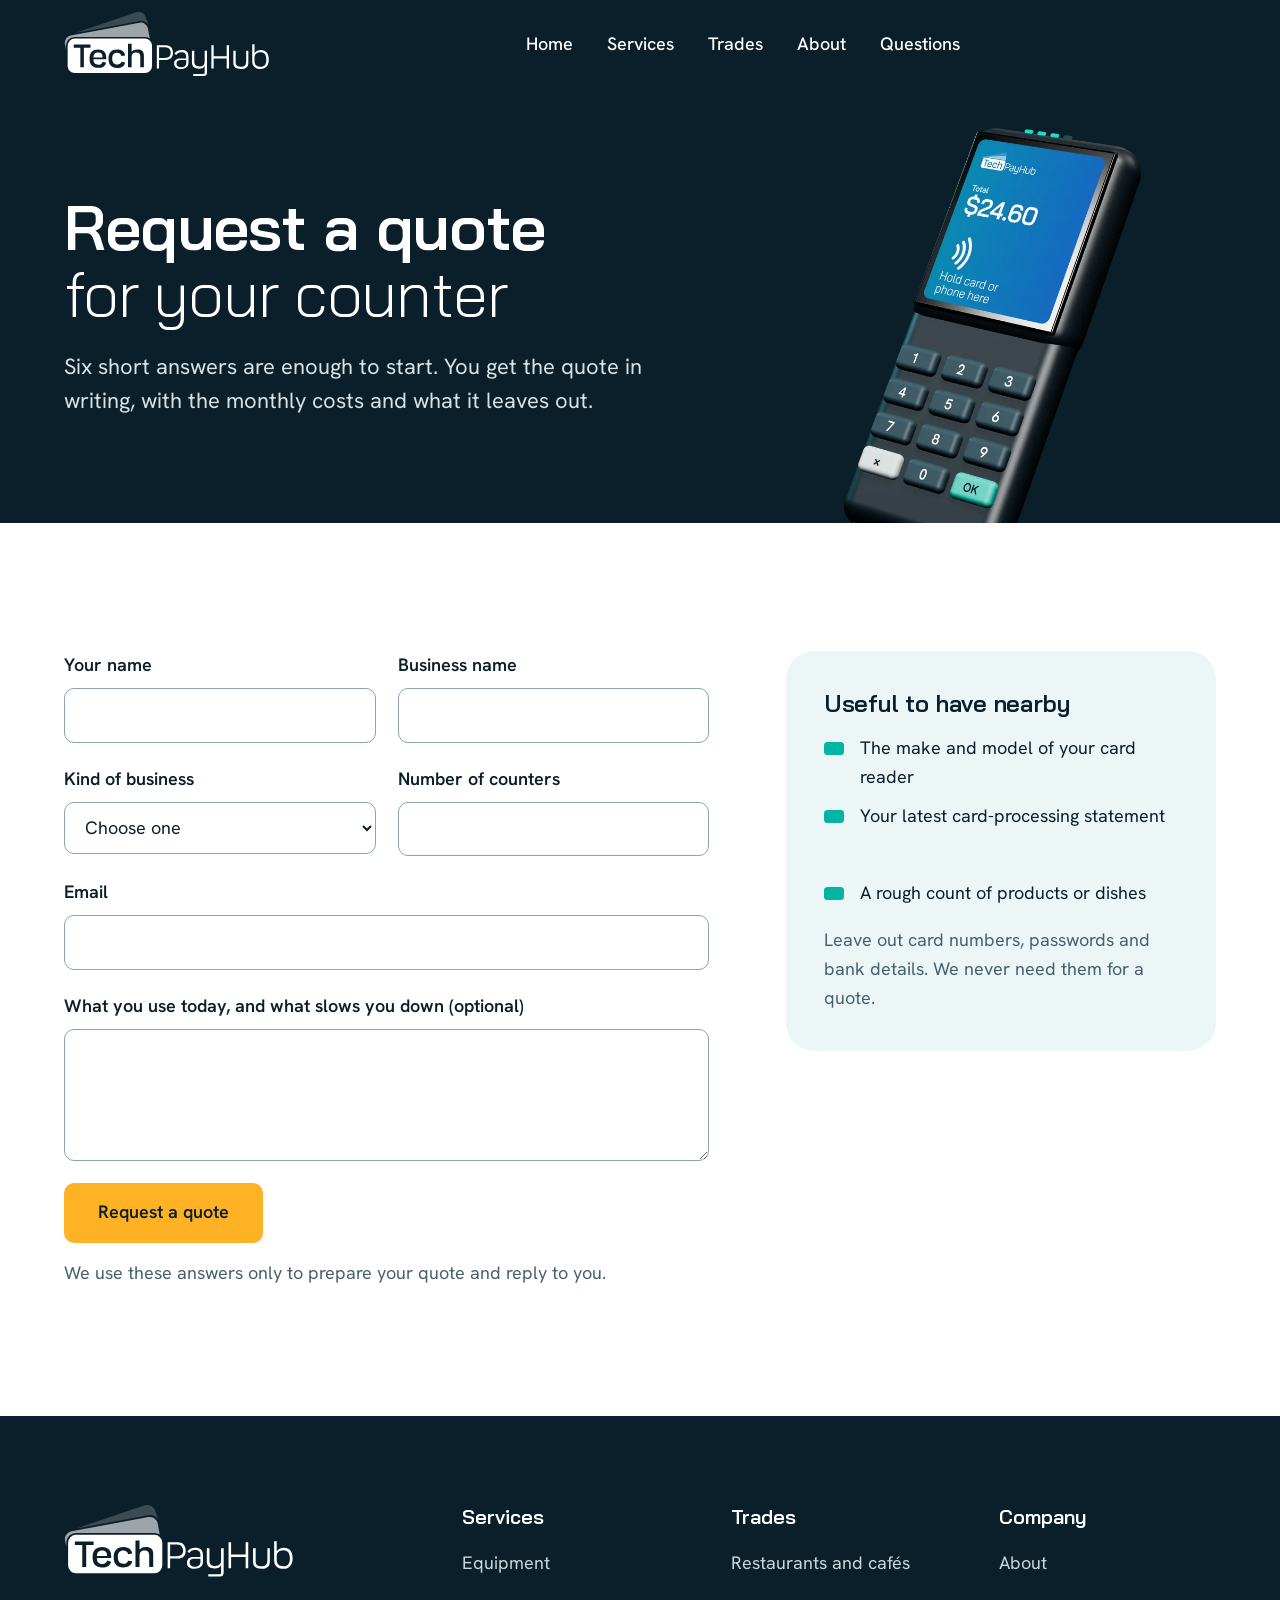
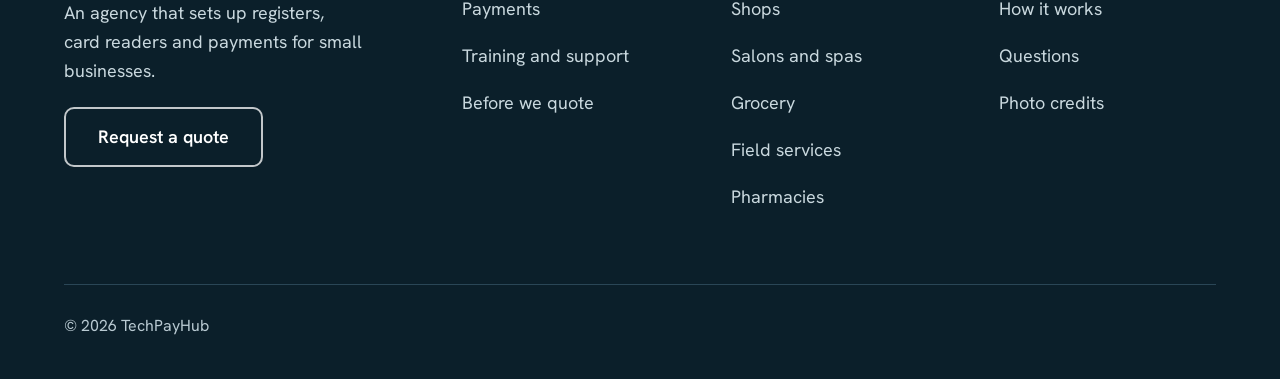
<file: quote.html>
<!doctype html>
<html lang="en">
<head>
<meta charset="utf-8">
<meta name="viewport" content="width=device-width, initial-scale=1, viewport-fit=cover">
<title>Request a quote from TechPayHub</title>
<meta name="description" content="Tell TechPayHub about your counter and get a written quote for registers, card readers and payments.">
<meta property="og:title" content="Request a quote from TechPayHub">
<meta property="og:description" content="Tell TechPayHub about your counter and get a written quote for registers, card readers and payments.">
<meta property="og:type" content="website">
<meta property="og:image" content="assets/share.jpg">
<meta name="twitter:card" content="summary_large_image">
<meta name="theme-color" content="#FFFFFF">
<!-- Add your domain, then switch this on: <link rel="canonical" href="https://YOUR-DOMAIN/quote.html"> -->
<link rel="icon" href="assets/icon.svg" type="image/svg+xml">
<link rel="alternate icon" href="assets/favicon.ico">
<link rel="apple-touch-icon" href="assets/favicon-180.png">
<link rel="preconnect" href="https://fonts.googleapis.com">
<link rel="preconnect" href="https://fonts.gstatic.com" crossorigin>
<link rel="stylesheet" href="https://fonts.googleapis.com/css2?family=Bai+Jamjuree:wght@300;600&family=Hanken+Grotesk:wght@400;500;600&display=swap">
<link rel="stylesheet" href="assets/site.css">
</head>
<body>
<a class="skip" href="#main">Skip to content</a>
<svg width="0" height="0" style="position:absolute" aria-hidden="true"><defs><linearGradient id="tph-card" x1="0" y1="0" x2="1" y2="0"><stop offset="0" stop-color="#0A89B2"/><stop offset="1" stop-color="#1569C1"/></linearGradient><symbol id="logo" viewBox="0 0 992 317"><g transform="translate(4 4)"><path fill="#00B5A4" fill-opacity=".2" d="M49.93 101.41L345.03 1.81A34.39 34.39 0 0 1 388.61 23.39L402.18 63.6A42.39 42.39 0 0 0 358.77 44.69L49.93 101.41Z"/><path fill="#00B5A4" fill-opacity=".6" d="M28.17 113.54L360.22 52.56A34.39 34.39 0 0 1 400.25 80.17L409.03 127.97A42.39 42.39 0 0 0 385.58 120.89L47.98 120.89A42.39 42.39 0 0 0 5.59 163.28L5.59 180.95L0.57 153.57A34.39 34.39 0 0 1 28.17 113.54Z"/><path fill="url(#tph-card)" d="M47.98 128.89L385.58 128.89A34.39 34.39 0 0 1 419.97 163.28L419.97 260.51A34.39 34.39 0 0 1 385.58 294.9L47.98 294.9A34.39 34.39 0 0 1 13.59 260.51L13.59 163.28A34.39 34.39 0 0 1 47.98 128.89Z"/><path fill="#fff" fill-rule="evenodd" d="M42.75 157.27H123.46V172.77H91.72V267.29H74.72V172.77H42.75ZM199.52 228.77H138.02C135.96 245.72 147.5 254.84 161.88 254.84C171.12 254.84 180.17 250.02 182.28 239.88L199 244.63C193.89 262.11 182.88 269.87 160.67 269.87C133.64 269.87 119.2 254.54 119.2 225.71C119.2 195.72 133.64 181.09 160.53 181.09C187.12 181.09 199.52 196.01 199.52 220.88ZM138.02 220.26H181.37C182.88 202.67 172.9 196.43 160 196.43C149.32 196.43 136.99 202.67 138.02 220.26ZM290.46 209.99C286.85 189.63 272.19 181.09 251.83 181.09C223.7 181.09 210.31 196.85 210.31 225.99C210.31 253.91 223.79 269.94 251.83 269.94C273.43 269.94 286.54 261.45 290.25 243.49L272.63 240.5C269.08 249.43 264.25 253.76 252.04 253.76C236.05 253.76 227.99 242.92 227.99 224.82C227.99 206.94 236.05 196.88 251.95 196.88C262.28 196.88 270.17 202.53 272.84 212.75ZM304.23 153.29H321.71V192.83C329.51 184.22 336.6 181.17 347.83 181.17C371.5 181.17 380.71 189.87 380.71 211.25V267.46H363.48V218.43C363.48 203.06 358.01 196.42 343.26 196.42C329.87 196.42 321.71 202.92 321.71 219.46V267.46H304.23Z"/><path fill="#000000" fill-rule="evenodd" d="M442.98 160.76H485.87C508.61 160.76 520.91 174.28 520.91 197.5C520.91 218.74 508.61 231.51 487.73 231.51H453.72V273.01H442.98ZM453.72 170.5V221.76H482.38C502.15 221.76 509.81 212.57 509.81 196C509.81 184.64 502.15 170.5 483.84 170.5ZM528.26 202.33C533.6 189.91 547.36 184.27 561.08 184.27C584.56 184.27 595.48 193.54 595.48 215.61V246.68C595.48 264.18 581.61 275.6 559.52 275.6C539.47 275.6 526.44 267.12 526.44 249.28C526.44 232.36 538.04 224.75 555.19 224.75H584.52V217.57C584.52 200.71 576.43 194.78 562.31 194.78C546.5 194.78 543.42 198.97 536.25 207.72ZM584.52 232.27H558.82C542.81 232.27 537.81 237.88 537.81 249.8C537.81 259.76 544.93 267.12 560.15 267.12C575.13 267.12 584.52 258.13 584.52 247.28ZM611.97 187.05H623.47V239.77C623.47 256.08 630.79 263.36 649.03 263.36C663.83 263.36 673.47 256.08 673.47 240.11V187.05H684.72V291.55C684.72 303.8 679.52 308.77 669.64 308.77H618.25V298.78H665.35C672.03 298.78 673.47 294.68 673.47 294.22V260.71C667.64 270.63 659.54 273.76 646.13 273.76C623.95 273.76 611.97 263.72 611.97 242.8ZM705.73 160.79H716.72V213.52H779.47V160.79H790.71V273.01H779.47V224.27H716.72V273.01H705.73ZM811.48 187.04H822.72V243.9C822.72 258.7 832.74 264.97 846.62 264.97C867.3 264.97 873.36 258.7 873.36 231.07V187.04H883.72V246.08C883.72 265.7 870.95 275.54 848.42 275.54C823.37 275.54 811.48 265.7 811.48 245.6ZM902.46 156.55H913.47V199.4C921.39 189.4 930.88 184.29 943.52 184.29C969.1 184.29 982.13 201.08 982.13 229.94C982.13 259.49 968.23 275.61 942.43 275.61C915.74 275.61 902.46 259.11 902.46 240.37ZM913.47 236.73C913.47 252.67 921.98 264.71 943 264.71C960.99 264.71 970.42 252.67 970.42 230.79C970.42 207.28 960.99 195.21 941.81 195.21C923.05 195.21 913.47 207.28 913.47 219Z"/></g></symbol><symbol id="logo-w" viewBox="0 0 992 317"><g transform="translate(4 4)"><path fill="#fff" fill-opacity="0.2" d="M49.93 101.41L345.03 1.81A34.39 34.39 0 0 1 388.61 23.39L402.18 63.6A42.39 42.39 0 0 0 358.77 44.69L49.93 101.41Z"/><path fill="#fff" fill-opacity="0.6" d="M28.17 113.54L360.22 52.56A34.39 34.39 0 0 1 400.25 80.17L409.03 127.97A42.39 42.39 0 0 0 385.58 120.89L47.98 120.89A42.39 42.39 0 0 0 5.59 163.28L5.59 180.95L0.57 153.57A34.39 34.39 0 0 1 28.17 113.54Z"/><path fill="#fff" fill-rule="evenodd" d="M47.98 128.89L385.58 128.89A34.39 34.39 0 0 1 419.97 163.28L419.97 260.51A34.39 34.39 0 0 1 385.58 294.9L47.98 294.9A34.39 34.39 0 0 1 13.59 260.51L13.59 163.28A34.39 34.39 0 0 1 47.98 128.89ZM42.75 157.27H123.46V172.77H91.72V267.29H74.72V172.77H42.75ZM199.52 228.77H138.02C135.96 245.72 147.5 254.84 161.88 254.84C171.12 254.84 180.17 250.02 182.28 239.88L199 244.63C193.89 262.11 182.88 269.87 160.67 269.87C133.64 269.87 119.2 254.54 119.2 225.71C119.2 195.72 133.64 181.09 160.53 181.09C187.12 181.09 199.52 196.01 199.52 220.88ZM138.02 220.26H181.37C182.88 202.67 172.9 196.43 160 196.43C149.32 196.43 136.99 202.67 138.02 220.26ZM290.46 209.99C286.85 189.63 272.19 181.09 251.83 181.09C223.7 181.09 210.31 196.85 210.31 225.99C210.31 253.91 223.79 269.94 251.83 269.94C273.43 269.94 286.54 261.45 290.25 243.49L272.63 240.5C269.08 249.43 264.25 253.76 252.04 253.76C236.05 253.76 227.99 242.92 227.99 224.82C227.99 206.94 236.05 196.88 251.95 196.88C262.28 196.88 270.17 202.53 272.84 212.75ZM304.23 153.29H321.71V192.83C329.51 184.22 336.6 181.17 347.83 181.17C371.5 181.17 380.71 189.87 380.71 211.25V267.46H363.48V218.43C363.48 203.06 358.01 196.42 343.26 196.42C329.87 196.42 321.71 202.92 321.71 219.46V267.46H304.23Z"/><path fill="#fff" fill-rule="evenodd" d="M442.98 160.76H485.87C508.61 160.76 520.91 174.28 520.91 197.5C520.91 218.74 508.61 231.51 487.73 231.51H453.72V273.01H442.98ZM453.72 170.5V221.76H482.38C502.15 221.76 509.81 212.57 509.81 196C509.81 184.64 502.15 170.5 483.84 170.5ZM528.26 202.33C533.6 189.91 547.36 184.27 561.08 184.27C584.56 184.27 595.48 193.54 595.48 215.61V246.68C595.48 264.18 581.61 275.6 559.52 275.6C539.47 275.6 526.44 267.12 526.44 249.28C526.44 232.36 538.04 224.75 555.19 224.75H584.52V217.57C584.52 200.71 576.43 194.78 562.31 194.78C546.5 194.78 543.42 198.97 536.25 207.72ZM584.52 232.27H558.82C542.81 232.27 537.81 237.88 537.81 249.8C537.81 259.76 544.93 267.12 560.15 267.12C575.13 267.12 584.52 258.13 584.52 247.28ZM611.97 187.05H623.47V239.77C623.47 256.08 630.79 263.36 649.03 263.36C663.83 263.36 673.47 256.08 673.47 240.11V187.05H684.72V291.55C684.72 303.8 679.52 308.77 669.64 308.77H618.25V298.78H665.35C672.03 298.78 673.47 294.68 673.47 294.22V260.71C667.64 270.63 659.54 273.76 646.13 273.76C623.95 273.76 611.97 263.72 611.97 242.8ZM705.73 160.79H716.72V213.52H779.47V160.79H790.71V273.01H779.47V224.27H716.72V273.01H705.73ZM811.48 187.04H822.72V243.9C822.72 258.7 832.74 264.97 846.62 264.97C867.3 264.97 873.36 258.7 873.36 231.07V187.04H883.72V246.08C883.72 265.7 870.95 275.54 848.42 275.54C823.37 275.54 811.48 265.7 811.48 245.6ZM902.46 156.55H913.47V199.4C921.39 189.4 930.88 184.29 943.52 184.29C969.1 184.29 982.13 201.08 982.13 229.94C982.13 259.49 968.23 275.61 942.43 275.61C915.74 275.61 902.46 259.11 902.46 240.37ZM913.47 236.73C913.47 252.67 921.98 264.71 943 264.71C960.99 264.71 970.42 252.67 970.42 230.79C970.42 207.28 960.99 195.21 941.81 195.21C923.05 195.21 913.47 207.28 913.47 219Z"/></g></symbol><symbol id="stk-w" viewBox="0 0 424 296"><path fill="#fff" fill-opacity=".2" d="M49.93 101.41L345.03 1.81A34.39 34.39 0 0 1 388.61 23.39L402.18 63.6A42.39 42.39 0 0 0 358.77 44.69L49.93 101.41Z"/><path fill="#fff" fill-opacity=".6" d="M28.17 113.54L360.22 52.56A34.39 34.39 0 0 1 400.25 80.17L409.03 127.97A42.39 42.39 0 0 0 385.58 120.89L47.98 120.89A42.39 42.39 0 0 0 5.59 163.28L5.59 180.95L0.57 153.57A34.39 34.39 0 0 1 28.17 113.54Z"/><path fill="#fff" d="M47.98 128.89L385.58 128.89A34.39 34.39 0 0 1 419.97 163.28L419.97 260.51A34.39 34.39 0 0 1 385.58 294.9L47.98 294.9A34.39 34.39 0 0 1 13.59 260.51L13.59 163.28A34.39 34.39 0 0 1 47.98 128.89Z"/></symbol><symbol id="stk-c" viewBox="0 0 424 296"><path fill="#00B5A4" fill-opacity=".2" d="M49.93 101.41L345.03 1.81A34.39 34.39 0 0 1 388.61 23.39L402.18 63.6A42.39 42.39 0 0 0 358.77 44.69L49.93 101.41Z"/><path fill="#00B5A4" fill-opacity=".6" d="M28.17 113.54L360.22 52.56A34.39 34.39 0 0 1 400.25 80.17L409.03 127.97A42.39 42.39 0 0 0 385.58 120.89L47.98 120.89A42.39 42.39 0 0 0 5.59 163.28L5.59 180.95L0.57 153.57A34.39 34.39 0 0 1 28.17 113.54Z"/><path fill="url(#tph-card)" d="M47.98 128.89L385.58 128.89A34.39 34.39 0 0 1 419.97 163.28L419.97 260.51A34.39 34.39 0 0 1 385.58 294.9L47.98 294.9A34.39 34.39 0 0 1 13.59 260.51L13.59 163.28A34.39 34.39 0 0 1 47.98 128.89Z"/></symbol></defs></svg>
<header class="nav"><div class="wrap">
  <a class="logo" href="index.html" aria-label="TechPayHub home"><svg class="logo-dark" viewBox="0 0 992 317" role="img" aria-label="TechPayHub"><use href="#logo"/></svg><svg class="logo-light" viewBox="0 0 992 317" aria-hidden="true"><use href="#logo-w"/></svg></a>
  <ul id="menu"><li><a href="index.html">Home</a></li><li><a href="services.html">Services</a></li><li><a href="trades.html">Trades</a></li><li><a href="about.html">About</a></li><li><a href="index.html#questions">Questions</a></li><li class="menu-cta"><a href="quote.html">Request a quote</a></li></ul>
  
  <button class="burger" type="button" aria-label="Open menu" aria-expanded="false" aria-controls="menu"><i></i><i></i></button>
</div></header>
<main id="main">
<section class="open short"><div class="wrap"><div class="copy"><h1><b>Request a quote</b> for your counter</h1><p class="lead">Six short answers are enough to start. You get the quote in writing, with the monthly costs and what it leaves out.</p></div><div class="vis rd"><img src="assets/reader-640.webp" srcset="assets/reader-640.webp 640w" sizes="360px" width="640" height="1113" alt="A card reader with the TechPayHub screen"></div></div></section>
<section><div class="wrap"><div class="two top ask">
<!-- Connect the form: put the address that receives requests (your form service or server) in data-endpoint. Until then it says it is not connected. -->
<form class="form" data-quote data-endpoint="" method="post" novalidate>
<div class="field"><label for="name">Your name</label><input id="name" name="name" autocomplete="name" aria-describedby="name-error" required><span class="err" id="name-error"></span></div>
<div class="field"><label for="business">Business name</label><input id="business" name="business" autocomplete="organization" aria-describedby="business-error" required><span class="err" id="business-error"></span></div>
<div class="field"><label for="trade">Kind of business</label><select id="trade" name="trade" aria-describedby="trade-error" required><option value="">Choose one</option><option value="restaurant">Restaurants and cafés</option><option value="retail">Shops with several locations</option><option value="salon">Salons and spas</option><option value="grocery">Grocery and convenience</option><option value="field">Trades and field services</option><option value="pharmacy">Pharmacies</option><option value="other">Something else</option></select><span class="err" id="trade-error"></span></div>
<div class="field"><label for="counters">Number of counters</label><input id="counters" name="counters" inputmode="numeric" aria-describedby="counters-error" required><span class="err" id="counters-error"></span></div>
<div class="field full"><label for="email">Email</label><input id="email" name="email" type="email" autocomplete="email" aria-describedby="email-error" required><span class="err" id="email-error"></span></div>
<div class="field full"><label for="notes">What you use today, and what slows you down (optional)</label><textarea id="notes" name="notes"></textarea><span class="err" id="notes-error"></span></div>
<div class="full" style="display:grid;gap:16px;justify-items:start"><button class="btn btn-go" type="submit">Request a quote</button><p class="status" role="status"></p><p class="muted">We use these answers only to prepare your quote and reply to you.</p></div>
</form>
<aside class="panel"><h2 style="font-size:1.5rem;font-weight:600">Useful to have nearby</h2><ul class="ticks"><li>The make and model of your card reader</li><li>Your latest card-processing statement</li><li>The date your processor contract ends</li><li>A rough count of products or dishes</li></ul><p class="muted">Leave out card numbers, passwords and bank details. We never need them for a quote.</p></aside></div></div></section>
</main>
<footer><div class="wrap">
  <div class="cols">
    <div class="who"><a class="logo" href="index.html" aria-label="TechPayHub home"><svg viewBox="0 0 992 317" role="img" aria-label="TechPayHub"><use href="#logo-w"/></svg></a><p>An agency that sets up registers, card readers and payments for small businesses.</p><a class="btn btn-line" href="quote.html">Request a quote</a></div>
    <div><h2>Services</h2><ul><li><a href="services.html#tech">Equipment</a></li><li><a href="services.html#pay">Payments</a></li><li><a href="services.html#hub">Training and support</a></li><li><a href="services.html#checks">Before we quote</a></li></ul></div>
    <div><h2>Trades</h2><ul><li><a href="trades.html#restaurant">Restaurants and cafés</a></li><li><a href="trades.html#retail">Shops</a></li><li><a href="trades.html#salon">Salons and spas</a></li><li><a href="trades.html#grocery">Grocery</a></li><li><a href="trades.html#field">Field services</a></li><li><a href="trades.html#pharmacy">Pharmacies</a></li></ul></div>
    <div><h2>Company</h2><ul><li><a href="about.html">About</a></li><li><a href="index.html#steps">How it works</a></li><li><a href="index.html#questions">Questions</a></li><li><a href="credits.html">Photo credits</a></li></ul></div>
  </div>
  <div class="legal"><span>© 2026 TechPayHub</span></div>
</div></footer>
<script src="assets/site.js" defer></script>
</body>
</html>
</file>
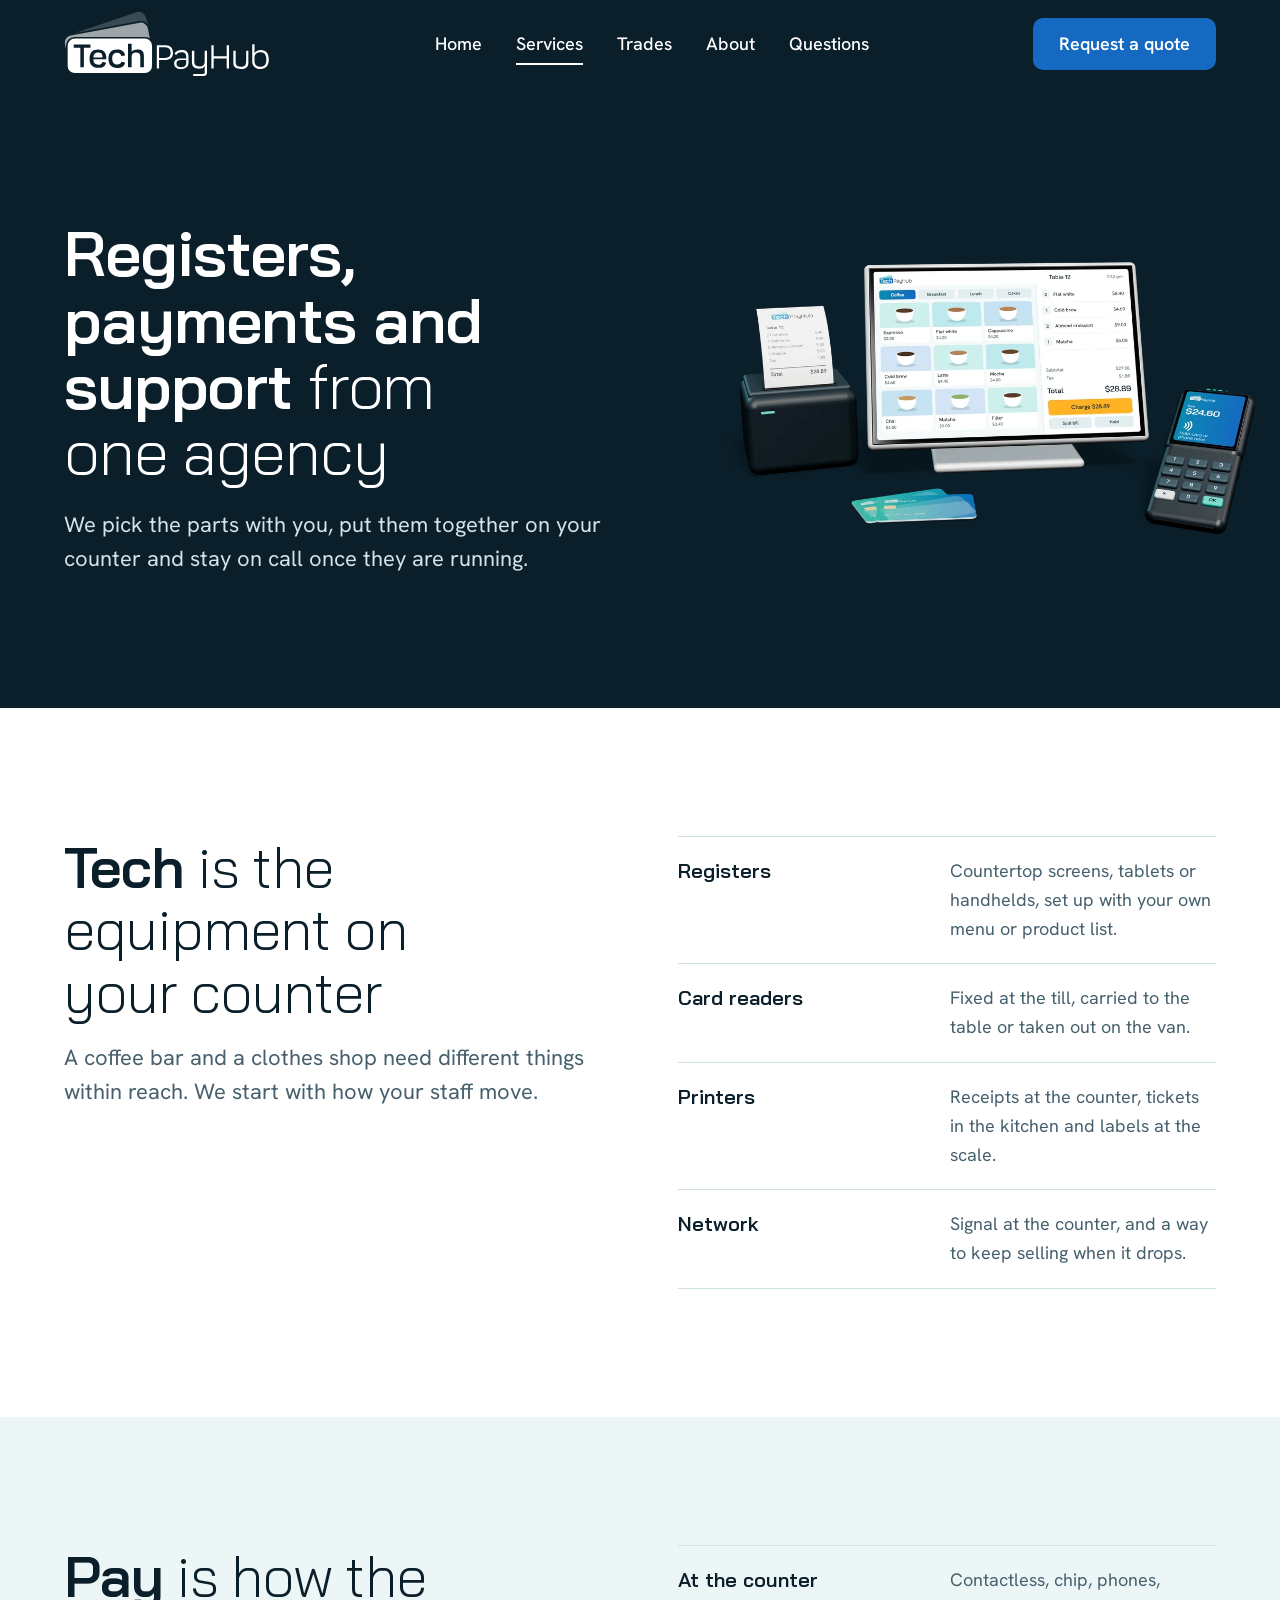
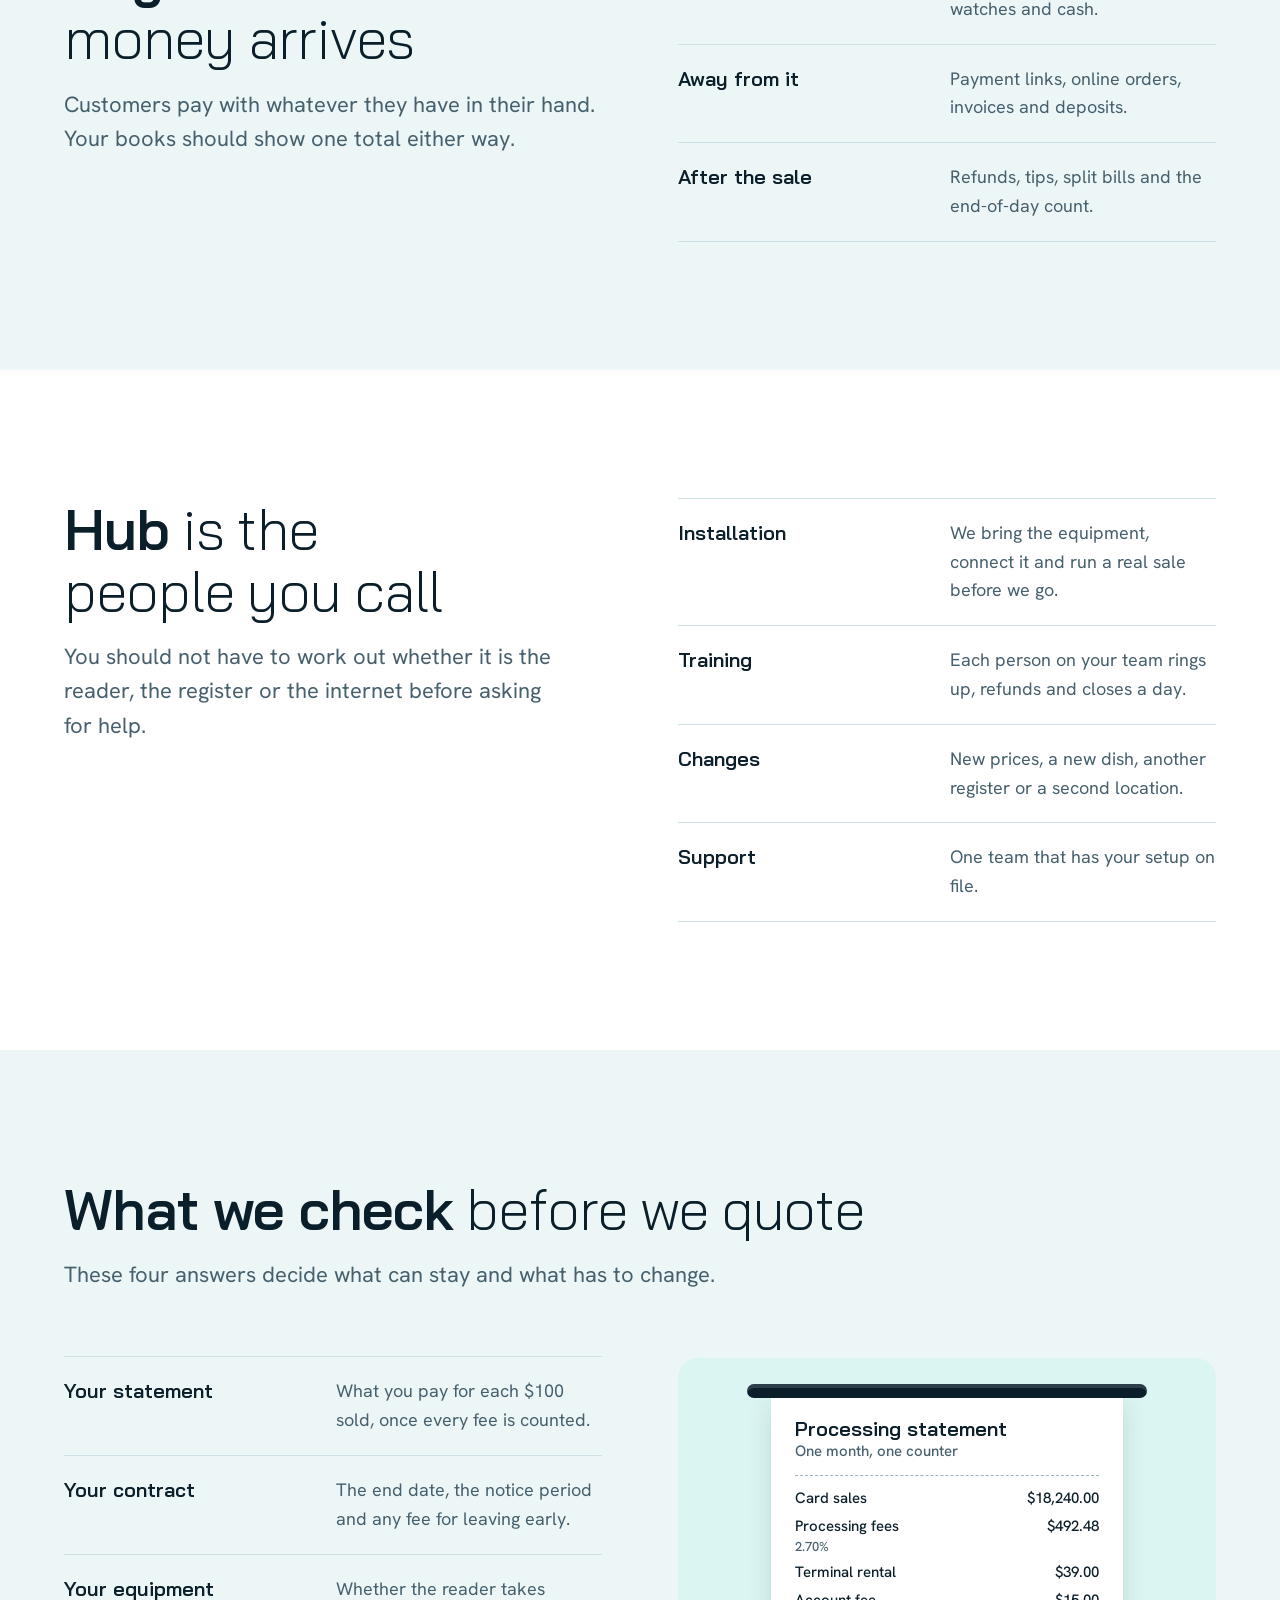
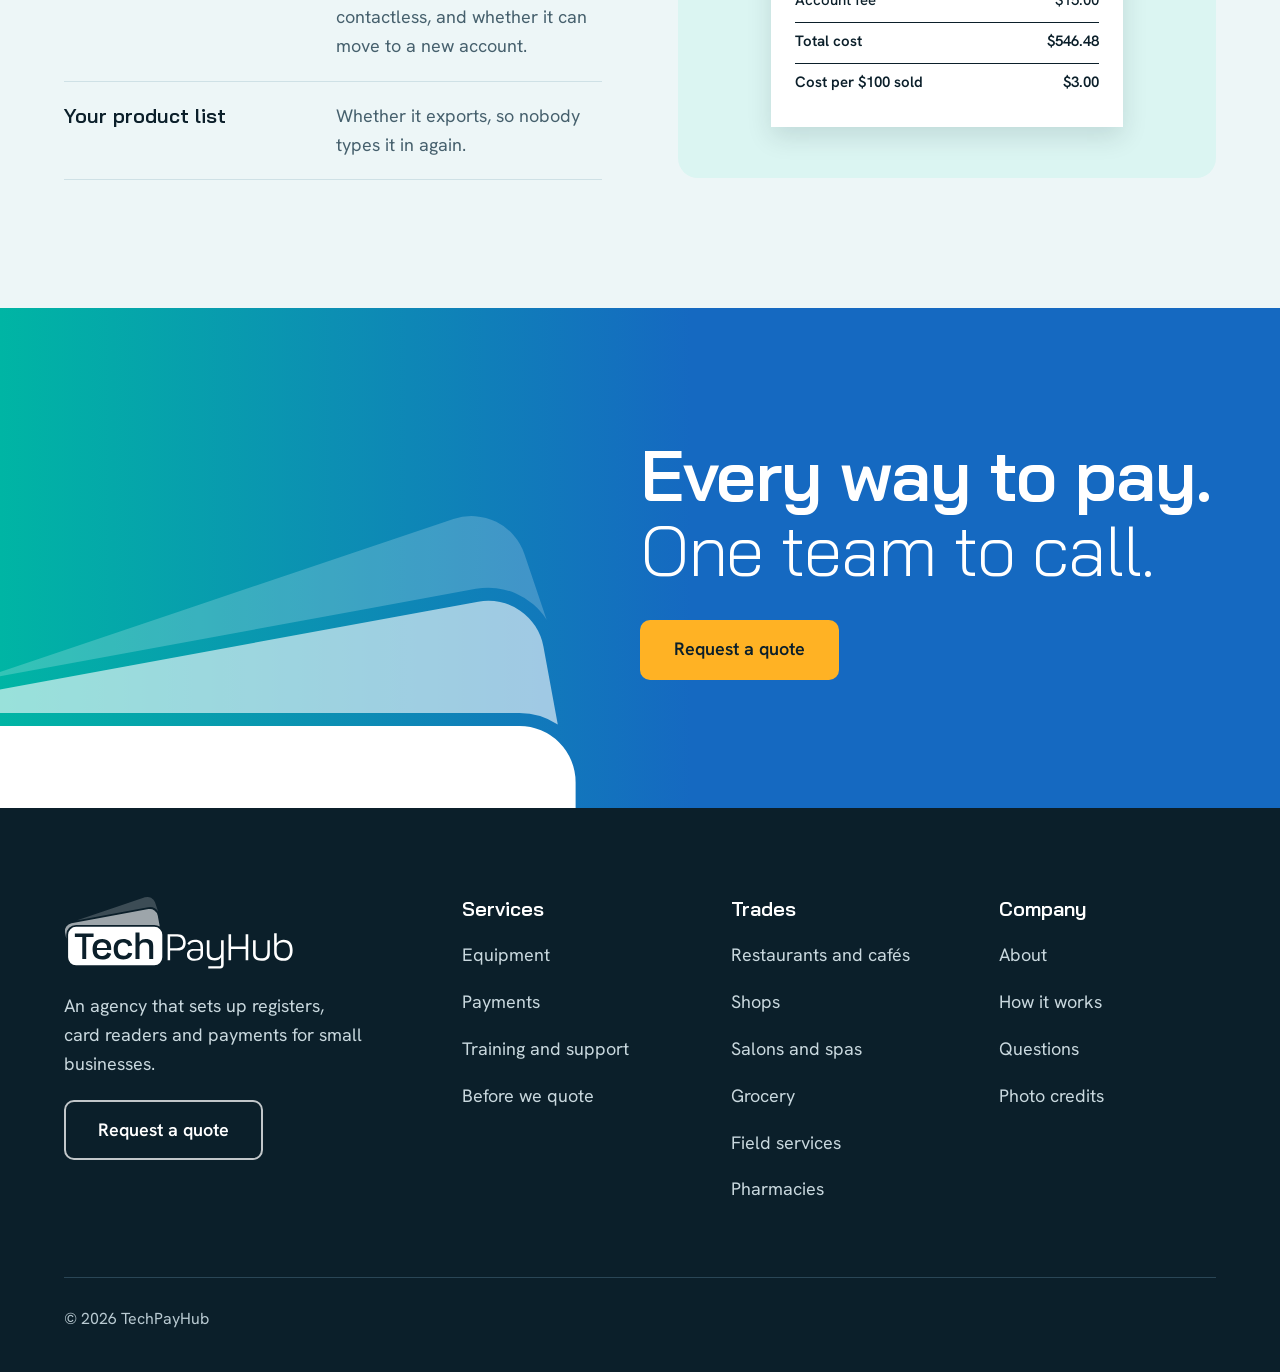
<file: services.html>
<!doctype html>
<html lang="en">
<head>
<meta charset="utf-8">
<meta name="viewport" content="width=device-width, initial-scale=1, viewport-fit=cover">
<title>TechPayHub services: registers, payments and support</title>
<meta name="description" content="What TechPayHub chooses, installs and supports for small businesses: registers, card readers, payments and training.">
<meta property="og:title" content="TechPayHub services: registers, payments and support">
<meta property="og:description" content="What TechPayHub chooses, installs and supports for small businesses: registers, card readers, payments and training.">
<meta property="og:type" content="website">
<meta property="og:image" content="assets/share.jpg">
<meta name="twitter:card" content="summary_large_image">
<meta name="theme-color" content="#FFFFFF">
<!-- Add your domain, then switch this on: <link rel="canonical" href="https://YOUR-DOMAIN/services.html"> -->
<link rel="icon" href="assets/icon.svg" type="image/svg+xml">
<link rel="alternate icon" href="assets/favicon.ico">
<link rel="apple-touch-icon" href="assets/favicon-180.png">
<link rel="preconnect" href="https://fonts.googleapis.com">
<link rel="preconnect" href="https://fonts.gstatic.com" crossorigin>
<link rel="stylesheet" href="https://fonts.googleapis.com/css2?family=Bai+Jamjuree:wght@300;600&family=Hanken+Grotesk:wght@400;500;600&display=swap">
<link rel="stylesheet" href="assets/site.css">
</head>
<body>
<a class="skip" href="#main">Skip to content</a>
<svg width="0" height="0" style="position:absolute" aria-hidden="true"><defs><linearGradient id="tph-card" x1="0" y1="0" x2="1" y2="0"><stop offset="0" stop-color="#0A89B2"/><stop offset="1" stop-color="#1569C1"/></linearGradient><symbol id="logo" viewBox="0 0 992 317"><g transform="translate(4 4)"><path fill="#00B5A4" fill-opacity=".2" d="M49.93 101.41L345.03 1.81A34.39 34.39 0 0 1 388.61 23.39L402.18 63.6A42.39 42.39 0 0 0 358.77 44.69L49.93 101.41Z"/><path fill="#00B5A4" fill-opacity=".6" d="M28.17 113.54L360.22 52.56A34.39 34.39 0 0 1 400.25 80.17L409.03 127.97A42.39 42.39 0 0 0 385.58 120.89L47.98 120.89A42.39 42.39 0 0 0 5.59 163.28L5.59 180.95L0.57 153.57A34.39 34.39 0 0 1 28.17 113.54Z"/><path fill="url(#tph-card)" d="M47.98 128.89L385.58 128.89A34.39 34.39 0 0 1 419.97 163.28L419.97 260.51A34.39 34.39 0 0 1 385.58 294.9L47.98 294.9A34.39 34.39 0 0 1 13.59 260.51L13.59 163.28A34.39 34.39 0 0 1 47.98 128.89Z"/><path fill="#fff" fill-rule="evenodd" d="M42.75 157.27H123.46V172.77H91.72V267.29H74.72V172.77H42.75ZM199.52 228.77H138.02C135.96 245.72 147.5 254.84 161.88 254.84C171.12 254.84 180.17 250.02 182.28 239.88L199 244.63C193.89 262.11 182.88 269.87 160.67 269.87C133.64 269.87 119.2 254.54 119.2 225.71C119.2 195.72 133.64 181.09 160.53 181.09C187.12 181.09 199.52 196.01 199.52 220.88ZM138.02 220.26H181.37C182.88 202.67 172.9 196.43 160 196.43C149.32 196.43 136.99 202.67 138.02 220.26ZM290.46 209.99C286.85 189.63 272.19 181.09 251.83 181.09C223.7 181.09 210.31 196.85 210.31 225.99C210.31 253.91 223.79 269.94 251.83 269.94C273.43 269.94 286.54 261.45 290.25 243.49L272.63 240.5C269.08 249.43 264.25 253.76 252.04 253.76C236.05 253.76 227.99 242.92 227.99 224.82C227.99 206.94 236.05 196.88 251.95 196.88C262.28 196.88 270.17 202.53 272.84 212.75ZM304.23 153.29H321.71V192.83C329.51 184.22 336.6 181.17 347.83 181.17C371.5 181.17 380.71 189.87 380.71 211.25V267.46H363.48V218.43C363.48 203.06 358.01 196.42 343.26 196.42C329.87 196.42 321.71 202.92 321.71 219.46V267.46H304.23Z"/><path fill="#000000" fill-rule="evenodd" d="M442.98 160.76H485.87C508.61 160.76 520.91 174.28 520.91 197.5C520.91 218.74 508.61 231.51 487.73 231.51H453.72V273.01H442.98ZM453.72 170.5V221.76H482.38C502.15 221.76 509.81 212.57 509.81 196C509.81 184.64 502.15 170.5 483.84 170.5ZM528.26 202.33C533.6 189.91 547.36 184.27 561.08 184.27C584.56 184.27 595.48 193.54 595.48 215.61V246.68C595.48 264.18 581.61 275.6 559.52 275.6C539.47 275.6 526.44 267.12 526.44 249.28C526.44 232.36 538.04 224.75 555.19 224.75H584.52V217.57C584.52 200.71 576.43 194.78 562.31 194.78C546.5 194.78 543.42 198.97 536.25 207.72ZM584.52 232.27H558.82C542.81 232.27 537.81 237.88 537.81 249.8C537.81 259.76 544.93 267.12 560.15 267.12C575.13 267.12 584.52 258.13 584.52 247.28ZM611.97 187.05H623.47V239.77C623.47 256.08 630.79 263.36 649.03 263.36C663.83 263.36 673.47 256.08 673.47 240.11V187.05H684.72V291.55C684.72 303.8 679.52 308.77 669.64 308.77H618.25V298.78H665.35C672.03 298.78 673.47 294.68 673.47 294.22V260.71C667.64 270.63 659.54 273.76 646.13 273.76C623.95 273.76 611.97 263.72 611.97 242.8ZM705.73 160.79H716.72V213.52H779.47V160.79H790.71V273.01H779.47V224.27H716.72V273.01H705.73ZM811.48 187.04H822.72V243.9C822.72 258.7 832.74 264.97 846.62 264.97C867.3 264.97 873.36 258.7 873.36 231.07V187.04H883.72V246.08C883.72 265.7 870.95 275.54 848.42 275.54C823.37 275.54 811.48 265.7 811.48 245.6ZM902.46 156.55H913.47V199.4C921.39 189.4 930.88 184.29 943.52 184.29C969.1 184.29 982.13 201.08 982.13 229.94C982.13 259.49 968.23 275.61 942.43 275.61C915.74 275.61 902.46 259.11 902.46 240.37ZM913.47 236.73C913.47 252.67 921.98 264.71 943 264.71C960.99 264.71 970.42 252.67 970.42 230.79C970.42 207.28 960.99 195.21 941.81 195.21C923.05 195.21 913.47 207.28 913.47 219Z"/></g></symbol><symbol id="logo-w" viewBox="0 0 992 317"><g transform="translate(4 4)"><path fill="#fff" fill-opacity="0.2" d="M49.93 101.41L345.03 1.81A34.39 34.39 0 0 1 388.61 23.39L402.18 63.6A42.39 42.39 0 0 0 358.77 44.69L49.93 101.41Z"/><path fill="#fff" fill-opacity="0.6" d="M28.17 113.54L360.22 52.56A34.39 34.39 0 0 1 400.25 80.17L409.03 127.97A42.39 42.39 0 0 0 385.58 120.89L47.98 120.89A42.39 42.39 0 0 0 5.59 163.28L5.59 180.95L0.57 153.57A34.39 34.39 0 0 1 28.17 113.54Z"/><path fill="#fff" fill-rule="evenodd" d="M47.98 128.89L385.58 128.89A34.39 34.39 0 0 1 419.97 163.28L419.97 260.51A34.39 34.39 0 0 1 385.58 294.9L47.98 294.9A34.39 34.39 0 0 1 13.59 260.51L13.59 163.28A34.39 34.39 0 0 1 47.98 128.89ZM42.75 157.27H123.46V172.77H91.72V267.29H74.72V172.77H42.75ZM199.52 228.77H138.02C135.96 245.72 147.5 254.84 161.88 254.84C171.12 254.84 180.17 250.02 182.28 239.88L199 244.63C193.89 262.11 182.88 269.87 160.67 269.87C133.64 269.87 119.2 254.54 119.2 225.71C119.2 195.72 133.64 181.09 160.53 181.09C187.12 181.09 199.52 196.01 199.52 220.88ZM138.02 220.26H181.37C182.88 202.67 172.9 196.43 160 196.43C149.32 196.43 136.99 202.67 138.02 220.26ZM290.46 209.99C286.85 189.63 272.19 181.09 251.83 181.09C223.7 181.09 210.31 196.85 210.31 225.99C210.31 253.91 223.79 269.94 251.83 269.94C273.43 269.94 286.54 261.45 290.25 243.49L272.63 240.5C269.08 249.43 264.25 253.76 252.04 253.76C236.05 253.76 227.99 242.92 227.99 224.82C227.99 206.94 236.05 196.88 251.95 196.88C262.28 196.88 270.17 202.53 272.84 212.75ZM304.23 153.29H321.71V192.83C329.51 184.22 336.6 181.17 347.83 181.17C371.5 181.17 380.71 189.87 380.71 211.25V267.46H363.48V218.43C363.48 203.06 358.01 196.42 343.26 196.42C329.87 196.42 321.71 202.92 321.71 219.46V267.46H304.23Z"/><path fill="#fff" fill-rule="evenodd" d="M442.98 160.76H485.87C508.61 160.76 520.91 174.28 520.91 197.5C520.91 218.74 508.61 231.51 487.73 231.51H453.72V273.01H442.98ZM453.72 170.5V221.76H482.38C502.15 221.76 509.81 212.57 509.81 196C509.81 184.64 502.15 170.5 483.84 170.5ZM528.26 202.33C533.6 189.91 547.36 184.27 561.08 184.27C584.56 184.27 595.48 193.54 595.48 215.61V246.68C595.48 264.18 581.61 275.6 559.52 275.6C539.47 275.6 526.44 267.12 526.44 249.28C526.44 232.36 538.04 224.75 555.19 224.75H584.52V217.57C584.52 200.71 576.43 194.78 562.31 194.78C546.5 194.78 543.42 198.97 536.25 207.72ZM584.52 232.27H558.82C542.81 232.27 537.81 237.88 537.81 249.8C537.81 259.76 544.93 267.12 560.15 267.12C575.13 267.12 584.52 258.13 584.52 247.28ZM611.97 187.05H623.47V239.77C623.47 256.08 630.79 263.36 649.03 263.36C663.83 263.36 673.47 256.08 673.47 240.11V187.05H684.72V291.55C684.72 303.8 679.52 308.77 669.64 308.77H618.25V298.78H665.35C672.03 298.78 673.47 294.68 673.47 294.22V260.71C667.64 270.63 659.54 273.76 646.13 273.76C623.95 273.76 611.97 263.72 611.97 242.8ZM705.73 160.79H716.72V213.52H779.47V160.79H790.71V273.01H779.47V224.27H716.72V273.01H705.73ZM811.48 187.04H822.72V243.9C822.72 258.7 832.74 264.97 846.62 264.97C867.3 264.97 873.36 258.7 873.36 231.07V187.04H883.72V246.08C883.72 265.7 870.95 275.54 848.42 275.54C823.37 275.54 811.48 265.7 811.48 245.6ZM902.46 156.55H913.47V199.4C921.39 189.4 930.88 184.29 943.52 184.29C969.1 184.29 982.13 201.08 982.13 229.94C982.13 259.49 968.23 275.61 942.43 275.61C915.74 275.61 902.46 259.11 902.46 240.37ZM913.47 236.73C913.47 252.67 921.98 264.71 943 264.71C960.99 264.71 970.42 252.67 970.42 230.79C970.42 207.28 960.99 195.21 941.81 195.21C923.05 195.21 913.47 207.28 913.47 219Z"/></g></symbol><symbol id="stk-w" viewBox="0 0 424 296"><path fill="#fff" fill-opacity=".2" d="M49.93 101.41L345.03 1.81A34.39 34.39 0 0 1 388.61 23.39L402.18 63.6A42.39 42.39 0 0 0 358.77 44.69L49.93 101.41Z"/><path fill="#fff" fill-opacity=".6" d="M28.17 113.54L360.22 52.56A34.39 34.39 0 0 1 400.25 80.17L409.03 127.97A42.39 42.39 0 0 0 385.58 120.89L47.98 120.89A42.39 42.39 0 0 0 5.59 163.28L5.59 180.95L0.57 153.57A34.39 34.39 0 0 1 28.17 113.54Z"/><path fill="#fff" d="M47.98 128.89L385.58 128.89A34.39 34.39 0 0 1 419.97 163.28L419.97 260.51A34.39 34.39 0 0 1 385.58 294.9L47.98 294.9A34.39 34.39 0 0 1 13.59 260.51L13.59 163.28A34.39 34.39 0 0 1 47.98 128.89Z"/></symbol><symbol id="stk-c" viewBox="0 0 424 296"><path fill="#00B5A4" fill-opacity=".2" d="M49.93 101.41L345.03 1.81A34.39 34.39 0 0 1 388.61 23.39L402.18 63.6A42.39 42.39 0 0 0 358.77 44.69L49.93 101.41Z"/><path fill="#00B5A4" fill-opacity=".6" d="M28.17 113.54L360.22 52.56A34.39 34.39 0 0 1 400.25 80.17L409.03 127.97A42.39 42.39 0 0 0 385.58 120.89L47.98 120.89A42.39 42.39 0 0 0 5.59 163.28L5.59 180.95L0.57 153.57A34.39 34.39 0 0 1 28.17 113.54Z"/><path fill="url(#tph-card)" d="M47.98 128.89L385.58 128.89A34.39 34.39 0 0 1 419.97 163.28L419.97 260.51A34.39 34.39 0 0 1 385.58 294.9L47.98 294.9A34.39 34.39 0 0 1 13.59 260.51L13.59 163.28A34.39 34.39 0 0 1 47.98 128.89Z"/></symbol></defs></svg>
<header class="nav"><div class="wrap">
  <a class="logo" href="index.html" aria-label="TechPayHub home"><svg class="logo-dark" viewBox="0 0 992 317" role="img" aria-label="TechPayHub"><use href="#logo"/></svg><svg class="logo-light" viewBox="0 0 992 317" aria-hidden="true"><use href="#logo-w"/></svg></a>
  <ul id="menu"><li><a href="index.html">Home</a></li><li><a href="services.html" aria-current=page>Services</a></li><li><a href="trades.html">Trades</a></li><li><a href="about.html">About</a></li><li><a href="index.html#questions">Questions</a></li><li class="menu-cta"><a href="quote.html">Request a quote</a></li></ul>
  <a class="btn btn-blue" href="quote.html">Request a quote</a>
  <button class="burger" type="button" aria-label="Open menu" aria-expanded="false" aria-controls="menu"><i></i><i></i></button>
</div></header>
<main id="main">
<section class="open "><div class="wrap"><div class="copy"><h1><b>Registers, payments and support</b> from one agency</h1><p class="lead">We pick the parts with you, put them together on your counter and stay on call once they are running.</p></div><div class="vis"><img src="assets/setup-1000.webp" srcset="assets/setup-1000.webp 1000w" sizes="(max-width: 860px) 94vw, 680px" width="1000" height="514" alt="A counter setup with a register, a card reader and a receipt printer"></div></div></section>
<section id="tech"><div class="wrap"><div class="two top"><div class="head" style="margin:0"><h2><b>Tech</b> is the equipment on your counter</h2><p class="lead">A coffee bar and a clothes shop need different things within reach. We start with how your staff move.</p></div>
<dl class="rows"><div><dt>Registers</dt><dd>Countertop screens, tablets or handhelds, set up with your own menu or product list.</dd></div><div><dt>Card readers</dt><dd>Fixed at the till, carried to the table or taken out on the van.</dd></div><div><dt>Printers</dt><dd>Receipts at the counter, tickets in the kitchen and labels at the scale.</dd></div><div><dt>Network</dt><dd>Signal at the counter, and a way to keep selling when it drops.</dd></div></dl></div></div></section>
<section class="mist" id="pay"><div class="wrap"><div class="two top"><div class="head" style="margin:0"><h2><b>Pay</b> is how the money arrives</h2><p class="lead">Customers pay with whatever they have in their hand. Your books should show one total either way.</p></div>
<dl class="rows"><div><dt>At the counter</dt><dd>Contactless, chip, phones, watches and cash.</dd></div><div><dt>Away from it</dt><dd>Payment links, online orders, invoices and deposits.</dd></div><div><dt>After the sale</dt><dd>Refunds, tips, split bills and the end-of-day count.</dd></div></dl></div></div></section>
<section id="hub"><div class="wrap"><div class="two top"><div class="head" style="margin:0"><h2><b>Hub</b> is the people you call</h2><p class="lead">You should not have to work out whether it is the reader, the register or the internet before asking for help.</p></div>
<dl class="rows"><div><dt>Installation</dt><dd>We bring the equipment, connect it and run a real sale before we go.</dd></div><div><dt>Training</dt><dd>Each person on your team rings up, refunds and closes a day.</dd></div><div><dt>Changes</dt><dd>New prices, a new dish, another register or a second location.</dd></div><div><dt>Support</dt><dd>One team that has your setup on file.</dd></div></dl></div></div></section>
<section class="mist" id="checks"><div class="wrap"><div class="head"><h2><b>What we check</b> before we quote</h2><p class="lead">These four answers decide what can stay and what has to change.</p></div>
<div class="two"><dl class="rows"><div><dt>Your statement</dt><dd>What you pay for each $100 sold, once every fee is counted.</dd></div><div><dt>Your contract</dt><dd>The end date, the notice period and any fee for leaving early.</dd></div><div><dt>Your equipment</dt><dd>Whether the reader takes contactless, and whether it can move to a new account.</dd></div><div><dt>Your product list</dt><dd>Whether it exports, so nobody types it in again.</dd></div></dl><div class="slot tall"><div class="mouth"><div class="slip" role="img" aria-label="A monthly processing statement with the cost per hundred dollars worked out"><p class="ti">Processing statement</p><p class="mu">One month, one counter</p><dl><div><dt>Card sales</dt><dd>$18,240.00</dd></div><div><dt>Processing fees<small>2.70%</small></dt><dd>$492.48</dd></div><div><dt>Terminal rental</dt><dd>$39.00</dd></div><div><dt>Account fee</dt><dd>$15.00</dd></div><div class="tot"><dt>Total cost</dt><dd>$546.48</dd></div><div class="tot"><dt>Cost per $100 sold</dt><dd>$3.00</dd></div></dl></div></div></div></div></div></section>
<section class="close"><div class="wrap"><svg class="corner" viewBox="0 0 424 296" aria-hidden="true"><use href="#stk-w"/></svg><div class="copy"><h2><b>Every way to pay.</b> One team to call.</h2><a class="btn btn-go" href="quote.html">Request a quote</a></div></div></section>
</main>
<footer><div class="wrap">
  <div class="cols">
    <div class="who"><a class="logo" href="index.html" aria-label="TechPayHub home"><svg viewBox="0 0 992 317" role="img" aria-label="TechPayHub"><use href="#logo-w"/></svg></a><p>An agency that sets up registers, card readers and payments for small businesses.</p><a class="btn btn-line" href="quote.html">Request a quote</a></div>
    <div><h2>Services</h2><ul><li><a href="services.html#tech">Equipment</a></li><li><a href="services.html#pay">Payments</a></li><li><a href="services.html#hub">Training and support</a></li><li><a href="services.html#checks">Before we quote</a></li></ul></div>
    <div><h2>Trades</h2><ul><li><a href="trades.html#restaurant">Restaurants and cafés</a></li><li><a href="trades.html#retail">Shops</a></li><li><a href="trades.html#salon">Salons and spas</a></li><li><a href="trades.html#grocery">Grocery</a></li><li><a href="trades.html#field">Field services</a></li><li><a href="trades.html#pharmacy">Pharmacies</a></li></ul></div>
    <div><h2>Company</h2><ul><li><a href="about.html">About</a></li><li><a href="index.html#steps">How it works</a></li><li><a href="index.html#questions">Questions</a></li><li><a href="credits.html">Photo credits</a></li></ul></div>
  </div>
  <div class="legal"><span>© 2026 TechPayHub</span></div>
</div></footer>
<script src="assets/site.js" defer></script>
</body>
</html>
</file>
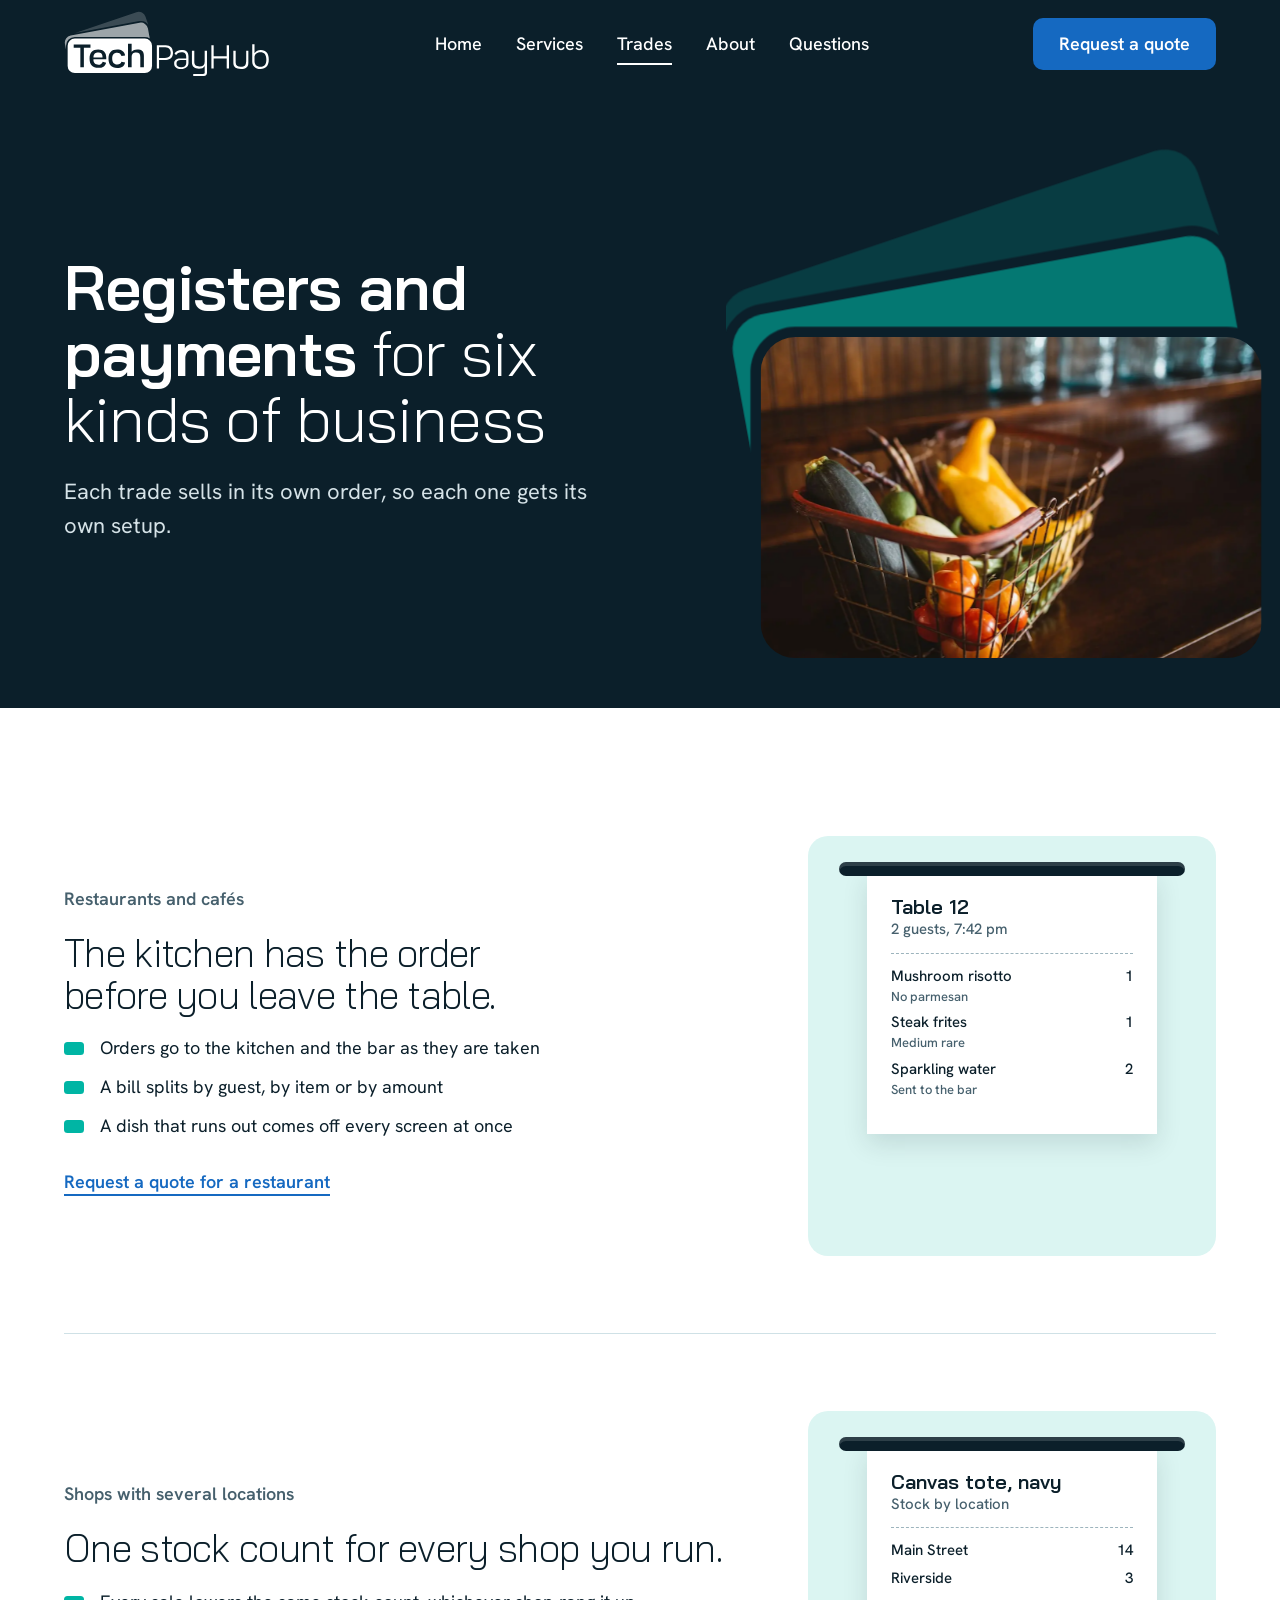
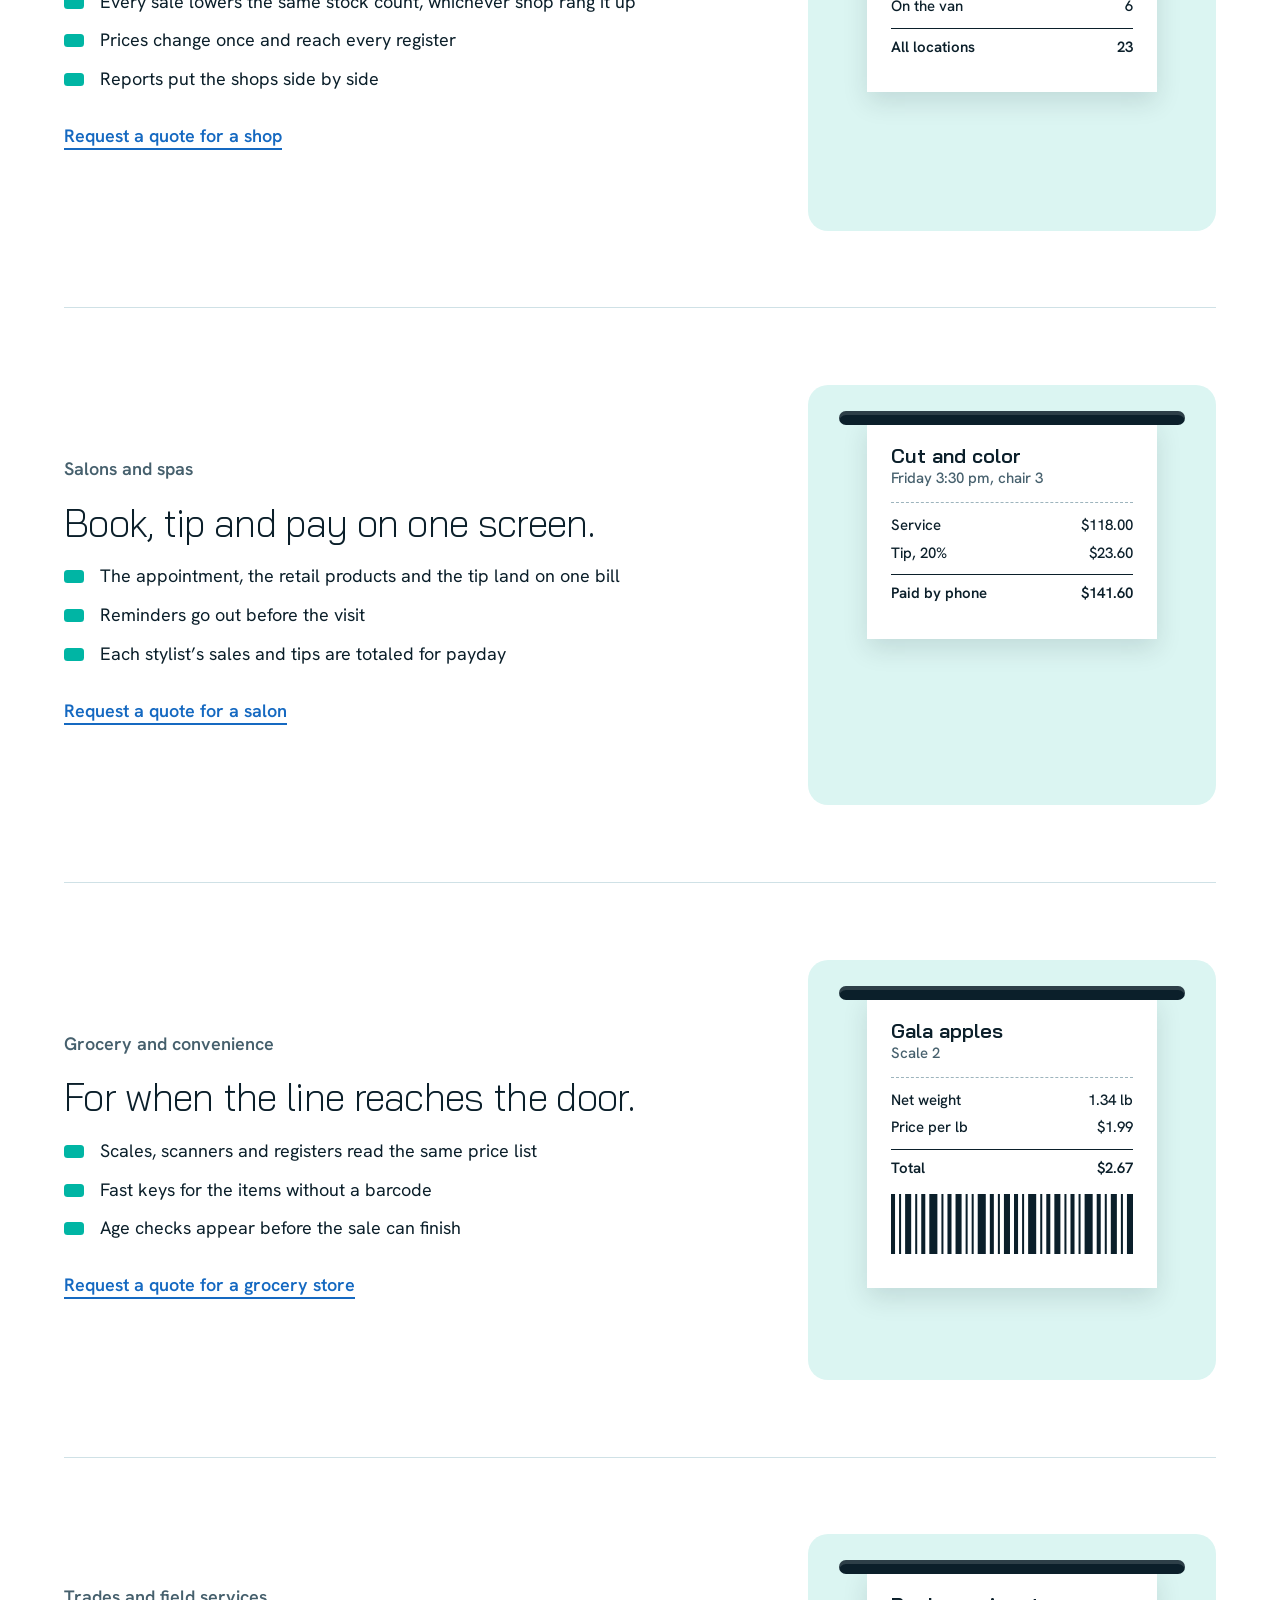
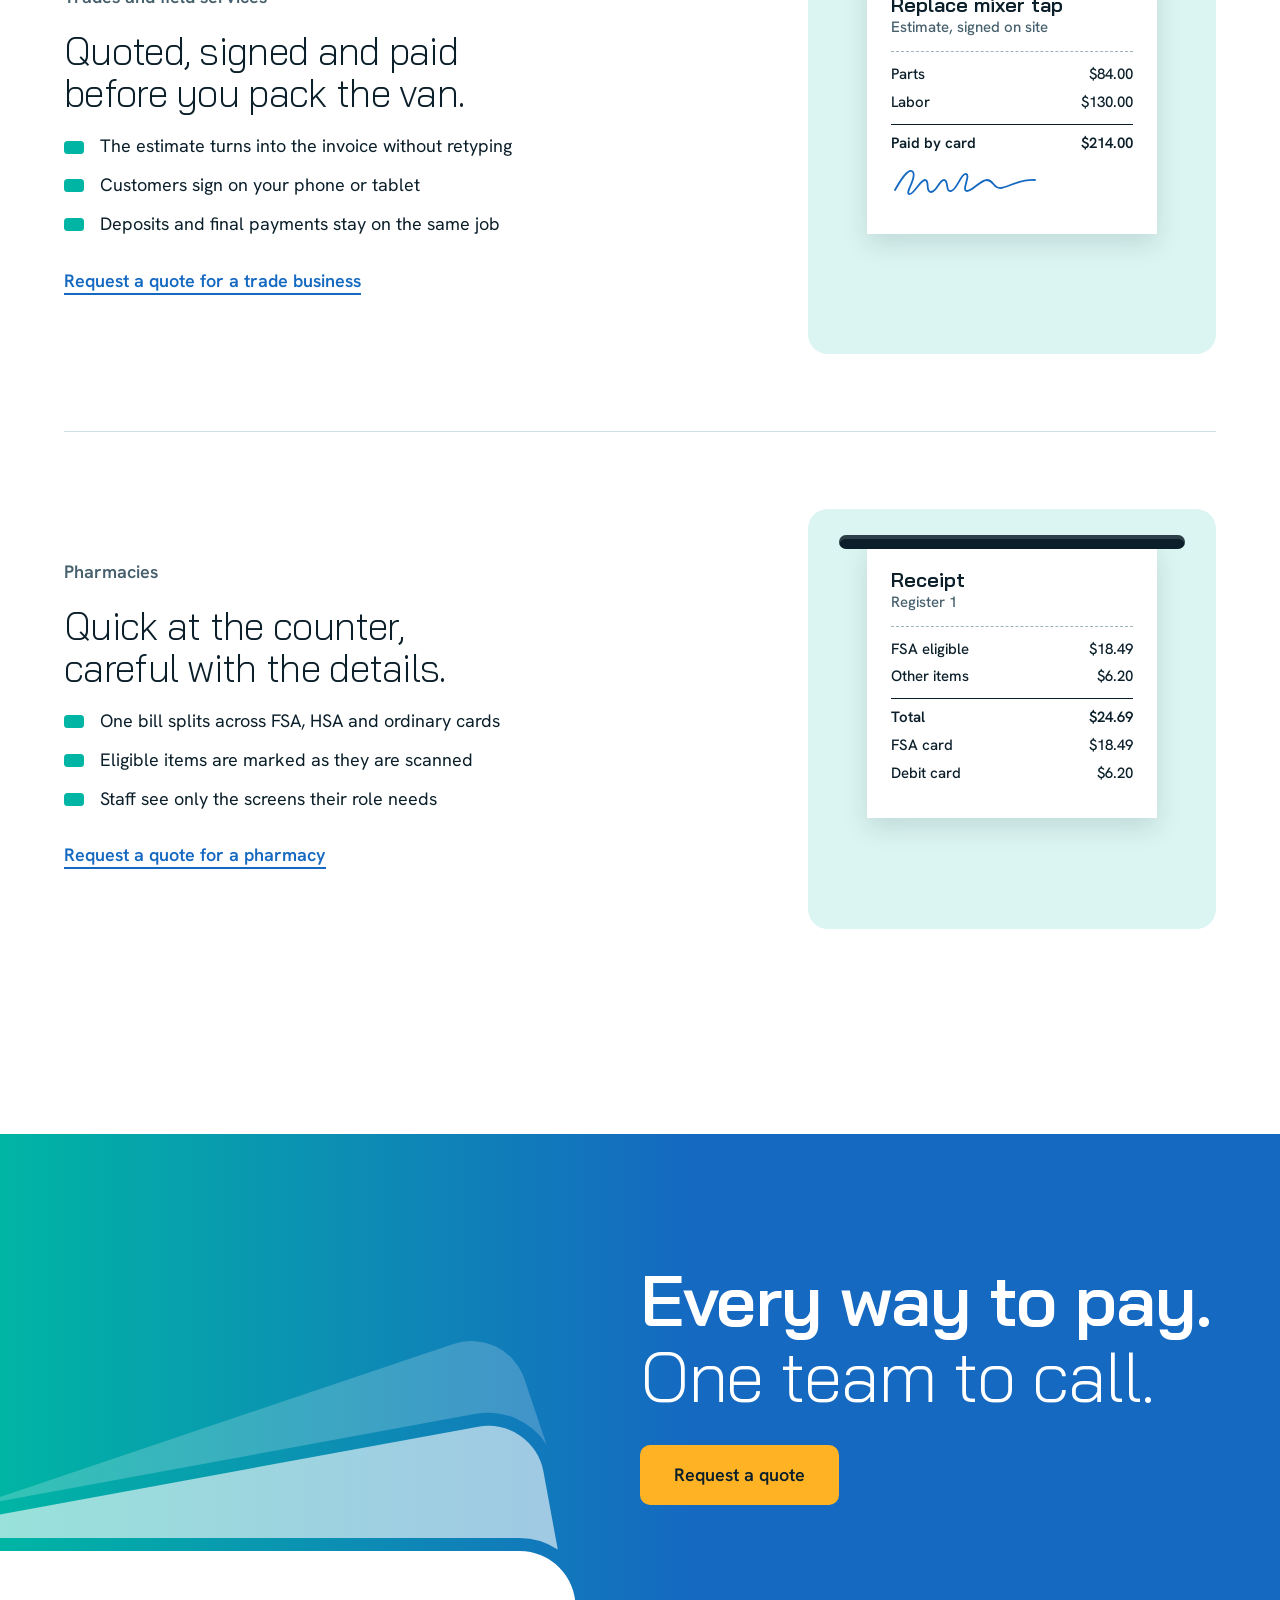
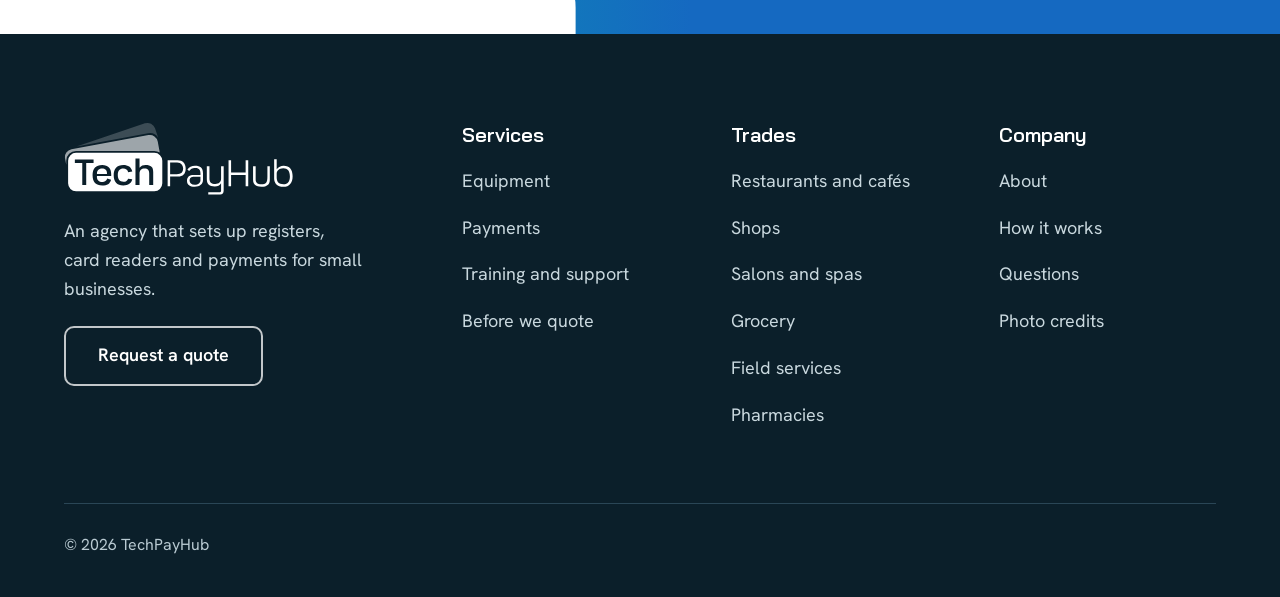
<file: trades.html>
<!doctype html>
<html lang="en">
<head>
<meta charset="utf-8">
<meta name="viewport" content="width=device-width, initial-scale=1, viewport-fit=cover">
<title>TechPayHub trades: restaurants, shops, salons and more</title>
<meta name="description" content="How TechPayHub sets up registers and payments for restaurants, shops, salons, grocers, trades and pharmacies.">
<meta property="og:title" content="TechPayHub trades: restaurants, shops, salons and more">
<meta property="og:description" content="How TechPayHub sets up registers and payments for restaurants, shops, salons, grocers, trades and pharmacies.">
<meta property="og:type" content="website">
<meta property="og:image" content="assets/share.jpg">
<meta name="twitter:card" content="summary_large_image">
<meta name="theme-color" content="#FFFFFF">
<!-- Add your domain, then switch this on: <link rel="canonical" href="https://YOUR-DOMAIN/trades.html"> -->
<link rel="icon" href="assets/icon.svg" type="image/svg+xml">
<link rel="alternate icon" href="assets/favicon.ico">
<link rel="apple-touch-icon" href="assets/favicon-180.png">
<link rel="preconnect" href="https://fonts.googleapis.com">
<link rel="preconnect" href="https://fonts.gstatic.com" crossorigin>
<link rel="stylesheet" href="https://fonts.googleapis.com/css2?family=Bai+Jamjuree:wght@300;600&family=Hanken+Grotesk:wght@400;500;600&display=swap">
<link rel="stylesheet" href="assets/site.css">
</head>
<body>
<a class="skip" href="#main">Skip to content</a>
<svg width="0" height="0" style="position:absolute" aria-hidden="true"><defs><linearGradient id="tph-card" x1="0" y1="0" x2="1" y2="0"><stop offset="0" stop-color="#0A89B2"/><stop offset="1" stop-color="#1569C1"/></linearGradient><symbol id="logo" viewBox="0 0 992 317"><g transform="translate(4 4)"><path fill="#00B5A4" fill-opacity=".2" d="M49.93 101.41L345.03 1.81A34.39 34.39 0 0 1 388.61 23.39L402.18 63.6A42.39 42.39 0 0 0 358.77 44.69L49.93 101.41Z"/><path fill="#00B5A4" fill-opacity=".6" d="M28.17 113.54L360.22 52.56A34.39 34.39 0 0 1 400.25 80.17L409.03 127.97A42.39 42.39 0 0 0 385.58 120.89L47.98 120.89A42.39 42.39 0 0 0 5.59 163.28L5.59 180.95L0.57 153.57A34.39 34.39 0 0 1 28.17 113.54Z"/><path fill="url(#tph-card)" d="M47.98 128.89L385.58 128.89A34.39 34.39 0 0 1 419.97 163.28L419.97 260.51A34.39 34.39 0 0 1 385.58 294.9L47.98 294.9A34.39 34.39 0 0 1 13.59 260.51L13.59 163.28A34.39 34.39 0 0 1 47.98 128.89Z"/><path fill="#fff" fill-rule="evenodd" d="M42.75 157.27H123.46V172.77H91.72V267.29H74.72V172.77H42.75ZM199.52 228.77H138.02C135.96 245.72 147.5 254.84 161.88 254.84C171.12 254.84 180.17 250.02 182.28 239.88L199 244.63C193.89 262.11 182.88 269.87 160.67 269.87C133.64 269.87 119.2 254.54 119.2 225.71C119.2 195.72 133.64 181.09 160.53 181.09C187.12 181.09 199.52 196.01 199.52 220.88ZM138.02 220.26H181.37C182.88 202.67 172.9 196.43 160 196.43C149.32 196.43 136.99 202.67 138.02 220.26ZM290.46 209.99C286.85 189.63 272.19 181.09 251.83 181.09C223.7 181.09 210.31 196.85 210.31 225.99C210.31 253.91 223.79 269.94 251.83 269.94C273.43 269.94 286.54 261.45 290.25 243.49L272.63 240.5C269.08 249.43 264.25 253.76 252.04 253.76C236.05 253.76 227.99 242.92 227.99 224.82C227.99 206.94 236.05 196.88 251.95 196.88C262.28 196.88 270.17 202.53 272.84 212.75ZM304.23 153.29H321.71V192.83C329.51 184.22 336.6 181.17 347.83 181.17C371.5 181.17 380.71 189.87 380.71 211.25V267.46H363.48V218.43C363.48 203.06 358.01 196.42 343.26 196.42C329.87 196.42 321.71 202.92 321.71 219.46V267.46H304.23Z"/><path fill="#000000" fill-rule="evenodd" d="M442.98 160.76H485.87C508.61 160.76 520.91 174.28 520.91 197.5C520.91 218.74 508.61 231.51 487.73 231.51H453.72V273.01H442.98ZM453.72 170.5V221.76H482.38C502.15 221.76 509.81 212.57 509.81 196C509.81 184.64 502.15 170.5 483.84 170.5ZM528.26 202.33C533.6 189.91 547.36 184.27 561.08 184.27C584.56 184.27 595.48 193.54 595.48 215.61V246.68C595.48 264.18 581.61 275.6 559.52 275.6C539.47 275.6 526.44 267.12 526.44 249.28C526.44 232.36 538.04 224.75 555.19 224.75H584.52V217.57C584.52 200.71 576.43 194.78 562.31 194.78C546.5 194.78 543.42 198.97 536.25 207.72ZM584.52 232.27H558.82C542.81 232.27 537.81 237.88 537.81 249.8C537.81 259.76 544.93 267.12 560.15 267.12C575.13 267.12 584.52 258.13 584.52 247.28ZM611.97 187.05H623.47V239.77C623.47 256.08 630.79 263.36 649.03 263.36C663.83 263.36 673.47 256.08 673.47 240.11V187.05H684.72V291.55C684.72 303.8 679.52 308.77 669.64 308.77H618.25V298.78H665.35C672.03 298.78 673.47 294.68 673.47 294.22V260.71C667.64 270.63 659.54 273.76 646.13 273.76C623.95 273.76 611.97 263.72 611.97 242.8ZM705.73 160.79H716.72V213.52H779.47V160.79H790.71V273.01H779.47V224.27H716.72V273.01H705.73ZM811.48 187.04H822.72V243.9C822.72 258.7 832.74 264.97 846.62 264.97C867.3 264.97 873.36 258.7 873.36 231.07V187.04H883.72V246.08C883.72 265.7 870.95 275.54 848.42 275.54C823.37 275.54 811.48 265.7 811.48 245.6ZM902.46 156.55H913.47V199.4C921.39 189.4 930.88 184.29 943.52 184.29C969.1 184.29 982.13 201.08 982.13 229.94C982.13 259.49 968.23 275.61 942.43 275.61C915.74 275.61 902.46 259.11 902.46 240.37ZM913.47 236.73C913.47 252.67 921.98 264.71 943 264.71C960.99 264.71 970.42 252.67 970.42 230.79C970.42 207.28 960.99 195.21 941.81 195.21C923.05 195.21 913.47 207.28 913.47 219Z"/></g></symbol><symbol id="logo-w" viewBox="0 0 992 317"><g transform="translate(4 4)"><path fill="#fff" fill-opacity="0.2" d="M49.93 101.41L345.03 1.81A34.39 34.39 0 0 1 388.61 23.39L402.18 63.6A42.39 42.39 0 0 0 358.77 44.69L49.93 101.41Z"/><path fill="#fff" fill-opacity="0.6" d="M28.17 113.54L360.22 52.56A34.39 34.39 0 0 1 400.25 80.17L409.03 127.97A42.39 42.39 0 0 0 385.58 120.89L47.98 120.89A42.39 42.39 0 0 0 5.59 163.28L5.59 180.95L0.57 153.57A34.39 34.39 0 0 1 28.17 113.54Z"/><path fill="#fff" fill-rule="evenodd" d="M47.98 128.89L385.58 128.89A34.39 34.39 0 0 1 419.97 163.28L419.97 260.51A34.39 34.39 0 0 1 385.58 294.9L47.98 294.9A34.39 34.39 0 0 1 13.59 260.51L13.59 163.28A34.39 34.39 0 0 1 47.98 128.89ZM42.75 157.27H123.46V172.77H91.72V267.29H74.72V172.77H42.75ZM199.52 228.77H138.02C135.96 245.72 147.5 254.84 161.88 254.84C171.12 254.84 180.17 250.02 182.28 239.88L199 244.63C193.89 262.11 182.88 269.87 160.67 269.87C133.64 269.87 119.2 254.54 119.2 225.71C119.2 195.72 133.64 181.09 160.53 181.09C187.12 181.09 199.52 196.01 199.52 220.88ZM138.02 220.26H181.37C182.88 202.67 172.9 196.43 160 196.43C149.32 196.43 136.99 202.67 138.02 220.26ZM290.46 209.99C286.85 189.63 272.19 181.09 251.83 181.09C223.7 181.09 210.31 196.85 210.31 225.99C210.31 253.91 223.79 269.94 251.83 269.94C273.43 269.94 286.54 261.45 290.25 243.49L272.63 240.5C269.08 249.43 264.25 253.76 252.04 253.76C236.05 253.76 227.99 242.92 227.99 224.82C227.99 206.94 236.05 196.88 251.95 196.88C262.28 196.88 270.17 202.53 272.84 212.75ZM304.23 153.29H321.71V192.83C329.51 184.22 336.6 181.17 347.83 181.17C371.5 181.17 380.71 189.87 380.71 211.25V267.46H363.48V218.43C363.48 203.06 358.01 196.42 343.26 196.42C329.87 196.42 321.71 202.92 321.71 219.46V267.46H304.23Z"/><path fill="#fff" fill-rule="evenodd" d="M442.98 160.76H485.87C508.61 160.76 520.91 174.28 520.91 197.5C520.91 218.74 508.61 231.51 487.73 231.51H453.72V273.01H442.98ZM453.72 170.5V221.76H482.38C502.15 221.76 509.81 212.57 509.81 196C509.81 184.64 502.15 170.5 483.84 170.5ZM528.26 202.33C533.6 189.91 547.36 184.27 561.08 184.27C584.56 184.27 595.48 193.54 595.48 215.61V246.68C595.48 264.18 581.61 275.6 559.52 275.6C539.47 275.6 526.44 267.12 526.44 249.28C526.44 232.36 538.04 224.75 555.19 224.75H584.52V217.57C584.52 200.71 576.43 194.78 562.31 194.78C546.5 194.78 543.42 198.97 536.25 207.72ZM584.52 232.27H558.82C542.81 232.27 537.81 237.88 537.81 249.8C537.81 259.76 544.93 267.12 560.15 267.12C575.13 267.12 584.52 258.13 584.52 247.28ZM611.97 187.05H623.47V239.77C623.47 256.08 630.79 263.36 649.03 263.36C663.83 263.36 673.47 256.08 673.47 240.11V187.05H684.72V291.55C684.72 303.8 679.52 308.77 669.64 308.77H618.25V298.78H665.35C672.03 298.78 673.47 294.68 673.47 294.22V260.71C667.64 270.63 659.54 273.76 646.13 273.76C623.95 273.76 611.97 263.72 611.97 242.8ZM705.73 160.79H716.72V213.52H779.47V160.79H790.71V273.01H779.47V224.27H716.72V273.01H705.73ZM811.48 187.04H822.72V243.9C822.72 258.7 832.74 264.97 846.62 264.97C867.3 264.97 873.36 258.7 873.36 231.07V187.04H883.72V246.08C883.72 265.7 870.95 275.54 848.42 275.54C823.37 275.54 811.48 265.7 811.48 245.6ZM902.46 156.55H913.47V199.4C921.39 189.4 930.88 184.29 943.52 184.29C969.1 184.29 982.13 201.08 982.13 229.94C982.13 259.49 968.23 275.61 942.43 275.61C915.74 275.61 902.46 259.11 902.46 240.37ZM913.47 236.73C913.47 252.67 921.98 264.71 943 264.71C960.99 264.71 970.42 252.67 970.42 230.79C970.42 207.28 960.99 195.21 941.81 195.21C923.05 195.21 913.47 207.28 913.47 219Z"/></g></symbol><symbol id="stk-w" viewBox="0 0 424 296"><path fill="#fff" fill-opacity=".2" d="M49.93 101.41L345.03 1.81A34.39 34.39 0 0 1 388.61 23.39L402.18 63.6A42.39 42.39 0 0 0 358.77 44.69L49.93 101.41Z"/><path fill="#fff" fill-opacity=".6" d="M28.17 113.54L360.22 52.56A34.39 34.39 0 0 1 400.25 80.17L409.03 127.97A42.39 42.39 0 0 0 385.58 120.89L47.98 120.89A42.39 42.39 0 0 0 5.59 163.28L5.59 180.95L0.57 153.57A34.39 34.39 0 0 1 28.17 113.54Z"/><path fill="#fff" d="M47.98 128.89L385.58 128.89A34.39 34.39 0 0 1 419.97 163.28L419.97 260.51A34.39 34.39 0 0 1 385.58 294.9L47.98 294.9A34.39 34.39 0 0 1 13.59 260.51L13.59 163.28A34.39 34.39 0 0 1 47.98 128.89Z"/></symbol><symbol id="stk-c" viewBox="0 0 424 296"><path fill="#00B5A4" fill-opacity=".2" d="M49.93 101.41L345.03 1.81A34.39 34.39 0 0 1 388.61 23.39L402.18 63.6A42.39 42.39 0 0 0 358.77 44.69L49.93 101.41Z"/><path fill="#00B5A4" fill-opacity=".6" d="M28.17 113.54L360.22 52.56A34.39 34.39 0 0 1 400.25 80.17L409.03 127.97A42.39 42.39 0 0 0 385.58 120.89L47.98 120.89A42.39 42.39 0 0 0 5.59 163.28L5.59 180.95L0.57 153.57A34.39 34.39 0 0 1 28.17 113.54Z"/><path fill="url(#tph-card)" d="M47.98 128.89L385.58 128.89A34.39 34.39 0 0 1 419.97 163.28L419.97 260.51A34.39 34.39 0 0 1 385.58 294.9L47.98 294.9A34.39 34.39 0 0 1 13.59 260.51L13.59 163.28A34.39 34.39 0 0 1 47.98 128.89Z"/></symbol></defs></svg>
<header class="nav"><div class="wrap">
  <a class="logo" href="index.html" aria-label="TechPayHub home"><svg class="logo-dark" viewBox="0 0 992 317" role="img" aria-label="TechPayHub"><use href="#logo"/></svg><svg class="logo-light" viewBox="0 0 992 317" aria-hidden="true"><use href="#logo-w"/></svg></a>
  <ul id="menu"><li><a href="index.html">Home</a></li><li><a href="services.html">Services</a></li><li><a href="trades.html" aria-current=page>Trades</a></li><li><a href="about.html">About</a></li><li><a href="index.html#questions">Questions</a></li><li class="menu-cta"><a href="quote.html">Request a quote</a></li></ul>
  <a class="btn btn-blue" href="quote.html">Request a quote</a>
  <button class="burger" type="button" aria-label="Open menu" aria-expanded="false" aria-controls="menu"><i></i><i></i></button>
</div></header>
<main id="main">
<section class="open "><div class="wrap"><div class="copy"><h1><b>Registers and payments</b> for six kinds of business</h1><p class="lead">Each trade sells in its own order, so each one gets its own setup.</p></div><div class="vis"><svg class="fan " viewBox="-44 -100 854 850" role="img" aria-label="A basket of vegetables on a shop counter"><defs>
<clipPath id="cft"><rect x="10" y="230" width="780" height="500" rx="54"/></clipPath>
<mask id="mbt" maskUnits="userSpaceOnUse" x="-60" y="-120" width="960" height="900"><rect x="-60" y="-120" width="960" height="900" fill="#fff"/><rect x="-406" y="-266" width="812" height="532" rx="70" fill="#000" transform="translate(386 380) rotate(-10.4)"/><rect x="-406" y="-266" width="812" height="532" rx="70" fill="#000" transform="translate(400 480) rotate(0)"/><rect x="560" y="110" width="340" height="700" fill="#000"/></mask>
<mask id="mmt" maskUnits="userSpaceOnUse" x="-60" y="-120" width="960" height="900"><rect x="-60" y="-120" width="960" height="900" fill="#fff"/><rect x="-406" y="-266" width="812" height="532" rx="70" fill="#000" transform="translate(400 480) rotate(0)"/><rect x="640" y="260" width="260" height="540" fill="#000"/></mask></defs>
<g mask="url(#mbt)"><g class="b"><rect x="-390" y="-250" width="780" height="500" rx="54" fill="#00B5A4" fill-opacity=".2" transform="translate(384 285) rotate(-18.65)"/></g></g>
<g mask="url(#mmt)"><g class="m"><rect x="-390" y="-250" width="780" height="500" rx="54" fill="#00B5A4" fill-opacity=".6" transform="translate(386 380) rotate(-10.4)"/></g></g>
<g clip-path="url(#cft)"><image href="assets/basket-1280.webp" x="10" y="220" width="780" height="520" preserveAspectRatio="xMidYMid slice"/></g></svg></div></div></section><section><div class="wrap"><article class="trade" id="restaurant"><div class="in"><p class="muted" style="font-weight:600">Restaurants and cafés</p><h2>The kitchen has the order before you leave the table.</h2><ul class="ticks"><li>Orders go to the kitchen and the bar as they are taken</li><li>A bill splits by guest, by item or by amount</li><li>A dish that runs out comes off every screen at once</li></ul><a class="tap" href="quote.html?trade=restaurant" style="text-decoration:none"><span class="link">Request a quote for a restaurant</span></a></div><div class="slot"><div class="mouth"><div class="slip" role="img" aria-label="Kitchen ticket for table 12"><p class="ti">Table 12</p><p class="mu">2 guests, 7:42 pm</p><dl><div><dt>Mushroom risotto<small>No parmesan</small></dt><dd>1</dd></div><div><dt>Steak frites<small>Medium rare</small></dt><dd>1</dd></div><div><dt>Sparkling water<small>Sent to the bar</small></dt><dd>2</dd></div></dl></div></div></div></article><article class="trade" id="retail"><div class="in"><p class="muted" style="font-weight:600">Shops with several locations</p><h2>One stock count for every shop you run.</h2><ul class="ticks"><li>Every sale lowers the same stock count, whichever shop rang it up</li><li>Prices change once and reach every register</li><li>Reports put the shops side by side</li></ul><a class="tap" href="quote.html?trade=retail" style="text-decoration:none"><span class="link">Request a quote for a shop</span></a></div><div class="slot"><div class="mouth"><div class="slip" role="img" aria-label="Stock sheet for one item in two shops"><p class="ti">Canvas tote, navy</p><p class="mu">Stock by location</p><dl><div><dt>Main Street</dt><dd>14</dd></div><div><dt>Riverside</dt><dd>3</dd></div><div><dt>On the van</dt><dd>6</dd></div><div class="tot"><dt>All locations</dt><dd>23</dd></div></dl></div></div></div></article><article class="trade" id="salon"><div class="in"><p class="muted" style="font-weight:600">Salons and spas</p><h2>Book, tip and pay on one screen.</h2><ul class="ticks"><li>The appointment, the retail products and the tip land on one bill</li><li>Reminders go out before the visit</li><li>Each stylist’s sales and tips are totaled for payday</li></ul><a class="tap" href="quote.html?trade=salon" style="text-decoration:none"><span class="link">Request a quote for a salon</span></a></div><div class="slot"><div class="mouth"><div class="slip" role="img" aria-label="Appointment slip with tip and total"><p class="ti">Cut and color</p><p class="mu">Friday 3:30 pm, chair 3</p><dl><div><dt>Service</dt><dd>$118.00</dd></div><div><dt>Tip, 20%</dt><dd>$23.60</dd></div><div class="tot"><dt>Paid by phone</dt><dd>$141.60</dd></div></dl></div></div></div></article><article class="trade" id="grocery"><div class="in"><p class="muted" style="font-weight:600">Grocery and convenience</p><h2>For when the line reaches the door.</h2><ul class="ticks"><li>Scales, scanners and registers read the same price list</li><li>Fast keys for the items without a barcode</li><li>Age checks appear before the sale can finish</li></ul><a class="tap" href="quote.html?trade=grocery" style="text-decoration:none"><span class="link">Request a quote for a grocery store</span></a></div><div class="slot"><div class="mouth"><div class="slip" role="img" aria-label="Scale label for apples"><p class="ti">Gala apples</p><p class="mu">Scale 2</p><dl><div><dt>Net weight</dt><dd>1.34 lb</dd></div><div><dt>Price per lb</dt><dd>$1.99</dd></div><div class="tot"><dt>Total</dt><dd>$2.67</dd></div></dl><svg viewBox="0 0 120 30" style="margin-top:14px;width:100%" aria-hidden="true"><rect x="0" width="2" height="30" fill="#0B1F2A"/><rect x="4" width="1" height="30" fill="#0B1F2A"/><rect x="7" width="3" height="30" fill="#0B1F2A"/><rect x="12" width="1" height="30" fill="#0B1F2A"/><rect x="15" width="2" height="30" fill="#0B1F2A"/><rect x="19" width="4" height="30" fill="#0B1F2A"/><rect x="25" width="1" height="30" fill="#0B1F2A"/><rect x="28" width="2" height="30" fill="#0B1F2A"/><rect x="32" width="3" height="30" fill="#0B1F2A"/><rect x="37" width="1" height="30" fill="#0B1F2A"/><rect x="40" width="1" height="30" fill="#0B1F2A"/><rect x="43" width="4" height="30" fill="#0B1F2A"/><rect x="49" width="2" height="30" fill="#0B1F2A"/><rect x="53" width="1" height="30" fill="#0B1F2A"/><rect x="56" width="3" height="30" fill="#0B1F2A"/><rect x="61" width="2" height="30" fill="#0B1F2A"/><rect x="65" width="1" height="30" fill="#0B1F2A"/><rect x="68" width="4" height="30" fill="#0B1F2A"/><rect x="74" width="1" height="30" fill="#0B1F2A"/><rect x="77" width="2" height="30" fill="#0B1F2A"/><rect x="81" width="3" height="30" fill="#0B1F2A"/><rect x="86" width="1" height="30" fill="#0B1F2A"/><rect x="89" width="2" height="30" fill="#0B1F2A"/><rect x="93" width="1" height="30" fill="#0B1F2A"/><rect x="96" width="4" height="30" fill="#0B1F2A"/><rect x="102" width="2" height="30" fill="#0B1F2A"/><rect x="106" width="1" height="30" fill="#0B1F2A"/><rect x="109" width="3" height="30" fill="#0B1F2A"/><rect x="114" width="1" height="30" fill="#0B1F2A"/><rect x="117" width="3" height="30" fill="#0B1F2A"/></svg></div></div></div></article><article class="trade" id="field"><div class="in"><p class="muted" style="font-weight:600">Trades and field services</p><h2>Quoted, signed and paid before you pack the van.</h2><ul class="ticks"><li>The estimate turns into the invoice without retyping</li><li>Customers sign on your phone or tablet</li><li>Deposits and final payments stay on the same job</li></ul><a class="tap" href="quote.html?trade=field" style="text-decoration:none"><span class="link">Request a quote for a trade business</span></a></div><div class="slot"><div class="mouth"><div class="slip" role="img" aria-label="Signed estimate for a repair"><p class="ti">Replace mixer tap</p><p class="mu">Estimate, signed on site</p><dl><div><dt>Parts</dt><dd>$84.00</dd></div><div><dt>Labor</dt><dd>$130.00</dd></div><div class="tot"><dt>Paid by card</dt><dd>$214.00</dd></div></dl><svg viewBox="0 0 150 34" style="margin-top:12px;width:150px" fill="none" stroke="#1569C1" stroke-width="1.8" stroke-linecap="round" aria-hidden="true"><path d="M4 24c9-16 15-22 18-18 4 6-8 20-4 22s11-14 16-14 0 12 6 12 8-12 13-12 1 12 7 11 10-18 15-17-5 17 1 17 13-11 20-11 6 9 14 8 18-9 34-8"/></svg></div></div></div></article><article class="trade" id="pharmacy"><div class="in"><p class="muted" style="font-weight:600">Pharmacies</p><h2>Quick at the counter, careful with the details.</h2><ul class="ticks"><li>One bill splits across FSA, HSA and ordinary cards</li><li>Eligible items are marked as they are scanned</li><li>Staff see only the screens their role needs</li></ul><a class="tap" href="quote.html?trade=pharmacy" style="text-decoration:none"><span class="link">Request a quote for a pharmacy</span></a></div><div class="slot"><div class="mouth"><div class="slip" role="img" aria-label="Receipt split between two cards"><p class="ti">Receipt</p><p class="mu">Register 1</p><dl><div><dt>FSA eligible</dt><dd>$18.49</dd></div><div><dt>Other items</dt><dd>$6.20</dd></div><div class="tot"><dt>Total</dt><dd>$24.69</dd></div><div><dt>FSA card</dt><dd>$18.49</dd></div><div><dt>Debit card</dt><dd>$6.20</dd></div></dl></div></div></div></article></div></section><section class="close"><div class="wrap"><svg class="corner" viewBox="0 0 424 296" aria-hidden="true"><use href="#stk-w"/></svg><div class="copy"><h2><b>Every way to pay.</b> One team to call.</h2><a class="btn btn-go" href="quote.html">Request a quote</a></div></div></section>
</main>
<footer><div class="wrap">
  <div class="cols">
    <div class="who"><a class="logo" href="index.html" aria-label="TechPayHub home"><svg viewBox="0 0 992 317" role="img" aria-label="TechPayHub"><use href="#logo-w"/></svg></a><p>An agency that sets up registers, card readers and payments for small businesses.</p><a class="btn btn-line" href="quote.html">Request a quote</a></div>
    <div><h2>Services</h2><ul><li><a href="services.html#tech">Equipment</a></li><li><a href="services.html#pay">Payments</a></li><li><a href="services.html#hub">Training and support</a></li><li><a href="services.html#checks">Before we quote</a></li></ul></div>
    <div><h2>Trades</h2><ul><li><a href="trades.html#restaurant">Restaurants and cafés</a></li><li><a href="trades.html#retail">Shops</a></li><li><a href="trades.html#salon">Salons and spas</a></li><li><a href="trades.html#grocery">Grocery</a></li><li><a href="trades.html#field">Field services</a></li><li><a href="trades.html#pharmacy">Pharmacies</a></li></ul></div>
    <div><h2>Company</h2><ul><li><a href="about.html">About</a></li><li><a href="index.html#steps">How it works</a></li><li><a href="index.html#questions">Questions</a></li><li><a href="credits.html">Photo credits</a></li></ul></div>
  </div>
  <div class="legal"><span>© 2026 TechPayHub</span></div>
</div></footer>
<script src="assets/site.js" defer></script>
</body>
</html>
</file>
<file: assets/site.css>
/* TechPayHub site. Brand tokens first; everything below uses them. */
:root{
  --teal:#00B5A4; --mid:#0C8FB3; --blue:#1569C1; --ink:#0B1F2A; --slate:#46606D; --mist:#EDF6F7; --line:#CFE1E6;
  --paper:#FFFFFF; --amber:#FFB224; --teal-60:#66D3C8; --teal-20:#CCF0ED;
  --card:linear-gradient(90deg,#0A89B2,var(--blue));
  /* blue arrives early so white text on the right half stays above 4.5:1 */
  --grad:linear-gradient(90deg,var(--teal) 0,var(--mid) 26%,var(--blue) 54%);
  --grad-v:linear-gradient(180deg,var(--teal) 0,var(--mid) 26%,var(--blue) 48%);
  --display:"Bai Jamjuree","Segoe UI",system-ui,sans-serif; --text:"Hanken Grotesk","Segoe UI",system-ui,sans-serif;
  --nav:88px; --gut:clamp(20px,5vw,72px); --sec:clamp(80px,10vw,148px); --r:20px; --r-sm:10px;
  --ease:cubic-bezier(.2,.7,.2,1);
}
*{box-sizing:border-box}
html{scroll-behavior:smooth;scroll-padding-top:var(--nav);-webkit-text-size-adjust:100%}
body{margin:0;background:var(--paper);color:var(--ink);font:400 1.125rem/1.6 var(--text);-webkit-font-smoothing:antialiased}
h1,h2,h3,p,ul,ol,dl,dd,figure,fieldset{margin:0;padding:0}
ul,ol{list-style:none} img,svg{display:block;max-width:100%} img{height:auto}
a{color:inherit} button,input,select,textarea{font:inherit;color:inherit}
:focus-visible{outline:3px solid var(--blue);outline-offset:3px;border-radius:6px}
.on-dark :focus-visible,.hero :focus-visible,.close :focus-visible,footer :focus-visible{outline-color:#fff}
.wrap{width:100%;max-width:calc(1320px + var(--gut)*2);margin-inline:auto;padding-left:max(var(--gut),env(safe-area-inset-left,0px));padding-right:max(var(--gut),env(safe-area-inset-right,0px))}
.skip{position:fixed;left:16px;top:-80px;z-index:30;background:var(--ink);color:#fff;padding:12px 18px;border-radius:var(--r-sm)}
.skip:focus{top:14px}

h1,h2{font-family:var(--display);font-weight:300;letter-spacing:-.018em;text-wrap:balance}
h1 b,h2 b{font-weight:600}
h1{font-size:clamp(2.6rem,1.4rem + 4.4vw,5.25rem);line-height:1.04}
h2{font-size:clamp(2.1rem,1.3rem + 2.8vw,3.6rem);line-height:1.1;max-width:18em}
h3{font:600 1.45rem/1.25 var(--display)}
.lead{font-size:clamp(1.125rem,1.02rem + .5vw,1.375rem);line-height:1.55;max-width:56ch;text-wrap:pretty}
.muted{color:var(--slate)}
.head{display:grid;gap:18px;margin-bottom:clamp(36px,5vw,64px)}
.head .lead{color:var(--slate)}
section{padding-block:var(--sec)}
.mist{background:var(--mist)} .ink{background:var(--ink);color:#fff}

/* buttons: one shape, amber once per screen */
.btn{display:inline-flex;align-items:center;justify-content:center;min-height:60px;padding:0 32px;border-radius:var(--r-sm);border:2px solid transparent;font-weight:600;font-size:1.125rem;text-decoration:none;cursor:pointer;transition:background-color .18s var(--ease),border-color .18s var(--ease),transform .12s var(--ease);white-space:nowrap}
.btn:active{transform:translateY(1px) scale(.985)}
.btn-go{background:var(--amber);color:var(--ink)} .btn-go:hover{background:#FFC55A}
.btn-blue{background:var(--blue);color:#fff} .btn-blue:hover{background:#0F57A4}
.btn-line{border-color:rgba(255,255,255,.75);color:#fff} .btn-line:hover{background:rgba(255,255,255,.14);border-color:#fff}
.btns{display:flex;flex-wrap:wrap;gap:14px}
.link{font-weight:600;color:var(--blue);text-decoration:none;background:linear-gradient(currentColor,currentColor) 0 100%/100% 2px no-repeat;padding-bottom:3px;transition:background-size .25s var(--ease)}
.link:hover{background-size:0 2px;background-position:100% 100%}
.tap{display:inline-block;padding-block:10px}

/* header: transparent over the dark opener, then white once the page moves */
.nav{position:fixed;top:0;left:0;right:0;z-index:20;background:transparent;color:#fff;border-bottom:1px solid transparent;transition:background-color .32s var(--ease),color .25s var(--ease),border-color .32s var(--ease),box-shadow .32s var(--ease)}
.nav.scrolled,.nav.menu-open{background:var(--paper);color:var(--ink);border-bottom-color:var(--line);box-shadow:0 8px 28px rgba(11,31,42,.08)}
.nav .wrap{display:flex;align-items:center;gap:32px;height:var(--nav)}
.nav .logo{display:grid;flex:none}.nav .logo svg{grid-area:1/1;width:206px;height:auto;transition:opacity .25s var(--ease)}
.nav .logo-dark{opacity:0}.nav .logo-light{opacity:1}
.nav.scrolled .logo-dark,.nav.menu-open .logo-dark{opacity:1}.nav.scrolled .logo-light,.nav.menu-open .logo-light{opacity:0}
.nav ul{display:flex;gap:6px;margin-left:auto}
.nav li a{display:block;position:relative;padding:12px 14px;text-decoration:none;font-weight:500;transition:color .2s var(--ease)}
.nav li a::after{content:"";position:absolute;left:14px;right:14px;bottom:5px;height:2px;background:currentColor;transform:scaleX(0);transform-origin:right;transition:transform .25s var(--ease)}
.nav li a:hover::after,.nav [aria-current]::after{transform:scaleX(1);transform-origin:left}
.nav.scrolled li a,.nav.menu-open li a{color:var(--blue)}
.nav.scrolled li a:hover,.nav.menu-open li a:hover{color:#0F57A4}
.nav .menu-cta{display:none}
.nav .btn{min-height:52px;padding:0 24px}
@media (min-width:1061px){
  .nav .wrap{display:grid;grid-template-columns:206px minmax(0,1fr) auto}
  .nav ul{justify-self:center;margin-left:0}
  .nav>.wrap>.btn{justify-self:end}
}
.burger{display:none;width:46px;height:46px;border:2px solid rgba(255,255,255,.7);border-radius:var(--r-sm);background:none;cursor:pointer;position:relative;transition:border-color .25s var(--ease)}
.burger i{position:absolute;left:11px;right:11px;height:2px;background:currentColor;transition:transform .2s var(--ease),background-color .25s var(--ease)} .burger i:nth-child(1){top:16px}.burger i:nth-child(2){top:24px}
.nav.scrolled .burger,.nav.menu-open .burger{border-color:var(--line)}
.burger[aria-expanded=true] i:nth-child(1){transform:translateY(4px) rotate(45deg)}.burger[aria-expanded=true] i:nth-child(2){transform:translateY(-4px) rotate(-45deg)}
@media (max-width:1060px){
  .nav .wrap{gap:12px} .nav .logo svg{width:148px} .burger{display:block;margin-left:auto} .nav .btn{margin-left:auto} .nav .btn+.burger{margin-left:0}
  .nav ul{position:fixed;top:calc(var(--nav) + 1px);left:auto;right:0;bottom:0;width:min(88vw,420px);background:var(--paper);color:var(--blue);flex-direction:column;gap:6px;padding:28px clamp(22px,6vw,36px) 40px;margin:0;visibility:hidden;opacity:0;transform:translateX(100%);transition:transform .3s var(--ease),opacity .2s,visibility .3s;overflow:auto;box-shadow:-100vw 0 0 100vw rgba(11,31,42,.58),-18px 0 48px rgba(11,31,42,.16)}
  .nav ul::before{content:"Explore";padding:0 14px 12px;color:var(--slate);font:600 .8125rem/1 var(--text);letter-spacing:.12em;text-transform:uppercase}
  .nav ul.open{visibility:visible;opacity:1;transform:translateX(0)}
  .nav ul.open li a{color:var(--blue)}
  .nav li a{font:300 1.75rem/1.2 var(--display);padding:18px 48px 18px 14px;border:0;border-radius:12px}
  .nav li a::before{content:"\2192";position:absolute;right:16px;top:50%;translate:0 -50%;font:400 1.35rem/1 var(--text);transition:translate .2s var(--ease)}
  .nav li a::after{display:none}
  .nav li a:hover{background:var(--mist)}
  .nav li a:hover::before{translate:5px -50%}
  .nav li a[aria-current]{background:var(--teal-20);font-weight:600}
}
@media (max-width:500px){
  .nav ul{left:0;width:100vw;padding-inline:var(--gut);box-shadow:none}
  .nav .wrap>.btn{display:none}
  .nav .wrap>.btn+.burger{margin-left:auto}
  .nav .menu-cta{display:block;margin-top:auto;padding-top:24px}
  .nav .menu-cta a{display:flex;align-items:center;justify-content:center;min-height:58px;padding:0 24px;background:var(--blue);color:#fff!important;border-radius:10px;font:600 1.0625rem/1 var(--text)}
  .nav .menu-cta a::before{display:none}
  .nav .menu-cta a:hover{background:#0F57A4;color:#fff}
}
@media (max-width:350px){.nav .wrap{gap:8px}.nav .btn{padding:0 10px!important}.nav .logo svg{width:108px!important}}
@media (max-width:400px){.nav .btn{padding:0 14px;font-size:.9375rem}.nav .logo svg{width:128px}}

/* hero */
.hero{position:relative;overflow:hidden;padding:0;background:var(--ink);color:#fff}
.bg{position:absolute;inset:0} .bg img{width:100%;height:100%;object-fit:cover}
.hero .bg img{object-position:62% 40%}
.hero .bg::after{content:"";position:absolute;inset:0;background:linear-gradient(90deg,rgba(11,31,42,.94) 0,rgba(11,31,42,.91) 50%,rgba(11,36,50,.6) 66%,rgba(11,50,74,.14) 100%)}
.hero .wrap{position:relative;display:grid;grid-template-columns:minmax(0,1.28fr) minmax(0,.72fr);min-height:clamp(640px,100svh,980px);padding-top:var(--nav);align-items:center;gap:24px}
.hero .copy{display:grid;gap:30px;justify-items:start;padding-block:72px;min-width:0} .hero .lead{max-width:36em}
.hero .dev{align-self:stretch;position:relative} .hero .rig{position:absolute;left:50%;top:5.5%;height:118%;aspect-ratio:1282/2230;transform:translateX(-50%)}
.hero .float{position:absolute;inset:0} .hero .float img{position:absolute;inset:0;width:100%;height:100%;max-width:none} .hero .float .st,.hero .float .sh{inset:auto;height:auto} .hero .float .st{opacity:0}
.still{position:absolute;right:var(--gut);bottom:22px;z-index:2;min-height:44px;padding:0 18px;border-radius:999px;border:1.5px solid rgba(255,255,255,.7);background:rgba(11,31,42,.72);color:#fff;font:600 .9375rem/1 var(--text);cursor:pointer} .still:hover{background:var(--ink)}
@media (prefers-reduced-motion:no-preference){.hero .copy>*{animation:up .6s var(--ease) both}.hero .copy>:nth-child(2){animation-delay:.07s}.hero .copy>:nth-child(3){animation-delay:.14s}}
@keyframes up{from{transform:translateY(20px)}} 
@media (max-width:860px){.hero .wrap{grid-template-columns:minmax(0,1fr);min-height:0;gap:0}.hero .copy{padding-block:56px 36px;gap:24px}.hero .btns{width:100%}.hero .btn{flex:1 1 240px}.hero .bg::after{background:linear-gradient(180deg,rgba(11,31,42,.95) 0,rgba(11,31,42,.86) 55%,rgba(11,44,62,.45) 100%)}.hero .dev{height:400px}.hero .rig{top:0;height:560px}.still{right:auto;left:var(--gut)}}
.strip{background:linear-gradient(90deg,#07708F,var(--blue));color:#fff} .strip ul{display:grid;grid-template-columns:repeat(4,auto);justify-content:space-between;gap:12px 32px;padding-block:30px} .strip li{display:flex;align-items:center;gap:16px;font:600 1.3rem/1.2 var(--display)} .ic{width:44px;height:44px;flex:none} .strip .ic{width:38px;height:38px}
@media (max-width:1060px){.strip ul{grid-template-columns:repeat(2,minmax(0,1fr));justify-content:stretch}} @media (max-width:520px){.strip li{flex-direction:column;align-items:flex-start;gap:10px;font-size:1.1875rem}}

/* inner page opener */
.open{background:var(--ink);color:#fff;padding:0;overflow:hidden}
.open .wrap{display:grid;grid-template-columns:minmax(0,1.1fr) minmax(0,.9fr);gap:clamp(24px,5vw,80px);align-items:center;min-height:clamp(528px,calc(50vw + var(--nav)),708px);padding-top:var(--nav)}
.open .copy{display:grid;gap:24px;padding-block:72px} .open h1{font-size:clamp(2.4rem,1.5rem + 3.1vw,4.25rem)} .open .lead{color:#D5E2E7}
.open .vis{align-self:stretch;position:relative;min-height:280px} .open .vis>img{position:absolute;left:0;top:50%;width:108%;max-width:none;transform:translateY(-50%)}
.open .vis .fan{position:absolute;left:0;top:50%;width:112%;max-width:none;transform:translateY(-50%)} .open .rd>img{left:50%;top:40px;width:340px;transform:translateX(-50%)}
.open.short .wrap{min-height:clamp(428px,calc(34vw + var(--nav)),528px)}
@media (max-width:860px){.open .vis>img{animation-name:up!important}.open .wrap{grid-template-columns:minmax(0,1fr);gap:0}.open .copy{padding-block:56px 20px}.open .vis{min-height:0;padding-bottom:48px}.open .vis>img,.open .vis .fan{position:static;transform:none;width:100%}.open .rd{display:none}.open.short .copy{padding-bottom:56px}}

/* terminal */
.pay{display:grid;grid-template-columns:minmax(0,1.05fr) minmax(0,.95fr);gap:clamp(32px,6vw,96px);align-items:center}
.methods{display:grid;border-top:1px solid rgba(255,255,255,.2)}
.methods button{display:grid;grid-template-columns:minmax(0,1fr);text-align:left;background:none;border:0;border-bottom:1px solid rgba(255,255,255,.2);padding:20px 0;cursor:pointer;color:#fff;transition:padding .25s var(--ease)}
.methods b{font:300 1.85rem/1.25 var(--display);transition:color .18s}
.methods span{color:#C9D8DE;display:grid;grid-template-rows:0fr;transition:grid-template-rows .28s var(--ease)} .methods span i{overflow:hidden;font-style:normal;max-width:44ch}
.methods button:hover b{color:var(--teal)}
.methods [aria-selected=true] b{font-weight:600;color:var(--teal)} .methods [aria-selected=true] span{grid-template-rows:1fr}
.methods [aria-selected=true] span i{padding-top:6px}
.scr{position:relative;aspect-ratio:1050/1510;width:min(540px,100%);margin:-40px auto}
.scr>div{position:absolute;inset:0;z-index:1;opacity:0;visibility:hidden;transition:opacity 0s .4s,visibility 0s .4s} .scr>.on{z-index:2;opacity:1;visibility:visible;transition:opacity .38s var(--ease)}
.scr .cd{position:absolute;inset:0;z-index:3;transition:transform .75s var(--ease),opacity .3s} .scr .cd.chip{z-index:0}
.scr:not([data-mode=chip]) .cd.chip{transform:translate(-1.74%,23.30%);opacity:0} .scr:not([data-mode=tap]) .cd.tap,.scr.armed .cd.tap{transform:translate(38%,-5%) rotate(9deg);opacity:0}
.scr img{width:100%;height:100%;object-fit:contain}
@media (max-width:860px){.pay{display:flex;flex-direction:column;align-items:stretch;gap:28px}.pay>.say{display:contents}.pay .head{margin:0!important}.pay .scr{order:1;width:min(360px,96%);margin:-10px auto -30px}.pay .methods{order:2}}

/* three cards */
.tri{display:grid;grid-template-columns:repeat(3,minmax(0,1fr));gap:20px}
.tri>*{border-radius:28px;padding:clamp(26px,3vw,40px);display:flex;flex-direction:column;gap:18px;min-height:clamp(380px,36vw,470px);text-decoration:none;transition:transform .25s var(--ease)}
.tri>*:hover{transform:translateY(-3px)}
.tri .t{background:var(--card);color:#fff}.tri .p{background:var(--teal-60)}.tri .h{background:var(--teal-20)}
.tri h3{font-size:clamp(2rem,1.4rem + 1.6vw,2.75rem);line-height:1.05}
.tri ul{margin-top:auto;display:grid} .tri li{padding:10px 0;border-top:1px solid color-mix(in srgb,currentColor 26%,transparent);font-weight:500}
@media (max-width:860px){.tri{grid-template-columns:minmax(0,1fr)}.tri>*{min-height:0}}

/* slips */
.slips{display:grid;grid-template-columns:repeat(3,minmax(0,1fr));gap:clamp(36px,4vw,56px) clamp(20px,3vw,40px)}
.slips a{display:grid;grid-template-rows:auto 1fr;gap:20px;align-content:start;text-decoration:none}
.slot{background:color-mix(in srgb,var(--teal) 14%,#fff);border-radius:var(--r);padding:26px 24px 0;height:380px;align-content:start;display:grid;justify-items:center;align-items:start;overflow:hidden}
.slot::before{content:"";width:min(346px,100%);height:14px;border-radius:7px;background:var(--ink);box-shadow:inset 0 4px 0 rgba(255,255,255,.14);z-index:1;margin-bottom:-6px}
.mouth{width:min(338px,100%);padding:0 24px 40px;overflow:hidden}
.slip{width:100%;background:#fff;padding:24px 24px 34px;font:500 .9375rem/1.45 var(--text);font-variant-numeric:tabular-nums;box-shadow:0 10px 24px rgba(11,31,42,.12);transition:transform .35s var(--ease)}
.slips a:hover .slip{transform:translateY(8px)}
.slip .ti{font:600 1.25rem/1.25 var(--display)} .slip .mu{color:var(--slate)}
.slip dl{display:grid;gap:6px;margin-top:12px;padding-top:12px;border-top:1px dashed #9DB4BD} .slip dl div{display:flex;justify-content:space-between;gap:12px} .slip dt small{display:block;font-size:.8125rem;color:var(--slate)}
.slip .tot{border-top:1px solid var(--ink);padding-top:8px;margin-top:4px;font-weight:600;font-size:.9375rem}
.slips b{font:300 1.55rem/1.3 var(--display);display:block;margin-top:2px;text-wrap:balance} .slips span.n{font-weight:600}
.slips a:hover b{color:var(--blue)}
@media (max-width:980px){.slips{grid-template-columns:repeat(2,minmax(0,1fr))}} @media (max-width:620px){.slips{grid-template-columns:minmax(0,1fr)}.slot{height:370px}}

/* steps */
.two{display:grid;grid-template-columns:minmax(0,1fr) minmax(0,1fr);gap:clamp(32px,6vw,96px);align-items:center}
.two.top{align-items:start}
@media (min-width:861px){.two.ask{grid-template-columns:minmax(0,1.5fr) minmax(0,1fr)}}
@media (max-width:860px){.two{grid-template-columns:minmax(0,1fr)}}
.steps{display:grid;counter-reset:s} .steps li{counter-increment:s;display:grid;grid-template-columns:64px minmax(0,1fr);gap:4px 22px;padding-block:22px;border-top:1px solid var(--line)} .steps li:last-child{border-bottom:1px solid var(--line)}
.steps li::before{content:counter(s);grid-row:span 2;width:56px;height:40px;border-radius:9px;background:var(--card);color:#fff;display:grid;place-items:center;font:600 1.25rem/1 var(--display)}
.steps p{color:var(--slate);max-width:46ch}
.photo{border-radius:28px;overflow:hidden} .photo img{width:100%;height:100%;object-fit:cover;transition:transform .6s var(--ease)} .photo:hover img{transform:scale(1.025)}
.photo.tall{aspect-ratio:4/5} .photo.wide{aspect-ratio:21/9} @media (max-width:860px){.photo.tall{aspect-ratio:4/3}.photo.wide{aspect-ratio:3/2}}

/* rows and tables */
.rows{display:grid;border-top:1px solid var(--line)} .rows>div{display:grid;grid-template-columns:minmax(0,15rem) minmax(0,1fr);gap:4px 32px;padding-block:20px;border-bottom:1px solid var(--line)} .rows dt{font:600 1.25rem/1.35 var(--display)} .rows dd{color:var(--slate);max-width:56ch}
@media (max-width:620px){.rows>div{grid-template-columns:minmax(0,1fr)}}
.scroll{overflow-x:auto} table{border-collapse:collapse;width:100%;min-width:620px} th,td{text-align:left;vertical-align:top;padding:20px 24px 20px 0;border-bottom:1px solid var(--line)} thead th{font:600 .9375rem/1.3 var(--text);color:var(--slate)} tbody th{font:600 1.0625rem/1.4 var(--display);width:22%} td:last-child{font-weight:600}
.trade{display:grid;grid-template-columns:minmax(0,1.25fr) minmax(0,.75fr);gap:clamp(28px,5vw,80px);align-items:center;padding-block:clamp(48px,6vw,80px);border-top:1px solid var(--line);scroll-margin-top:var(--nav)}
.trade:first-of-type{border-top:0;padding-top:0} .trade .slot{height:420px;width:100%} .trade h2{font-size:clamp(1.7rem,1.2rem + 1.7vw,2.4rem)} .trade .in{display:grid;gap:18px;justify-items:start} .trade .tap{padding-block:10px} .slot.tall{height:auto;min-height:420px} .slot.tall .mouth,.slot.tall::before{width:min(400px,100%)} .slot.tall .slip{font-size:.9375rem} .slot.tall .slip dt small{font-size:.8125rem}
.ticks{display:grid;gap:10px} .ticks li{display:grid;grid-template-columns:22px minmax(0,1fr);gap:14px} .ticks li::before{content:"";width:20px;height:13px;border-radius:3.5px;background:var(--teal);margin-top:.45em}
@media (max-width:860px){.trade{grid-template-columns:minmax(0,1fr)}}

/* form */
.form{display:grid;gap:22px;grid-template-columns:repeat(2,minmax(0,1fr))} .form .full{grid-column:1/-1}
.field{display:grid;gap:8px;align-content:start} .field label{font-weight:600}
.field small{color:var(--slate);font-size:.9375rem}
.field input,.field select,.field textarea{width:100%;min-height:52px;padding:12px 16px;border:1.5px solid #8AA3AE;border-radius:var(--r-sm);background:#fff;transition:border-color .15s} .field textarea{min-height:132px;resize:vertical}
.field input:hover,.field select:hover,.field textarea:hover{border-color:var(--ink)} .field :is(input,select,textarea):focus{border-color:var(--blue);outline:3px solid color-mix(in srgb,var(--blue) 28%,transparent);outline-offset:0}
.field [aria-invalid=true]{border-color:#B3261E} .err{color:#B3261E;font-weight:500;font-size:.9375rem} .err:empty{display:none}
.status{font-weight:600} .status:empty{display:none} .status.bad{color:#B3261E} .status.good{color:#00756A}
.panel{background:var(--mist);border-radius:28px;padding:clamp(24px,3vw,40px);display:grid;gap:18px}
@media (max-width:620px){.form{grid-template-columns:minmax(0,1fr)}.form .btn{width:100%}}

/* new homepage blocks */
@media (max-width:620px){
  .slips{display:flex;gap:16px;overflow-x:auto;scroll-snap-type:x mandatory;margin-inline:calc(var(--gut)*-1);padding:4px var(--gut) 20px;scroll-padding-inline:var(--gut)}
  .slips a{flex:0 0 82%;scroll-snap-align:start}
}
.mid{justify-items:center;text-align:center} .mid .lead{max-width:44em}
.intro .fan{width:100%;height:auto}
.acc,.faq>div{display:grid;gap:12px;align-content:start}
details{background:var(--mist);border-radius:14px} .mist details{background:#fff}
summary{list-style:none;cursor:pointer;display:flex;justify-content:space-between;gap:20px;align-items:center;padding:20px 24px;font:600 1.25rem/1.3 var(--display)} summary::-webkit-details-marker{display:none}
summary::after{content:"";flex:none;width:12px;height:12px;border:solid var(--blue);border-width:0 2.5px 2.5px 0;transform:translateY(-3px) rotate(45deg);transition:transform .25s var(--ease)} [open]>summary::after{transform:translateY(3px) rotate(-135deg)} summary:hover{color:var(--blue)}
details p{padding:0 24px 24px;color:var(--slate);max-width:60ch}
.faq{display:grid;grid-template-columns:repeat(2,minmax(0,1fr));gap:12px 24px} @media (max-width:860px){.faq{grid-template-columns:minmax(0,1fr)}}
.svs{display:grid;grid-template-columns:repeat(3,minmax(0,1fr));gap:24px} .sv{background:#fff;border-radius:22px;padding:clamp(28px,3vw,44px);display:flex;flex-direction:column;gap:14px;text-decoration:none;transition:transform .25s var(--ease),box-shadow .25s var(--ease)} .sv:hover{transform:translateY(-4px);box-shadow:0 18px 40px rgba(11,31,42,.1)}
.sv .ic{width:60px;height:60px;padding:12px;border-radius:15px;background:var(--card);color:#fff;margin-bottom:12px} .sv p{color:var(--slate)} .go{margin-top:auto;padding-top:10px;font-weight:600;color:var(--blue)} .go::after{content:"";display:inline-block;width:9px;height:9px;border:solid;border-width:2px 2px 0 0;transform:rotate(45deg);margin-left:10px;transition:margin .2s var(--ease)} .sv:hover .go::after{margin-left:16px}
@media (max-width:1060px){.svs{grid-template-columns:repeat(2,minmax(0,1fr))}} @media (max-width:680px){.svs{grid-template-columns:minmax(0,1fr);gap:14px}.sv{display:grid;grid-template-columns:52px minmax(0,1fr);gap:4px 18px;padding:22px}.sv .ic{width:52px;height:52px;margin:0;grid-row:span 3}.go{padding-top:4px}}
.show{background:#fff;overflow:hidden} .scene{position:relative;width:min(1280px,100%);aspect-ratio:3026/1556;margin-inline:auto} .scene img{position:absolute;height:auto;max-width:none} .feed{position:absolute;inset:0;clip-path:polygon(0 0,100% 0,100% 34.77%,0 49.30%)}
.band{position:relative;background:var(--ink);color:#fff;overflow:hidden} .band .bg::after{content:"";position:absolute;inset:0;background:linear-gradient(90deg,rgba(11,31,42,.93) 0,rgba(11,31,42,.78) 44%,rgba(11,31,42,.18) 100%)} .band .wrap{position:relative} .band .two>div{display:grid;gap:26px;justify-items:start}
.band .bg img{object-position:50% 60%} .nums{background:rgba(11,31,42,.86);border-radius:28px;padding:clamp(28px,3.4vw,52px);display:grid;grid-template-columns:repeat(3,minmax(0,1fr));gap:24px;width:100%} @media (max-width:860px){.band .bg::after{background:linear-gradient(180deg,rgba(11,31,42,.9) 0,rgba(11,31,42,.86) 60%,rgba(11,31,42,.6) 100%)}}
.nums dt{font:600 clamp(3.6rem,2rem + 5vw,6.5rem)/1 var(--display);color:var(--teal-60)} .nums dd{font-size:1.1875rem;line-height:1.35;margin-top:10px}
.four{display:grid;grid-template-columns:repeat(4,minmax(0,1fr));gap:clamp(20px,2.4vw,36px);counter-reset:s} .four li{counter-increment:s;display:grid;gap:12px;align-content:start;border-top:3px solid var(--teal);padding-top:26px} .four li::before{content:counter(s);width:64px;height:45px;border-radius:10px;background:var(--card);color:#fff;display:grid;place-items:center;font:600 1.5rem/1 var(--display);margin-bottom:8px} .four p{color:var(--slate)}
@media (max-width:1060px){.four{grid-template-columns:repeat(2,minmax(0,1fr))}} @media (max-width:620px){.four{grid-template-columns:minmax(0,1fr)}}
.slot.doc{height:auto;padding:clamp(24px,4vw,48px) 24px 12px} .slot.doc::before{width:min(500px,100%)} .slot.doc .mouth{width:min(490px,100%)} .slip.doc{padding:34px 36px 38px;font-size:1rem} .slip.doc .ti{font-size:1.45rem} .slip.doc h4{margin:20px 0 6px;padding-top:16px;border-top:1px dashed #9DB4BD;font:600 1.0625rem/1.3 var(--display);color:var(--blue)} .slip.doc li{padding:3px 0}

/* close + footer */
.close{background:var(--grad);color:#fff;overflow:hidden;padding:0}
.close .wrap{position:relative;display:grid;grid-template-columns:minmax(0,1fr) minmax(0,1fr);min-height:500px;align-items:center}
.close .copy{grid-column:2;display:grid;gap:32px;justify-items:start;padding-block:72px} .close h2{font-size:clamp(2.5rem,1.4rem + 3.8vw,4.75rem);line-height:1.06} .close h2 b{display:block}
.close .corner{position:absolute;right:calc(50% + clamp(36px,4.5vw,72px));bottom:-190px;width:min(760px,54vw);max-width:none}
.close.ask{background:linear-gradient(90deg,#07708F,var(--blue) 60%)} .close.ask .wrap{grid-template-columns:minmax(0,.9fr) minmax(0,1.1fr);gap:clamp(32px,5vw,88px);align-items:stretch} .close.ask .copy{grid-column:1;align-content:start;padding-block:var(--sec) 0;gap:22px;position:relative} .close.ask h2{font-size:clamp(2.4rem,1.4rem + 3vw,4rem)} .close.ask .corner{right:auto;left:-150px;bottom:-130px;width:min(620px,52vw)}
.sheet{background:#fff;color:var(--ink);border-radius:28px;padding:clamp(24px,3.4vw,52px);margin-block:clamp(48px,6vw,88px);position:relative}
@media (max-width:860px){.close{background:var(--grad-v)}.close .wrap,.close.ask .wrap{grid-template-columns:minmax(0,1fr);gap:0}.close .copy{grid-column:1;padding-block:290px 64px}.close .corner{right:auto;left:-110px;top:0;bottom:auto;width:370px}.close .btn{width:100%}.close.ask{background:linear-gradient(180deg,#07708F,var(--blue) 40%)}.close.ask .copy{padding-block:72px 0}.close.ask .corner{display:none}.sheet{margin-block:36px 56px}}
footer{background:var(--ink);color:#fff;padding-block:88px 40px} footer .cols{display:grid;grid-template-columns:minmax(0,1.6fr) repeat(3,minmax(0,1fr));gap:48px clamp(24px,4vw,72px)} footer .logo svg{width:230px} footer .who{display:grid;gap:22px;justify-items:start;align-content:start} footer .who p{color:#C9D8DE;max-width:30ch}
footer h2{font:600 1.25rem/1.3 var(--display);letter-spacing:0;margin-bottom:10px} footer a{text-decoration:none} footer li a{display:inline-block;padding-block:9px;color:#C9D8DE} footer li a:hover{color:var(--teal)}
footer .legal{display:flex;flex-wrap:wrap;gap:6px 28px;justify-content:space-between;border-top:1px solid #2A4656;padding-top:28px;margin-top:64px;color:#B9CAD2;font-size:1rem}
@media (max-width:980px){footer .cols{grid-template-columns:repeat(3,minmax(0,1fr))}footer .who{grid-column:1/-1}} @media (max-width:560px){footer .cols{grid-template-columns:repeat(2,minmax(0,1fr))}}
/* ---------- motion. Everything rests visible: script only arms what is still below the screen. */
.fan .b,.fan .m{transform-box:view-box} .fan .b{transform-origin:384px 285px} .fan .m{transform-origin:386px 380px}
@media (prefers-reduced-motion:no-preference){
  .hero .rig{animation:rig 1s .05s var(--ease) both}
  .hero .float{animation:float 3.8s 3.2s ease-in-out infinite alternate;will-change:transform}
  .hero .st.off{animation:lit .35s .75s linear both} .hero .st.ask{animation:lit .3s 2.75s linear both}
  .hero .cd{animation:insert 1s 1.55s cubic-bezier(.3,.9,.3,1) both}
  .open .copy>*{animation:up .6s var(--ease) both} .open .copy>:nth-child(2){animation-delay:.08s}
  .open .vis>img{animation:slide .9s .1s var(--ease) both} .open .fan .m{animation:fanm .95s .2s var(--ease) both} .open .fan .b{animation:fanb 1.1s .26s var(--ease) both}
  .motion-off .hero .float,.motion-off-screen .float{animation-play-state:paused}
  .rv{opacity:0;translate:0 30px}
  .rv.in{opacity:1;translate:0 0;transition:opacity .65s var(--ease) var(--d,0ms),translate .8s var(--ease) var(--d,0ms),transform .25s var(--ease),box-shadow .25s var(--ease)}
  .fan .m,.fan .b{transition:transform 1.05s var(--ease)} .fan .b{transition-delay:.06s}
  .fan.armed .m{transform:translate(14px,100px) rotate(10.4deg)} .fan.armed .b{transform:translate(16px,195px) rotate(18.65deg)}
  .scene img{transition:opacity .6s var(--ease),transform .95s var(--ease)} .scene .reg{transition-delay:0s} .scene .prn{transition-delay:.28s} .scene .rdr{transition-delay:.5s} .scene .cards{transition-delay:.74s} .scene .paper{transition:transform 1.9s steps(26,end) 1.15s}
  .scene.armed .reg{opacity:0;transform:translateY(60px)} .scene.armed .prn{opacity:0;transform:translateX(-70px)} .scene.armed .rdr{opacity:0;transform:translateX(70px)} .scene.armed .cards{opacity:0;transform:translate(-50px,30px) rotate(-4deg)} .scene.armed .paper{transform:translateY(104%)}
  .slot.armed .slip{transform:translateY(-104%)} .slot.print .slip{transform:none;transition:transform 1.5s steps(22,end) var(--d,0ms)}
  .close .corner{transition:transform 1.1s var(--ease)} .close .corner.armed{transform:translate(-120px,90px)}
}
@keyframes rig{from{transform:translate(-38%,9%) rotate(4deg);opacity:0}}
@keyframes float{to{transform:translateY(-16px) rotate(-.9deg)}}
@keyframes lit{from{opacity:1}to{opacity:0}}
@keyframes insert{from{transform:translate(-19.57%,31.19%)}}
@keyframes slide{from{opacity:0;transform:translate(60px,-50%)}}
@keyframes fanm{from{transform:translate(14px,100px) rotate(10.4deg)}}
@keyframes fanb{from{transform:translate(16px,195px) rotate(18.65deg)}}
@media print{.rv{opacity:1!important;translate:none!important}.slot .slip{transform:none!important}}
@media (prefers-reduced-motion:reduce){*{transition:none!important;animation:none!important}html{scroll-behavior:auto}}

main{overflow-x:clip}
</file>
